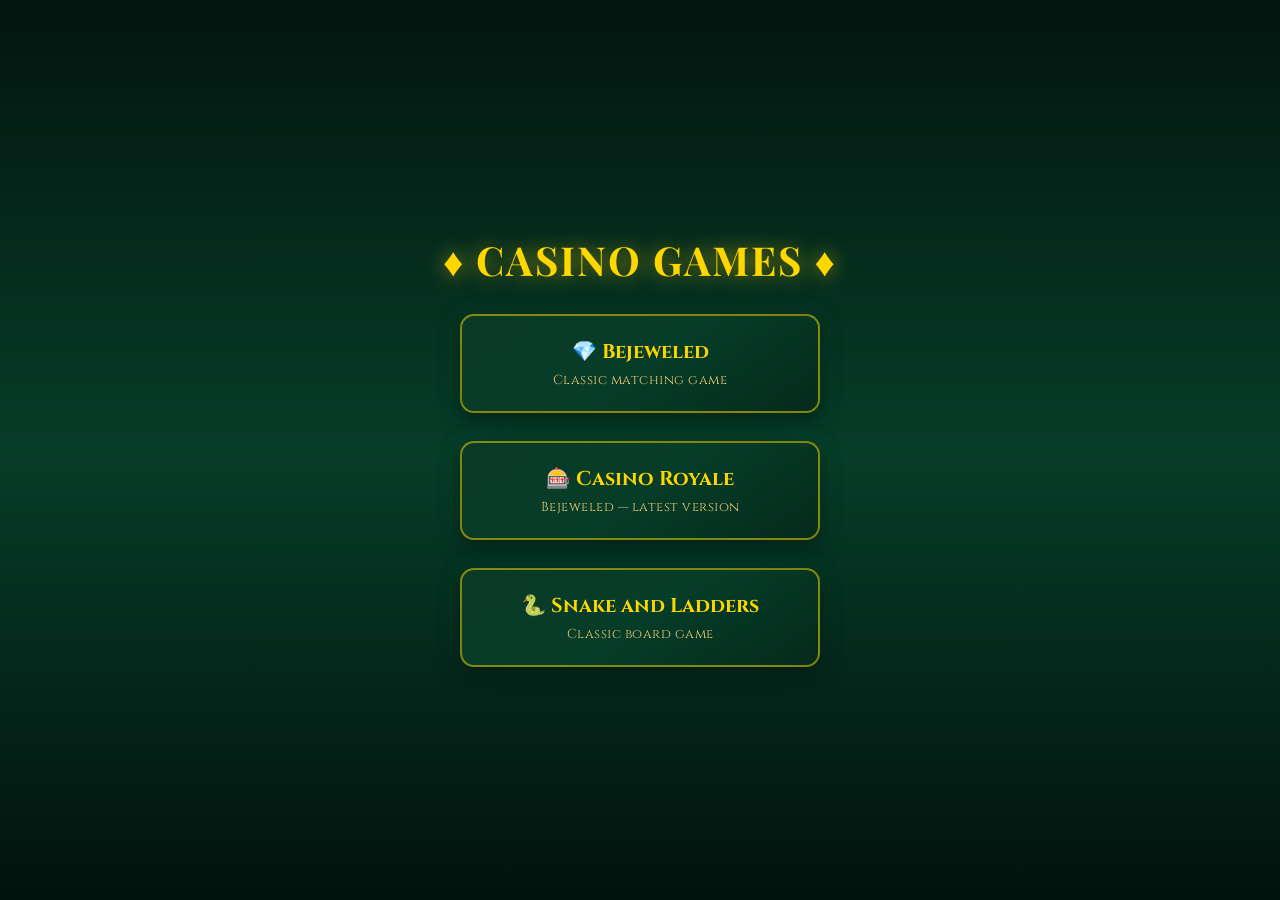
<file: games/index.html>
<!DOCTYPE html>
<html lang="en">
<head>
    <meta charset="UTF-8">
    <meta name="viewport" content="width=device-width, initial-scale=1.0">
    <title>Casino Games</title>
    <style>
        @import url('https://fonts.googleapis.com/css2?family=Cinzel:wght@400;700&family=Playfair+Display:wght@400;700&display=swap');

        * { box-sizing: border-box; }

        body {
            margin: 0;
            min-height: 100vh;
            display: flex;
            flex-direction: column;
            align-items: center;
            justify-content: center;
            gap: 28px;
            padding: 40px 16px;
            font-family: 'Cinzel', serif;
            color: #ffd700;
            background: linear-gradient(180deg, #03150e 0%, #063d29 50%, #02120c 100%);
        }

        h1 {
            font-family: 'Playfair Display', serif;
            font-size: clamp(24px, 6vw, 40px);
            letter-spacing: 2px;
            text-transform: uppercase;
            margin: 0;
            text-shadow: 0 0 20px rgba(255,215,0,0.6);
        }

        .card {
            display: block;
            width: min(360px, 90vw);
            padding: 22px 28px;
            border-radius: 14px;
            text-decoration: none;
            color: #ffd700;
            font-size: 20px;
            font-weight: bold;
            text-align: center;
            background: linear-gradient(145deg, #0a3a26 0%, #063d29 50%, #052a1c 100%);
            border: 2px solid rgba(255,215,0,0.5);
            box-shadow: 0 5px 20px rgba(0,0,0,0.6), 0 0 22px rgba(29,185,122,0.18);
            transition: transform 0.2s, box-shadow 0.2s;
        }
        .card:hover {
            transform: scale(1.03);
            box-shadow: 0 0 30px rgba(255,215,0,0.6);
        }
        .card span {
            display: block;
            margin-top: 6px;
            font-size: 13px;
            font-weight: normal;
            color: #e8c874;
            letter-spacing: 0.5px;
        }
    </style>
</head>
<body>
    <h1>♦ Casino Games ♦</h1>
    <a class="card" href="bejeweled.html">💎 Bejeweled<span>Classic matching game</span></a>
    <a class="card" href="bejeweled2.html">🎰 Casino Royale<span>Bejeweled — latest version</span></a>
    <a class="card" href="snake-and-ladders.html">🐍 Snake and Ladders<span>Classic board game</span></a>
</body>
</html>
</file>
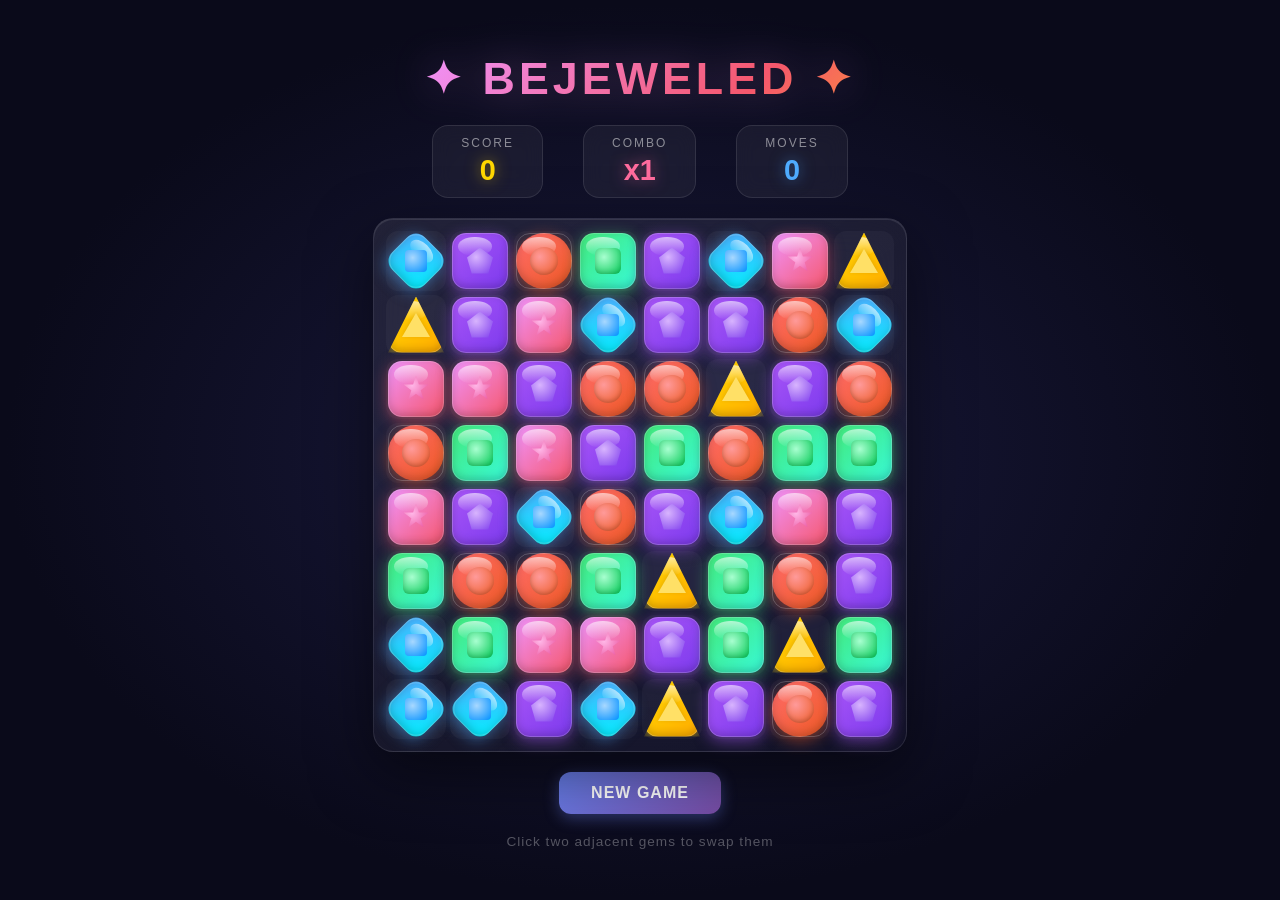
<file: games/Bejeweled.html>
<!DOCTYPE html>
<html lang="en">
<head>
    <meta charset="UTF-8">
    <meta name="viewport" content="width=device-width, initial-scale=1.0">
    <title>✨ Bejeweled ✨</title>
    <style>
        * { margin: 0; padding: 0; box-sizing: border-box; }

        body {
            min-height: 100vh;
            display: flex;
            flex-direction: column;
            align-items: center;
            justify-content: center;
            background: radial-gradient(ellipse at center, #1a1a3e 0%, #0a0a1a 70%);
            font-family: 'Segoe UI', Tahoma, Geneva, Verdana, sans-serif;
            overflow: hidden;
            user-select: none;
        }

        .stars {
            position: fixed;
            top: 0; left: 0; right: 0; bottom: 0;
            pointer-events: none;
            z-index: 0;
        }

        .star {
            position: absolute;
            width: 2px; height: 2px;
            background: white;
            border-radius: 50%;
            animation: twinkle var(--dur) ease-in-out infinite;
            opacity: 0;
        }

        @keyframes twinkle {
            0%, 100% { opacity: 0.1; }
            50% { opacity: 0.8; }
        }

        .game-container {
            position: relative;
            z-index: 1;
            display: flex;
            flex-direction: column;
            align-items: center;
            gap: 20px;
        }

        h1 {
            font-size: 2.8em;
            background: linear-gradient(135deg, #f093fb, #f5576c, #ffd200, #4facfe, #43e97b);
            background-size: 300% 300%;
            -webkit-background-clip: text;
            -webkit-text-fill-color: transparent;
            background-clip: text;
            animation: gradientShift 4s ease infinite;
            text-shadow: none;
            filter: drop-shadow(0 0 20px rgba(240, 147, 251, 0.3));
            letter-spacing: 4px;
        }

        @keyframes gradientShift {
            0% { background-position: 0% 50%; }
            50% { background-position: 100% 50%; }
            100% { background-position: 0% 50%; }
        }

        .score-board {
            display: flex;
            gap: 40px;
            align-items: center;
        }

        .score-box {
            text-align: center;
            background: rgba(255,255,255,0.05);
            border: 1px solid rgba(255,255,255,0.1);
            border-radius: 16px;
            padding: 10px 28px;
            backdrop-filter: blur(10px);
        }

        .score-box label {
            display: block;
            font-size: 0.75em;
            color: rgba(255,255,255,0.5);
            text-transform: uppercase;
            letter-spacing: 2px;
            margin-bottom: 4px;
        }

        .score-box .value {
            font-size: 1.8em;
            font-weight: 700;
            color: #fff;
            text-shadow: 0 0 15px rgba(255,255,255,0.3);
        }

        #score-value { color: #ffd700; text-shadow: 0 0 15px rgba(255,215,0,0.5); }
        #combo-value { color: #ff6b9d; text-shadow: 0 0 15px rgba(255,107,157,0.5); }
        #moves-value { color: #4facfe; text-shadow: 0 0 15px rgba(79,172,254,0.5); }

        .board-wrapper {
            position: relative;
            padding: 12px;
            background: linear-gradient(145deg, rgba(255,255,255,0.08), rgba(255,255,255,0.02));
            border-radius: 20px;
            border: 1px solid rgba(255,255,255,0.1);
            box-shadow: 0 20px 60px rgba(0,0,0,0.5), inset 0 1px 0 rgba(255,255,255,0.1);
            backdrop-filter: blur(20px);
        }

        .board {
            display: grid;
            grid-template-columns: repeat(8, 60px);
            grid-template-rows: repeat(8, 60px);
            gap: 4px;
            position: relative;
        }

        .cell {
            width: 60px;
            height: 60px;
            border-radius: 12px;
            background: rgba(255,255,255,0.03);
            position: relative;
        }

        .gem {
            position: absolute;
            width: 56px;
            height: 56px;
            border-radius: 14px;
            cursor: pointer;
            transition: transform 0.15s ease, box-shadow 0.15s ease, opacity 0.3s ease;
            display: flex;
            align-items: center;
            justify-content: center;
            z-index: 2;
        }

        .gem::before {
            content: '';
            position: absolute;
            top: 4px; left: 6px;
            width: 60%;
            height: 35%;
            background: linear-gradient(180deg, rgba(255,255,255,0.6) 0%, rgba(255,255,255,0) 100%);
            border-radius: 50%;
            pointer-events: none;
        }

        .gem::after {
            content: '';
            position: absolute;
            inset: 0;
            border-radius: 14px;
            border: 1px solid rgba(255,255,255,0.2);
            pointer-events: none;
        }

        .gem:hover {
            transform: scale(1.08);
            z-index: 10;
        }

        .gem.selected {
            transform: scale(1.12);
            z-index: 10;
            animation: pulse 0.8s ease-in-out infinite;
        }

        @keyframes pulse {
            0%, 100% { box-shadow: 0 0 15px rgba(255,255,255,0.4), 0 0 30px rgba(255,255,255,0.1); }
            50% { box-shadow: 0 0 25px rgba(255,255,255,0.7), 0 0 50px rgba(255,255,255,0.2); }
        }

        .gem.matched {
            animation: matchPop 0.4s ease forwards;
        }

        @keyframes matchPop {
            0% { transform: scale(1); opacity: 1; }
            50% { transform: scale(1.3); opacity: 0.8; }
            100% { transform: scale(0); opacity: 0; }
        }

        .gem.falling {
            transition: top 0.3s cubic-bezier(0.34, 1.56, 0.64, 1);
        }

        .gem.swapping {
            transition: left 0.25s ease-in-out, top 0.25s ease-in-out;
            z-index: 5;
        }

        .gem.entering {
            animation: gemEnter 0.4s cubic-bezier(0.34, 1.56, 0.64, 1) forwards;
        }

        @keyframes gemEnter {
            0% { transform: scale(0) rotate(180deg); opacity: 0; }
            100% { transform: scale(1) rotate(0deg); opacity: 1; }
        }

        /* Gem Types */
        .gem-0 {
            background: linear-gradient(135deg, #ff6b6b, #ee5a24);
            box-shadow: 0 4px 15px rgba(238,90,36,0.5), inset 0 -3px 8px rgba(0,0,0,0.2);
            border-radius: 50%;
        }
        .gem-0 .gem-shape {
            width: 28px; height: 28px;
            background: radial-gradient(circle at 35% 35%, #ff9a9a, #ee5a24);
            border-radius: 50%;
            box-shadow: inset 0 -2px 4px rgba(0,0,0,0.2);
        }

        .gem-1 {
            background: linear-gradient(135deg, #4facfe, #00f2fe);
            box-shadow: 0 4px 15px rgba(79,172,254,0.5), inset 0 -3px 8px rgba(0,0,0,0.2);
            border-radius: 12px;
            transform: rotate(45deg);
            width: 46px; height: 46px;
            margin: 5px;
        }
        .gem-1 .gem-shape {
            width: 22px; height: 22px;
            background: radial-gradient(circle at 35% 35%, #a8d8ff, #0090ff);
            border-radius: 4px;
            transform: rotate(-45deg);
        }

        .gem-2 {
            background: linear-gradient(135deg, #43e97b, #38f9d7);
            box-shadow: 0 4px 15px rgba(67,233,123,0.5), inset 0 -3px 8px rgba(0,0,0,0.2);
            border-radius: 14px;
        }
        .gem-2 .gem-shape {
            width: 26px; height: 26px;
            background: radial-gradient(circle at 35% 35%, #a8ffd0, #00c853);
            border-radius: 6px;
            box-shadow: inset 0 -2px 4px rgba(0,0,0,0.15);
        }

        .gem-3 {
            background: linear-gradient(135deg, #ffd700, #ffaa00);
            box-shadow: 0 4px 15px rgba(255,215,0,0.5), inset 0 -3px 8px rgba(0,0,0,0.2);
            border-radius: 14px;
            clip-path: polygon(50% 0%, 100% 100%, 0% 100%);
        }
        .gem-3 .gem-shape {
            width: 0; height: 0;
            border-left: 14px solid transparent;
            border-right: 14px solid transparent;
            border-bottom: 24px solid #ffe066;
            filter: drop-shadow(0 -1px 2px rgba(0,0,0,0.1));
        }

        .gem-4 {
            background: linear-gradient(135deg, #a855f7, #7c3aed);
            box-shadow: 0 4px 15px rgba(168,85,247,0.5), inset 0 -3px 8px rgba(0,0,0,0.2);
            border-radius: 14px;
        }
        .gem-4 .gem-shape {
            width: 26px; height: 26px;
            background: radial-gradient(circle at 35% 35%, #d8b4fe, #7c3aed);
            clip-path: polygon(50% 0%, 100% 38%, 82% 100%, 18% 100%, 0% 38%);
        }

        .gem-5 {
            background: linear-gradient(135deg, #f093fb, #f5576c);
            box-shadow: 0 4px 15px rgba(245,87,108,0.5), inset 0 -3px 8px rgba(0,0,0,0.2);
            border-radius: 14px;
        }
        .gem-5 .gem-shape {
            width: 26px; height: 26px;
            background: radial-gradient(circle at 35% 35%, #ffb8e8, #e84393);
            clip-path: polygon(50% 0%, 61% 35%, 98% 35%, 68% 57%, 79% 91%, 50% 70%, 21% 91%, 32% 57%, 2% 35%, 39% 35%);
        }

        .gem-shape {
            position: relative;
            z-index: 1;
        }

        .combo-text {
            position: fixed;
            font-size: 2em;
            font-weight: 900;
            color: #ffd700;
            text-shadow: 0 0 20px rgba(255,215,0,0.8), 0 0 40px rgba(255,215,0,0.4);
            pointer-events: none;
            z-index: 100;
            animation: comboFloat 1s ease-out forwards;
        }

        @keyframes comboFloat {
            0% { transform: scale(0.5) translateY(0); opacity: 1; }
            100% { transform: scale(1.5) translateY(-80px); opacity: 0; }
        }

        .particle {
            position: absolute;
            width: 6px;
            height: 6px;
            border-radius: 50%;
            pointer-events: none;
            z-index: 50;
            animation: particleFly 0.6s ease-out forwards;
        }

        @keyframes particleFly {
            0% { transform: translate(0,0) scale(1); opacity: 1; }
            100% { transform: translate(var(--tx), var(--ty)) scale(0); opacity: 0; }
        }

        .btn {
            padding: 12px 32px;
            font-size: 1em;
            font-weight: 600;
            color: white;
            background: linear-gradient(135deg, #667eea, #764ba2);
            border: none;
            border-radius: 12px;
            cursor: pointer;
            letter-spacing: 1px;
            text-transform: uppercase;
            transition: all 0.3s ease;
            box-shadow: 0 4px 15px rgba(102,126,234,0.4);
        }

        .btn:hover {
            transform: translateY(-2px);
            box-shadow: 0 6px 25px rgba(102,126,234,0.6);
        }

        .btn:active { transform: translateY(0); }

        .hint {
            color: rgba(255,255,255,0.3);
            font-size: 0.85em;
            letter-spacing: 1px;
        }

        .no-moves-overlay {
            position: absolute;
            inset: 0;
            background: rgba(0,0,0,0.7);
            border-radius: 20px;
            display: flex;
            flex-direction: column;
            align-items: center;
            justify-content: center;
            gap: 16px;
            z-index: 200;
            backdrop-filter: blur(5px);
        }

        .no-moves-overlay h2 {
            color: #ffd700;
            font-size: 1.8em;
        }

        .no-moves-overlay p {
            color: rgba(255,255,255,0.7);
        }
    </style>
</head>
<body>

<div class="stars" id="stars"></div>

<div class="game-container">
    <h1>✦ BEJEWELED ✦</h1>

    <div class="score-board">
        <div class="score-box">
            <label>Score</label>
            <div class="value" id="score-value">0</div>
        </div>
        <div class="score-box">
            <label>Combo</label>
            <div class="value" id="combo-value">x1</div>
        </div>
        <div class="score-box">
            <label>Moves</label>
            <div class="value" id="moves-value">0</div>
        </div>
    </div>

    <div class="board-wrapper">
        <div class="board" id="board"></div>
    </div>

    <button class="btn" onclick="initGame()">New Game</button>
    <div class="hint">Click two adjacent gems to swap them</div>
</div>

<script>
    const ROWS = 8, COLS = 8, GEM_TYPES = 6;
    const CELL_SIZE = 64;

    let grid = [];
    let gemElements = [];
    let selectedGem = null;
    let isAnimating = false;
    let score = 0;
    let moves = 0;
    let combo = 0;

    const boardEl = document.getElementById('board');
    const scoreEl = document.getElementById('score-value');
    const comboEl = document.getElementById('combo-value');
    const movesEl = document.getElementById('moves-value');

    // Create stars background
    (function createStars() {
        const container = document.getElementById('stars');
        for (let i = 0; i < 100; i++) {
            const star = document.createElement('div');
            star.className = 'star';
            star.style.left = Math.random() * 100 + '%';
            star.style.top = Math.random() * 100 + '%';
            star.style.setProperty('--dur', (2 + Math.random() * 4) + 's');
            star.style.animationDelay = Math.random() * 4 + 's';
            star.style.width = star.style.height = (1 + Math.random() * 2) + 'px';
            container.appendChild(star);
        }
    })();

    function randomGemType() {
        return Math.floor(Math.random() * GEM_TYPES);
    }

    function initGame() {
        const overlay = document.querySelector('.no-moves-overlay');
        if (overlay) overlay.remove();

        score = 0; moves = 0; combo = 0;
        selectedGem = null;
        isAnimating = false;
        updateScore();

        boardEl.innerHTML = '';
        grid = [];
        gemElements = [];

        for (let r = 0; r < ROWS; r++) {
            for (let c = 0; c < COLS; c++) {
                const cell = document.createElement('div');
                cell.className = 'cell';
                boardEl.appendChild(cell);
            }
        }

        for (let r = 0; r < ROWS; r++) {
            grid[r] = [];
            gemElements[r] = [];
            for (let c = 0; c < COLS; c++) {
                let type;
                do {
                    type = randomGemType();
                } while (
                    (c >= 2 && grid[r][c-1] === type && grid[r][c-2] === type) ||
                    (r >= 2 && grid[r-1][c] === type && grid[r-2][c] === type)
                    );
                grid[r][c] = type;
                createGemElement(r, c, type);
            }
        }
    }

    function createGemElement(row, col, type) {
        const gem = document.createElement('div');
        gem.className = `gem gem-${type} entering`;
        gem.dataset.row = row;
        gem.dataset.col = col;

        const shape = document.createElement('div');
        shape.className = 'gem-shape';
        gem.appendChild(shape);

        gem.style.left = (col * CELL_SIZE + 2) + 'px';
        gem.style.top = (row * CELL_SIZE + 2) + 'px';

        boardEl.appendChild(gem);
        gemElements[row][col] = gem;

        setTimeout(() => gem.classList.remove('entering'), 400);
    }

    // Event Delegation: Fixes stale closure bug
    boardEl.addEventListener('click', (e) => {
        const gem = e.target.closest('.gem');
        if (!gem) return;
        const row = parseInt(gem.dataset.row);
        const col = parseInt(gem.dataset.col);
        onGemClick(row, col);
    });

    function onGemClick(row, col) {
        if (isAnimating) return;

        const clicked = { row, col };

        if (!selectedGem) {
            selectedGem = clicked;
            gemElements[row][col].classList.add('selected');
        } else {
            const prev = selectedGem;
            gemElements[prev.row][prev.col].classList.remove('selected');

            const dr = Math.abs(prev.row - row);
            const dc = Math.abs(prev.col - col);

            if ((dr === 1 && dc === 0) || (dr === 0 && dc === 1)) {
                trySwap(prev.row, prev.col, row, col);
            } else {
                selectedGem = clicked;
                gemElements[row][col].classList.add('selected');
                return;
            }
            selectedGem = null;
        }
    }

    async function trySwap(r1, c1, r2, c2) {
        isAnimating = true;

        await animateSwap(r1, c1, r2, c2);
        swapData(r1, c1, r2, c2);

        const matches = findAllMatches();

        if (matches.length > 0) {
            moves++;
            combo = 0;
            updateScore();
            await processMatches();
        } else {
            await animateSwap(r1, c1, r2, c2);
            swapData(r1, c1, r2, c2);
        }

        if (!hasPossibleMoves()) {
            showNoMoves();
        }

        isAnimating = false;
    }

    function swapData(r1, c1, r2, c2) {
        [grid[r1][c1], grid[r2][c2]] = [grid[r2][c2], grid[r1][c1]];
        [gemElements[r1][c1], gemElements[r2][c2]] = [gemElements[r2][c2], gemElements[r1][c1]];

        if (gemElements[r1][c1]) {
            gemElements[r1][c1].dataset.row = r1;
            gemElements[r1][c1].dataset.col = c1;
        }
        if (gemElements[r2][c2]) {
            gemElements[r2][c2].dataset.row = r2;
            gemElements[r2][c2].dataset.col = c2;
        }
    }

    function animateSwap(r1, c1, r2, c2) {
        return new Promise(resolve => {
            const gem1 = gemElements[r1][c1];
            const gem2 = gemElements[r2][c2];

            if (!gem1 || !gem2) { resolve(); return; }

            gem1.classList.add('swapping');
            gem2.classList.add('swapping');

            const tempLeft1 = gem1.style.left;
            const tempTop1 = gem1.style.top;
            const tempLeft2 = gem2.style.left;
            const tempTop2 = gem2.style.top;

            gem1.style.left = tempLeft2;
            gem1.style.top = tempTop2;
            gem2.style.left = tempLeft1;
            gem2.style.top = tempTop1;

            setTimeout(() => {
                gem1.classList.remove('swapping');
                gem2.classList.remove('swapping');
                resolve();
            }, 260);
        });
    }

    function findAllMatches() {
        const matched = new Set();

        for (let r = 0; r < ROWS; r++) {
            for (let c = 0; c < COLS - 2; c++) {
                const type = grid[r][c];
                if (type === -1) continue;
                let len = 1;
                while (c + len < COLS && grid[r][c + len] === type) len++;
                if (len >= 3) {
                    for (let i = 0; i < len; i++) matched.add(r * COLS + c + i);
                }
            }
        }

        for (let c = 0; c < COLS; c++) {
            for (let r = 0; r < ROWS - 2; r++) {
                const type = grid[r][c];
                if (type === -1) continue;
                let len = 1;
                while (r + len < ROWS && grid[r + len][c] === type) len++;
                if (len >= 3) {
                    for (let i = 0; i < len; i++) matched.add((r + i) * COLS + c);
                }
            }
        }

        return [...matched].map(idx => ({ row: Math.floor(idx / COLS), col: idx % COLS }));
    }

    async function processMatches() {
        let matches = findAllMatches();

        while (matches.length > 0) {
            combo++;
            updateScore();

            if (combo > 1) showComboText(combo);

            const points = matches.length * 10 * combo;
            score += points;
            updateScore();

            for (const m of matches) {
                const gem = gemElements[m.row][m.col];
                if (gem) {
                    gem.classList.add('matched');
                    spawnParticles(m.row, m.col, grid[m.row][m.col]);
                }
            }

            await sleep(400);

            for (const m of matches) {
                const gem = gemElements[m.row][m.col];
                if (gem) gem.remove();
                grid[m.row][m.col] = -1;
                gemElements[m.row][m.col] = null;
            }

            await dropGems();
            await fillNewGems();
            matches = findAllMatches();
        }
    }

    async function dropGems() {
        let moved = false;

        for (let c = 0; c < COLS; c++) {
            let emptyRow = ROWS - 1;
            for (let r = ROWS - 1; r >= 0; r--) {
                if (grid[r][c] !== -1) {
                    if (r !== emptyRow) {
                        grid[emptyRow][c] = grid[r][c];
                        grid[r][c] = -1;
                        gemElements[emptyRow][c] = gemElements[r][c];
                        gemElements[r][c] = null;

                        const gem = gemElements[emptyRow][c];
                        gem.dataset.row = emptyRow;
                        gem.dataset.col = c;
                        gem.classList.add('falling');
                        gem.style.top = (emptyRow * CELL_SIZE + 2) + 'px';
                        moved = true;
                    }
                    emptyRow--;
                }
            }
        }

        if (moved) await sleep(320);
    }

    async function fillNewGems() {
        let filled = false;

        for (let c = 0; c < COLS; c++) {
            let count = 0;
            for (let r = 0; r < ROWS; r++) {
                if (grid[r][c] === -1) count++;
                else break;
            }

            for (let i = 0; i < count; i++) {
                const row = i;
                const type = randomGemType();
                grid[row][c] = type;

                const gem = document.createElement('div');
                gem.className = `gem gem-${type} entering`;
                gem.dataset.row = row;
                gem.dataset.col = c;

                const shape = document.createElement('div');
                shape.className = 'gem-shape';
                gem.appendChild(shape);

                const startTop = -CELL_SIZE * (count - i);
                gem.style.left = (c * CELL_SIZE + 2) + 'px';
                gem.style.top = (row * CELL_SIZE + 2) + 'px';
                gem.style.animation = 'none';
                gem.style.opacity = '0';
                gem.style.transform = 'scale(0) rotate(180deg)';

                boardEl.appendChild(gem);
                gemElements[row][c] = gem;

                requestAnimationFrame(() => {
                    gem.style.transition = 'opacity 0.3s ease, transform 0.4s cubic-bezier(0.34,1.56,0.64,1)';
                    gem.style.opacity = '1';
                    gem.style.transform = 'scale(1) rotate(0deg)';
                });

                filled = true;
            }
        }

        if (filled) await sleep(420);
    }

    function spawnParticles(row, col, type) {
        const colors = [
            ['#ff6b6b','#ee5a24'],
            ['#4facfe','#00f2fe'],
            ['#43e97b','#38f9d7'],
            ['#ffd700','#ffaa00'],
            ['#a855f7','#7c3aed'],
            ['#f093fb','#f5576c']
        ];

        const [c1, c2] = colors[type] || colors[0];

        for (let i = 0; i < 8; i++) {
            const p = document.createElement('div');
            p.className = 'particle';
            const angle = (Math.PI * 2 / 8) * i + Math.random() * 0.5;
            const dist = 30 + Math.random() * 40;
            p.style.setProperty('--tx', Math.cos(angle) * dist + 'px');
            p.style.setProperty('--ty', Math.sin(angle) * dist + 'px');
            p.style.left = (col * CELL_SIZE + 30) + 'px';
            p.style.top = (row * CELL_SIZE + 30) + 'px';
            p.style.background = Math.random() > 0.5 ? c1 : c2;
            p.style.boxShadow = `0 0 6px ${c1}`;
            boardEl.appendChild(p);
            setTimeout(() => p.remove(), 600);
        }
    }

    function showComboText(c) {
        const el = document.createElement('div');
        el.className = 'combo-text';
        const texts = ['', '', 'DOUBLE!', 'TRIPLE!', 'QUAD!', 'AMAZING!', 'INCREDIBLE!', 'LEGENDARY!'];
        el.textContent = c < texts.length ? texts[c] : `x${c} COMBO!`;
        el.style.left = '50%';
        el.style.top = '45%';
        el.style.transform = 'translate(-50%, -50%)';
        document.body.appendChild(el);
        setTimeout(() => el.remove(), 1000);
    }

    function updateScore() {
        scoreEl.textContent = score.toLocaleString();
        comboEl.textContent = combo > 0 ? `x${combo}` : 'x1';
        movesEl.textContent = moves;
    }

    function hasPossibleMoves() {
        for (let r = 0; r < ROWS; r++) {
            for (let c = 0; c < COLS; c++) {
                if (c < COLS - 1) {
                    swapData(r, c, r, c + 1);
                    if (findAllMatches().length > 0) {
                        swapData(r, c, r, c + 1);
                        return true;
                    }
                    swapData(r, c, r, c + 1);
                }
                if (r < ROWS - 1) {
                    swapData(r, c, r + 1, c);
                    if (findAllMatches().length > 0) {
                        swapData(r, c, r + 1, c);
                        return true;
                    }
                    swapData(r, c, r + 1, c);
                }
            }
        }
        return false;
    }

    function showNoMoves() {
        const overlay = document.createElement('div');
        overlay.className = 'no-moves-overlay';
        overlay.innerHTML = `
    <h2>🎉 No Moves Left!</h2>
    <p>Final Score: ${score.toLocaleString()}</p>
    <button class="btn" onclick="this.parentElement.remove(); initGame();">Play Again</button>
  `;
        document.querySelector('.board-wrapper').appendChild(overlay);
    }

    function sleep(ms) {
        return new Promise(resolve => setTimeout(resolve, ms));
    }

    initGame();
</script>
</body>
</html>
</file>
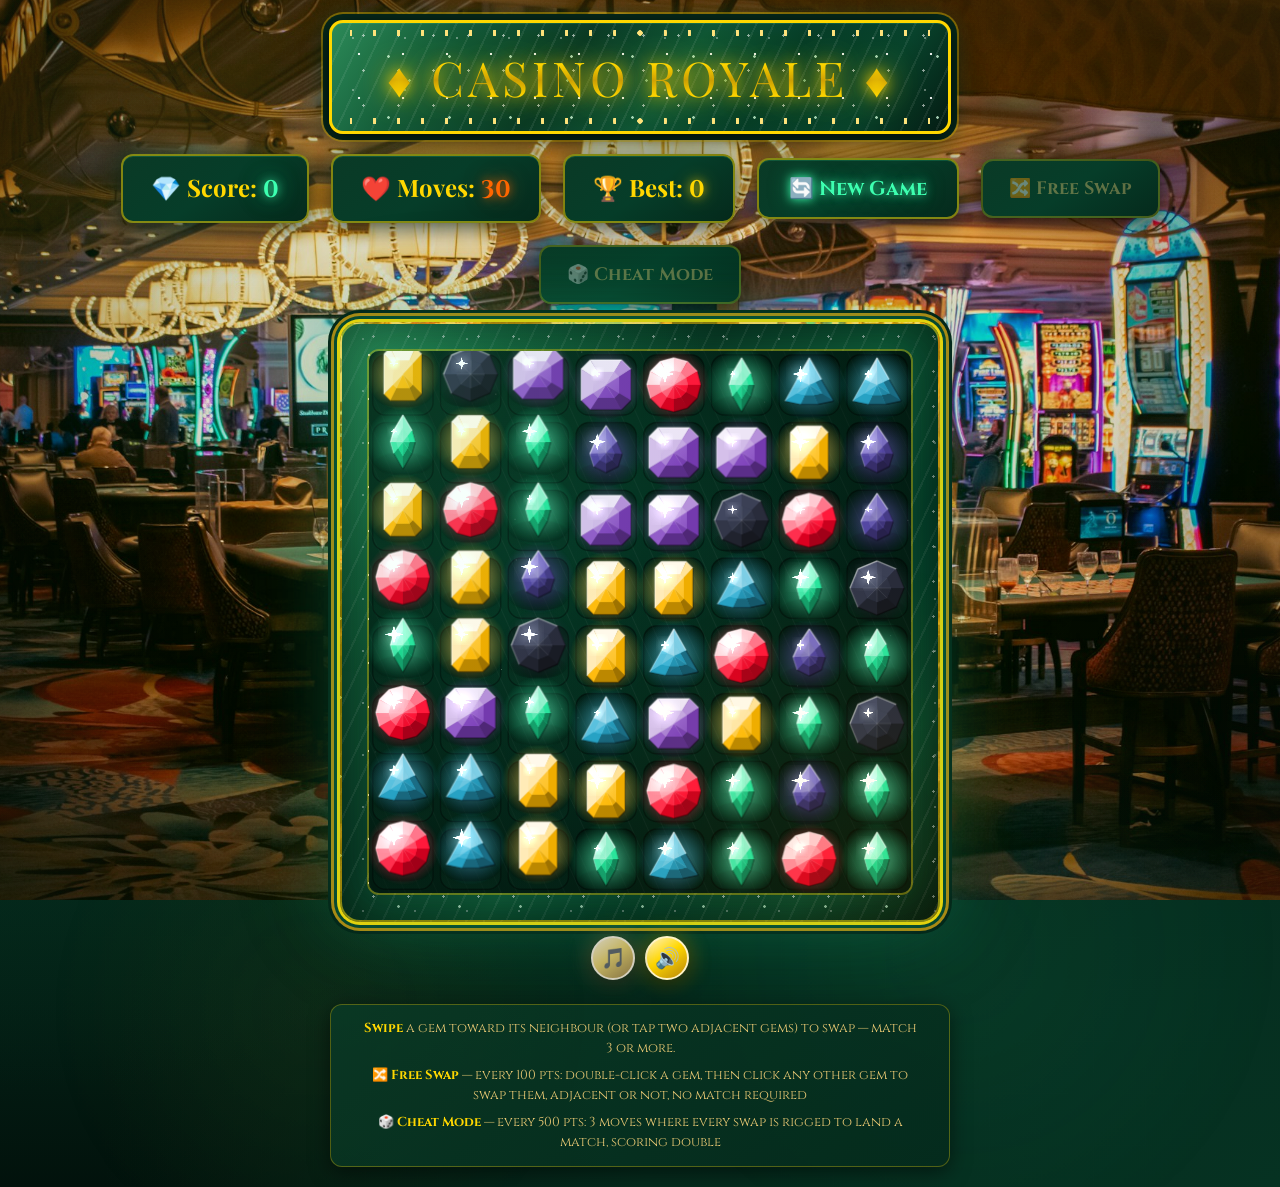
<file: games/bejeweled2.html>
<!DOCTYPE html>
<html lang="en">
<head>
    <meta charset="UTF-8">
    <meta name="viewport" content="width=device-width, initial-scale=1.0, viewport-fit=cover">
    <meta name="theme-color" content="#03150e">
    <title>Casino Bejeweled</title>
    <link rel="preconnect" href="https://fonts.googleapis.com">
    <link rel="preconnect" href="https://fonts.gstatic.com" crossorigin>
    <link href="https://fonts.googleapis.com/css2?family=Cinzel:wght@400;700&family=Playfair+Display:wght@400;700&display=swap" rel="stylesheet">
    <style>
        *, *::before, *::after { box-sizing: border-box; }

        :root {
            --emerald-deep: #041b12;
            --emerald-mid: #0a3a26;
            --emerald-bright: #1db97a;
            --emerald-glow: #3dffb0;
            --gold: #ffd700;
            --gold-soft: #e8c874;

            /* Brushed-metal emerald with scattered metal-flake sparkle —
               reused on the header plaque, board frame and panels. */
            --metal-bg-image:
                repeating-linear-gradient(115deg, rgba(255,255,255,0.07) 0px, rgba(255,255,255,0.07) 2px, transparent 2px, transparent 16px),
                radial-gradient(circle, rgba(255,255,255,0.9) 0 1px, transparent 1.6px),
                radial-gradient(circle, rgba(210,255,225,0.75) 0 1px, transparent 1.6px),
                radial-gradient(circle, rgba(255,255,255,0.55) 0 1px, transparent 1.3px),
                radial-gradient(circle, rgba(190,255,215,0.55) 0 1px, transparent 1.5px),
                radial-gradient(circle, rgba(255,255,255,0.35) 0 1px, transparent 1.2px),
                linear-gradient(125deg, #2c8a58 0%, #145c39 18%, #0a3a26 38%, #0f5636 55%, #063d29 70%, #08432c 85%, #041b12 100%);
            --metal-bg-size: 100% 100%, 44px 44px, 61px 61px, 35px 35px, 79px 79px, 52px 52px, 100% 100%;
            --metal-bg-position: 0 0, 5px 9px, 26px 3px, 14px 30px, 38px 18px, 47px 41px, 0 0;
            --metal-bg-repeat: repeat, repeat, repeat, repeat, repeat, repeat, no-repeat;
        }

        body {
            background:
                radial-gradient(ellipse at 50% -10%, rgba(29,185,122,0.22) 0%, transparent 55%),
                radial-gradient(ellipse at top left, #063222 0%, #052a1c 35%, transparent 65%),
                radial-gradient(ellipse at bottom right, #063222 0%, #052a1c 35%, transparent 65%),
                linear-gradient(180deg, #03150e 0%, #063d29 50%, #02120c 100%);
            color: var(--gold);
            display: flex;
            flex-direction: column;
            align-items: center;
            justify-content: center;
            min-height: 100vh;
            margin: 0;
            padding: 20px 12px calc(20px + env(safe-area-inset-bottom));
            font-family: 'Cinzel', serif;
            overflow-x: hidden;
            position: relative;
        }

        /* Casino interior scene sitting behind the game */
        .casino-backdrop {
            position: fixed;
            inset: 0;
            width: 100%;
            height: 100%;
            z-index: -2;
            pointer-events: none;
            overflow: hidden;
        }

        .casino-backdrop img {
            width: 100%;
            height: 100%;
            object-fit: cover;
            display: block;
            transform: scale(1.04);
        }

        /* Soft neutral vignette purely for text contrast — no colour cast */
        .casino-backdrop::after {
            content: '';
            position: absolute;
            inset: 0;
            background:
                radial-gradient(ellipse at center, transparent 48%, rgba(0,0,0,0.16) 85%),
                linear-gradient(180deg, rgba(0,0,0,0.05) 0%, rgba(0,0,0,0.14) 100%);
        }

        /* Light vignette so the game panel reads on top of the photo */
        body::before {
            content: '';
            position: fixed;
            inset: 0;
            z-index: -1;
            background:
                radial-gradient(ellipse at center, transparent 50%, rgba(2,18,12,0.16) 82%, rgba(2,18,12,0.32) 100%);
            pointer-events: none;
        }

        /* Subtle drifting emerald/gold light halos — desktop only, phones keep the
           scene static so the GPU is spent on the game, not the wallpaper */
        @media (hover: hover) and (prefers-reduced-motion: no-preference) {
            body::after {
                content: '';
                position: absolute;
                inset: 0;
                background:
                    radial-gradient(circle at 15% 20%, rgba(61,255,176,0.06) 0%, transparent 22%),
                    radial-gradient(circle at 85% 25%, rgba(255,215,0,0.04) 0%, transparent 20%),
                    radial-gradient(circle at 75% 80%, rgba(61,255,176,0.06) 0%, transparent 24%),
                    radial-gradient(circle at 25% 85%, rgba(255,215,0,0.04) 0%, transparent 20%);
                pointer-events: none;
                animation: bgPulse 9s ease-in-out infinite;
                will-change: opacity, transform;
            }
        }

        @keyframes bgPulse {
            0%, 100% { opacity: 0.55; transform: scale(1); }
            50% { opacity: 1; transform: scale(1.04); }
        }

        .title-plaque {
            position: relative;
            z-index: 1;
            margin-bottom: 20px;
            padding: clamp(14px, 3.5vw, 22px) clamp(20px, 8vw, 55px);
            max-width: 94vw;
            border-radius: 14px;
            background-image: var(--metal-bg-image);
            background-size: var(--metal-bg-size);
            background-position: var(--metal-bg-position);
            background-repeat: var(--metal-bg-repeat);
            border: 3px solid var(--gold);
            box-shadow:
                0 5px 24px rgba(0,0,0,0.75),
                inset 0 1px 0 rgba(61,255,176,0.15),
                0 0 0 6px #052a1c,
                0 0 0 8px rgba(255,215,0,0.4),
                0 0 30px rgba(29,185,122,0.25);
        }

        /* Chasing marquee bulbs along the top & bottom edges, like a Vegas sign.
           Bulbs are always visible; the chase animation runs on desktop only. */
        .title-plaque::before,
        .title-plaque::after {
            content: '';
            position: absolute;
            left: 18px;
            right: 18px;
            height: 6px;
            background-image: repeating-radial-gradient(circle, #ffe27a 0 2.5px, transparent 3px 24px);
            background-repeat: repeat-x;
        }
        .title-plaque::before { top: 7px; }
        .title-plaque::after { bottom: 7px; }

        @media (hover: hover) and (prefers-reduced-motion: no-preference) {
            .title-plaque::before,
            .title-plaque::after {
                will-change: background-position;
                animation: marqueeChase 1.1s linear infinite;
            }
            .title-plaque::after { animation-direction: reverse; }
        }

        @keyframes marqueeChase {
            from { background-position: 0 0; }
            to { background-position: 24px 0; }
        }

        #casino-title {
            font-family: 'Playfair Display', serif;
            font-size: clamp(16px, 6vw, 48px);
            letter-spacing: clamp(1px, 0.6vw, 4px);
            text-transform: uppercase;
            text-align: center;
            background:
                linear-gradient(180deg, #fff8dc 0%, var(--gold) 30%, #b8860b 55%, var(--gold) 80%, #daa520 100%);
            -webkit-background-clip: text;
            -webkit-text-fill-color: transparent;
            background-clip: text;
            text-shadow:
                0 0 15px rgba(255,215,0,0.9),
                0 0 30px rgba(255,215,0,0.6),
                0 0 45px rgba(255,215,0,0.4);
        }

        #game-container {
            position: relative;
            z-index: 1;
            user-select: none;
            -webkit-user-select: none;
            width: min(600px, 92vw);
            padding: clamp(10px, 3vw, 25px);
            background-image: var(--metal-bg-image);
            background-size: var(--metal-bg-size);
            background-position: var(--metal-bg-position);
            background-repeat: var(--metal-bg-repeat);
            border-radius: 20px;
            box-shadow:
                0 0 70px rgba(29,185,122,0.25),
                0 0 120px rgba(29,185,122,0.15),
                inset 0 0 50px rgba(0,20,10,0.6),
                0 0 0 3px var(--gold),
                0 0 0 6px #063d29,
                0 0 0 9px #b8860b,
                0 0 0 12px #041b12;
            border: 2px solid rgba(255,215,0,0.5);
        }

        #game-container::before {
            content: '';
            position: absolute;
            inset: 0;
            background:
                radial-gradient(ellipse at 12% 10%, rgba(61,255,176,0.08) 0%, transparent 40%),
                radial-gradient(ellipse at 88% 90%, rgba(255,215,0,0.06) 0%, transparent 40%);
            pointer-events: none;
            border-radius: 18px;
        }

        canvas {
            display: block;
            width: 100%;
            aspect-ratio: 1 / 1;
            border-radius: 12px;
            cursor: pointer;
            touch-action: none;
            border: 2px solid rgba(255,215,0,0.35);
            box-shadow:
                inset 0 0 40px rgba(29,185,122,0.15),
                0 0 40px rgba(29,185,122,0.10);
        }

        .ui {
            display: flex;
            flex-wrap: wrap;
            justify-content: center;
            gap: clamp(8px, 2vw, 22px);
            margin-bottom: 18px;
            max-width: 94vw;
            position: relative;
            z-index: 1;
            align-items: center;
            font-family: 'Playfair Display', serif;
            font-size: clamp(14px, 2.6vw, 24px);
            font-weight: bold;
        }

        #sound-toggle, #music-toggle {
            background: linear-gradient(145deg, #fff3c4 0%, #ffd700 45%, #b8860b 100%);
            border: 2px solid #fff3c4;
            border-radius: 50%;
            width: 44px;
            height: 44px;
            font-size: 20px;
            cursor: pointer;
            color: #2a1c00;
            box-shadow: 0 5px 20px rgba(0,0,0,0.6), 0 0 22px rgba(255,215,0,0.45);
            transition: transform 0.2s, box-shadow 0.2s;
            -webkit-tap-highlight-color: transparent;
        }
        #sound-toggle:hover, #music-toggle:hover {
            transform: scale(1.1);
            box-shadow: 0 0 34px rgba(255,215,0,0.85);
        }
        /* "Off" state stays gold but desaturated/dimmed so the icon still reads clearly
           against the busy photo backdrop, instead of fading into it. */
        #sound-toggle.muted, #music-toggle.muted {
            filter: grayscale(0.55) brightness(0.85);
        }

        .sound-controls {
            display: flex;
            justify-content: center;
            gap: 10px;
            margin-top: 14px;
            position: relative;
            z-index: 1;
        }

        .new-game-btn {
            background:
                linear-gradient(145deg, #0a3a26 0%, #063d29 50%, #052a1c 100%),
                repeating-linear-gradient(
                    45deg,
                    transparent,
                    transparent 10px,
                    rgba(255,215,0,0.03) 10px,
                    rgba(255,215,0,0.03) 11px
                );
            padding: clamp(10px, 2.5vw, 15px) clamp(16px, 4vw, 30px);
            border-radius: 12px;
            border: 2px solid rgba(255,215,0,0.5);
            box-shadow:
                0 5px 20px rgba(0,0,0,0.6),
                inset 0 1px 0 rgba(61,255,176,0.15),
                0 0 22px rgba(29,185,122,0.18);
            font-family: 'Cinzel', serif;
            font-size: clamp(14px, 3vw, 20px);
            font-weight: bold;
            color: var(--emerald-glow);
            text-shadow:
                0 0 10px rgba(61,255,176,0.9),
                0 0 20px rgba(29,185,122,0.6);
            cursor: pointer;
            transition: transform 0.2s, box-shadow 0.2s;
            -webkit-tap-highlight-color: transparent;
        }
        .new-game-btn:hover {
            transform: scale(1.05);
            box-shadow:
                0 5px 20px rgba(0,0,0,0.6),
                0 0 30px rgba(61,255,176,0.7);
        }
        .new-game-btn:active { transform: scale(0.96); }

        /* Status pill for the free "swap any gem" bonus — dim until earned, glows gold
           when ready, and switches to orange while a gem is armed for the wildcard swap. */
        .free-swap-btn {
            background:
                linear-gradient(145deg, #0a3a26 0%, #063d29 50%, #052a1c 100%),
                repeating-linear-gradient(
                    45deg,
                    transparent,
                    transparent 10px,
                    rgba(255,215,0,0.03) 10px,
                    rgba(255,215,0,0.03) 11px
                );
            padding: clamp(10px, 2.5vw, 15px) clamp(14px, 3.5vw, 26px);
            border-radius: 12px;
            border: 2px solid rgba(255,215,0,0.25);
            box-shadow: 0 5px 20px rgba(0,0,0,0.6);
            font-family: 'Cinzel', serif;
            font-size: clamp(13px, 2.8vw, 18px);
            font-weight: bold;
            color: rgba(232,200,116,0.4);
            cursor: default;
            white-space: nowrap;
            transition: transform 0.2s, box-shadow 0.2s, color 0.2s, border-color 0.2s;
        }
        .free-swap-btn.ready {
            border-color: var(--gold);
            color: var(--gold);
            animation: freeSwapGlow 1.6s ease-in-out infinite;
        }
        .free-swap-btn.active {
            border-color: #ff8c00;
            color: #ff8c00;
            box-shadow: 0 5px 20px rgba(0,0,0,0.6), 0 0 28px rgba(255,140,0,0.8);
            animation: none;
        }
        @keyframes freeSwapGlow {
            0%, 100% { box-shadow: 0 5px 20px rgba(0,0,0,0.6), 0 0 16px rgba(255,215,0,0.35); }
            50% { box-shadow: 0 5px 20px rgba(0,0,0,0.6), 0 0 30px rgba(255,215,0,0.8); }
        }

        /* Cheat Mode status pill — the house is rigging the reels in your favour */
        .cheat-status.active {
            border-color: #ff3c3c;
            color: #ffdca0;
            animation: cheatPillFlash 0.7s ease-in-out infinite;
        }
        @keyframes cheatPillFlash {
            0%, 100% { box-shadow: 0 5px 20px rgba(0,0,0,0.6), 0 0 16px rgba(255,60,60,0.5); border-color: #ff3c3c; }
            50% { box-shadow: 0 5px 20px rgba(0,0,0,0.6), 0 0 30px rgba(255,215,0,0.85); border-color: var(--gold); }
        }

        /* Board flashes red/gold like jackpot lights while Cheat Mode is active */
        @keyframes cheatBoardFlash {
            0%, 100% { box-shadow:
                0 0 70px rgba(29,185,122,0.25), 0 0 120px rgba(29,185,122,0.15),
                inset 0 0 50px rgba(0,20,10,0.6), 0 0 0 3px #ff3c3c,
                0 0 0 6px #063d29, 0 0 0 9px var(--gold), 0 0 0 12px #041b12; }
            50% { box-shadow:
                0 0 90px rgba(255,60,60,0.45), 0 0 140px rgba(255,215,0,0.3),
                inset 0 0 50px rgba(0,20,10,0.6), 0 0 0 3px var(--gold),
                0 0 0 6px #063d29, 0 0 0 9px #ff3c3c, 0 0 0 12px #041b12; }
        }
        #game-container.cheat-active { animation: cheatBoardFlash 0.6s ease-in-out infinite; }

        #cheat-banner {
            position: fixed;
            top: 22%;
            left: 50%;
            z-index: 5;
            transform: translate(-50%, -16px);
            font-family: 'Playfair Display', serif;
            font-size: clamp(18px, 5vw, 32px);
            font-weight: bold;
            letter-spacing: 2px;
            text-transform: uppercase;
            text-align: center;
            color: #fff3c4;
            background: linear-gradient(145deg, #7a0917 0%, #4a0610 100%);
            border: 3px solid var(--gold);
            border-radius: 16px;
            padding: clamp(10px, 3vw, 18px) clamp(20px, 6vw, 44px);
            box-shadow: 0 0 60px rgba(255,60,60,0.6), 0 0 100px rgba(255,215,0,0.35);
            text-shadow: 0 0 12px rgba(255,215,0,0.9);
            opacity: 0;
            pointer-events: none;
            transition: opacity 0.4s ease, transform 0.4s ease;
        }
        #cheat-banner.show {
            opacity: 1;
            transform: translate(-50%, 0);
        }

        .score, .moves, .best {
            background:
                linear-gradient(145deg, #0a3a26 0%, #063d29 50%, #052a1c 100%),
                repeating-linear-gradient(
                    45deg,
                    transparent,
                    transparent 10px,
                    rgba(255,215,0,0.03) 10px,
                    rgba(255,215,0,0.03) 11px
                );
            padding: clamp(8px, 2vw, 15px) clamp(14px, 3vw, 28px);
            border-radius: 12px;
            border: 2px solid rgba(255,215,0,0.5);
            box-shadow:
                0 5px 20px rgba(0,0,0,0.6),
                inset 0 1px 0 rgba(61,255,176,0.15),
                0 0 22px rgba(29,185,122,0.18);
            white-space: nowrap;
        }

        .score span, .moves span, .best span {
            color: var(--emerald-glow);
            text-shadow:
                0 0 10px rgba(61,255,176,0.9),
                0 0 20px rgba(29,185,122,0.6),
                0 0 30px rgba(29,185,122,0.35);
            font-family: 'Cinzel', serif;
            font-variant-numeric: tabular-nums;
        }

        .moves span {
            color: #ff6600;
            text-shadow:
                0 0 10px rgba(255,102,0,0.8),
                0 0 20px rgba(255,102,0,0.5);
        }

        .best span {
            color: var(--gold);
            text-shadow:
                0 0 10px rgba(255,215,0,0.8),
                0 0 20px rgba(255,215,0,0.45);
        }

        #game-over {
            position: absolute;
            inset: 0;
            display: none;
            align-items: center;
            justify-content: center;
            z-index: 2;
            border-radius: 18px;
            background: rgba(2, 18, 12, 0.72);
        }
        #game-over.show { display: flex; }

        .game-over-card {
            width: min(420px, 88%);
            padding: clamp(24px, 6vw, 50px);
            border-radius: 20px;
            text-align: center;
            background:
                linear-gradient(145deg, #0a3a26 0%, #063d29 50%, #052a1c 100%),
                repeating-linear-gradient(
                    45deg,
                    transparent,
                    transparent 10px,
                    rgba(255,215,0,0.03) 10px,
                    rgba(255,215,0,0.03) 11px
                );
            border: 2px solid rgba(255,215,0,0.6);
            box-shadow:
                0 0 80px rgba(29,185,122,0.3),
                0 0 120px rgba(29,185,122,0.18),
                inset 0 0 50px rgba(0,20,10,0.6),
                0 0 0 3px var(--gold),
                0 0 0 6px #063d29;
        }

        .game-over-card h2 {
            margin-top: 0;
            font-size: clamp(26px, 6vw, 42px);
            font-family: 'Cinzel', serif;
            text-shadow:
                0 0 15px rgba(61,255,176,0.7),
                0 0 30px rgba(29,185,122,0.5);
            background:
                linear-gradient(45deg, var(--emerald-glow), var(--emerald-bright), var(--emerald-glow));
            -webkit-background-clip: text;
            -webkit-text-fill-color: transparent;
            background-clip: text;
        }

        .game-over-card p {
            margin: 20px 0;
            font-size: clamp(16px, 3.5vw, 22px);
            color: var(--gold-soft);
            line-height: 1.6;
            text-shadow:
                0 0 10px rgba(255,215,0,0.5),
                0 0 20px rgba(29,185,122,0.3);
        }
        .game-over-card .best-line { color: var(--gold); font-size: 0.85em; }

        .rules-legend {
            position: relative;
            z-index: 1;
            margin-top: 24px;
            padding: clamp(10px, 3vw, 14px) clamp(14px, 4vw, 28px);
            max-width: min(620px, 92vw);
            display: flex;
            flex-direction: column;
            gap: 8px;
            border-radius: 12px;
            background: linear-gradient(145deg, rgba(10,58,38,0.85) 0%, rgba(5,42,28,0.85) 100%);
            border: 1px solid rgba(255,215,0,0.3);
            box-shadow: 0 5px 20px rgba(0,0,0,0.5);
            font-family: 'Cinzel', serif;
            font-size: clamp(11px, 2.8vw, 13px);
            line-height: 1.5;
            color: var(--gold-soft);
            text-align: center;
        }
        .rules-legend strong { color: var(--gold); }

        .btn {
            background:
                linear-gradient(145deg, var(--emerald-bright) 0%, #0f7a4f 50%, var(--emerald-bright) 100%),
                repeating-linear-gradient(
                    45deg,
                    transparent,
                    transparent 10px,
                    rgba(255,255,255,0.1) 10px,
                    rgba(255,255,255,0.1) 11px
                );
            border: 3px solid var(--gold);
            padding: clamp(12px, 3vw, 18px) clamp(24px, 8vw, 50px);
            font-size: clamp(15px, 3.5vw, 20px);
            font-weight: bold;
            border-radius: 12px;
            cursor: pointer;
            color: #03150e;
            font-family: 'Cinzel', serif;
            transition: transform 0.3s, box-shadow 0.3s;
            box-shadow:
                0 5px 20px rgba(29,185,122,0.5),
                inset 0 1px 0 rgba(255,255,255,0.35);
            -webkit-tap-highlight-color: transparent;
        }

        .btn:hover {
            transform: scale(1.1);
            box-shadow:
                0 0 40px rgba(61,255,176,0.9),
                0 0 60px rgba(29,185,122,0.6);
            text-shadow: 0 0 10px rgba(255,255,255,0.8);
        }

        .btn:active {
            transform: scale(0.95);
        }

        /* Small-phone tightening */
        @media (max-width: 420px) {
            body { padding: 10px 12px calc(10px + env(safe-area-inset-bottom)); }
            #sound-toggle, #music-toggle { width: 34px; height: 34px; font-size: 15px; }
            .sound-controls { gap: 6px; margin-top: 8px; }
            .title-plaque { margin-bottom: 8px; }
            .ui { gap: 6px; margin-bottom: 10px; font-size: 13px; }
            .score, .moves, .best { padding: 5px 10px; }
            .new-game-btn, .free-swap-btn { padding: 6px 10px; font-size: 12px; }
            .rules-legend { margin-top: 8px; padding: 6px 12px; font-size: 10.5px; line-height: 1.3; gap: 4px; }
        }
    </style>
</head>
<body>
    <div class="casino-backdrop" aria-hidden="true">
        <img src="casino-slots-bg.jpg" alt="">
    </div>
    <div class="title-plaque">
        <div id="casino-title">♦ Casino Royale ♦</div>
    </div>
    <div class="ui">
        <div class="score">💎 Score: <span id="score">0</span></div>
        <div class="moves">❤️ Moves: <span id="moves">30</span></div>
        <div class="best">🏆 Best: <span id="best">0</span></div>
        <button class="new-game-btn" onclick="restartGame()">🔄 New Game</button>
        <button id="free-swap-btn" class="free-swap-btn" disabled title="Earn one every 100 points — double-click a gem, then pick any other gem to swap">🔀 Free Swap</button>
        <button id="cheat-status" class="free-swap-btn cheat-status" disabled title="Every 500 points: 3 moves where every swap is rigged to win, scoring double">🎲 Cheat Mode</button>
    </div>
    <div id="cheat-banner"></div>
    <div id="game-container">
        <canvas id="gameCanvas"></canvas>
        <div id="game-over">
            <div class="game-over-card">
                <h2>🎰 Game Over! 🎰</h2>
                <p>
                    Your final score: <span id="final-score">0</span>💎<br>
                    <span class="best-line" id="best-line">Best: 0</span>
                </p>
                <button class="btn" onclick="restartGame()">Play Again</button>
            </div>
        </div>
    </div>
    <div class="sound-controls">
        <button id="music-toggle" class="muted" title="Toggle background music">🎵</button>
        <button id="sound-toggle" title="Toggle sound">🔊</button>
    </div>
    <div class="rules-legend">
        <span><strong>Swipe</strong> a gem toward its neighbour (or tap two adjacent gems) to swap — match 3 or more.</span>
        <span>🔀 <strong>Free Swap</strong> — every 100 pts: double-click a gem, then click any other gem to swap them, adjacent or not, no match required</span>
        <span>🎲 <strong>Cheat Mode</strong> — every 500 pts: 3 moves where every swap is rigged to land a match, scoring double</span>
    </div>

    <script>
        'use strict';

        const canvas = document.getElementById('gameCanvas');
        // Opaque canvas: the felt is drawn in-canvas, so the compositor can skip alpha blending
        const ctx = canvas.getContext('2d', { alpha: false });
        const scoreElement = document.getElementById('score');
        const movesElement = document.getElementById('moves');
        const bestElement = document.getElementById('best');
        const gameOverDiv = document.getElementById('game-over');
        const finalScoreElement = document.getElementById('final-score');
        const bestLineElement = document.getElementById('best-line');
        const soundToggle = document.getElementById('sound-toggle');
        const freeSwapBtn = document.getElementById('free-swap-btn');
        const cheatStatus = document.getElementById('cheat-status');
        const cheatBanner = document.getElementById('cheat-banner');
        const gameContainer = document.getElementById('game-container');

        const GRID_SIZE = 8;
        const COLORS = [
            '#FF3B58', // Ruby red      -> round brilliant
            '#FFC93C', // Topaz gold    -> emerald step-cut
            '#25E39B', // Emerald green -> marquise
            '#4B3F91', // Tanzanite     -> pear
            '#2A2E3D', // Onyx black    -> octagon cut
            '#9966CC', // Amethyst      -> cushion
            '#2AACD1'  // Sea blue diamond -> trillion
        ];
        // Each colour gets its own distinct cut so no two gem types look alike
        const GEM_SHAPES = ['round', 'emerald', 'marquise', 'pear', 'octagon', 'cushion', 'trillion'];
        const shapeOf = color => GEM_SHAPES[COLORS.indexOf(color)] || 'round';

        // CELL = device pixels per board cell. Set by resize(); everything gameplay-side
        // works in cell units (0..8) so a resize never invalidates game state.
        let CELL = 64;

        const IS_DESKTOP = matchMedia('(hover: hover) and (pointer: fine)').matches;
        const clamp = (v, lo, hi) => Math.max(lo, Math.min(hi, v));

        /* ---------------- Game state ---------------- */
        let grid = [];
        let score = 0;
        let moves = 30;
        let best = 0;
        try { best = parseInt(localStorage.getItem('bejeweled-best'), 10) || 0; } catch (e) {}
        let selectedGem = null;
        let isSwapping = false;
        let isGameRunning = true;
        let sparkles = [];
        let popups = [];
        let time = 0; // seconds
        let hoverRow = -1, hoverCol = -1;

        // Every 100 points earns one free "swap any two gems" — capped at 1, doesn't stack
        let freeSwapAvailable = false;
        let freeSwapTier = 0;      // highest 100-point tier already granted
        let wildcardMode = false;  // armed via double-click while a free swap is available

        // Every 500 points triggers Cheat Mode: 3 moves where the house rigs the reels —
        // swaps can never fail (a forced match is rigged in if none happens naturally)
        // and everything scores double. Refreshes to 3 moves, doesn't stack beyond that.
        let cheatMovesLeft = 0;
        let cheatTier = 0;         // highest 500-point tier already granted
        let cheatScoreBoost = false;
        let cheatBannerTimer = null;

        /* ---------------- Sound (Web Audio, no external files) ---------------- */
        const Sound = (() => {
            let actx = null;
            let muted = false;
            function ac() {
                if (!actx) {
                    try { actx = new (window.AudioContext || window.webkitAudioContext)(); }
                    catch (e) { return null; }
                }
                if (actx.state === 'suspended') actx.resume();
                return actx;
            }
            function tone(freq, start, dur, type = 'sine', peak = 0.2) {
                if (muted) return;
                const a = ac(); if (!a) return;
                const t0 = a.currentTime + start;
                const osc = a.createOscillator();
                const g = a.createGain();
                osc.type = type;
                osc.frequency.setValueAtTime(freq, t0);
                g.gain.setValueAtTime(0.0001, t0);
                g.gain.exponentialRampToValueAtTime(peak, t0 + 0.012);
                g.gain.exponentialRampToValueAtTime(0.0001, t0 + dur);
                osc.connect(g).connect(a.destination);
                osc.start(t0);
                osc.stop(t0 + dur + 0.03);
            }
            function sweep(f1, f2, dur, type = 'triangle', peak = 0.16) {
                if (muted) return;
                const a = ac(); if (!a) return;
                const t0 = a.currentTime;
                const osc = a.createOscillator();
                const g = a.createGain();
                osc.type = type;
                osc.frequency.setValueAtTime(f1, t0);
                osc.frequency.exponentialRampToValueAtTime(f2, t0 + dur);
                g.gain.setValueAtTime(0.0001, t0);
                g.gain.exponentialRampToValueAtTime(peak, t0 + 0.02);
                g.gain.exponentialRampToValueAtTime(0.0001, t0 + dur);
                osc.connect(g).connect(a.destination);
                osc.start(t0);
                osc.stop(t0 + dur + 0.03);
            }
            return {
                init: ac,
                get muted() { return muted; },
                toggle() { muted = !muted; if (!muted) ac(); return muted; },
                select() { tone(880, 0, 0.11, 'triangle', 0.16); tone(1320, 0.02, 0.09, 'sine', 0.08); },
                swap() { sweep(320, 640, 0.16, 'triangle', 0.15); },
                invalid() { tone(180, 0, 0.16, 'sawtooth', 0.14); tone(120, 0.07, 0.18, 'sawtooth', 0.12); },
                match(combo = 0) {
                    const base = 523.25;                 // C5
                    const notes = [0, 4, 7, 12];         // major arpeggio
                    const rise = Math.min(combo, 6) * 2; // climbs with each cascade
                    notes.forEach((n, i) =>
                        tone(base * Math.pow(2, (n + rise) / 12), i * 0.05, 0.28, 'triangle', 0.15));
                    tone(base * 2 * Math.pow(2, rise / 12), 0.05, 0.4, 'sine', 0.06);
                },
                gameover() {
                    [659.25, 523.25, 440, 349.23, 261.63].forEach((f, i) =>
                        tone(f, i * 0.15, 0.45, 'sine', 0.2));
                },
                jackpot() {
                    [523.25, 659.25, 783.99, 1046.5, 1318.5].forEach((f, i) =>
                        tone(f, i * 0.09, 0.35, 'triangle', 0.2));
                    tone(2093.0, 0.45, 0.5, 'sine', 0.12);
                }
            };
        })();

        soundToggle.addEventListener('click', () => {
            const m = Sound.toggle();
            soundToggle.textContent = m ? '🔇' : '🔊';
            soundToggle.classList.toggle('muted', m);
        });

        /* ---------- Background casino ambience (synthesized, no external files) ----------
           A quiet lounge-muzak bed plus randomly scheduled slot-machine reel spins,
           coin payouts and jackpot chimes, so it reads as a real casino floor rather
           than just a music loop. */
        const Music = (() => {
            let actx = null;
            let masterGain = null, padGain = null, fxGain = null, humGain = null;
            let noiseBuffer = null, humSource = null;
            let playing = false;
            let nextBarTime = 0, barIndex = 0;
            let nextFxTime = 0;
            let schedulerId = null;

            function ac() {
                if (!actx) {
                    try { actx = new (window.AudioContext || window.webkitAudioContext)(); }
                    catch (e) { return null; }
                }
                if (actx.state === 'suspended') actx.resume();
                return actx;
            }

            function ensureNoise(a) {
                if (!noiseBuffer) {
                    const len = a.sampleRate * 2;
                    noiseBuffer = a.createBuffer(1, len, a.sampleRate);
                    const d = noiseBuffer.getChannelData(0);
                    for (let i = 0; i < len; i++) d[i] = Math.random() * 2 - 1;
                }
                return noiseBuffer;
            }

            // Relaxed ii-V-I-vi lounge muzak progression: Dm9, G13, Cmaj9, Am9
            const CHORDS = [
                { bass: 73.42,  notes: [146.83, 174.61, 220.00, 261.63, 329.63] }, // Dm9
                { bass: 98.00,  notes: [196.00, 246.94, 293.66, 349.23, 440.00] }, // G13
                { bass: 65.41,  notes: [130.81, 164.81, 196.00, 246.94, 293.66] }, // Cmaj9
                { bass: 55.00,  notes: [110.00, 130.81, 164.81, 196.00, 246.94] }  // Am9
            ];
            const BAR = 4.4; // seconds per chord — slow, relaxed lounge tempo

            function pad(a, freq, t0, dur, peak) {
                const osc = a.createOscillator();
                const g = a.createGain();
                osc.type = 'sine';
                osc.frequency.setValueAtTime(freq, t0);
                g.gain.setValueAtTime(0.0001, t0);
                g.gain.exponentialRampToValueAtTime(peak, t0 + 2.2);   // slow swell in
                g.gain.setValueAtTime(peak, t0 + dur - 2.2);            // flat sustain — no breathing
                g.gain.exponentialRampToValueAtTime(0.0001, t0 + dur);  // slow release
                osc.connect(g).connect(padGain);
                osc.start(t0);
                osc.stop(t0 + dur + 0.1);
            }

            function bassPluck(a, freq, t0) {
                const osc = a.createOscillator();
                const g = a.createGain();
                osc.type = 'triangle';
                osc.frequency.setValueAtTime(freq, t0);
                g.gain.setValueAtTime(0.0001, t0);
                g.gain.exponentialRampToValueAtTime(0.11, t0 + 0.05);
                g.gain.exponentialRampToValueAtTime(0.0001, t0 + 1.0);
                osc.connect(g).connect(padGain);
                osc.start(t0);
                osc.stop(t0 + 1.1);
            }

            function scheduleBar(a, chord, t0) {
                // Pads run much longer than a bar and overlap several generations deep,
                // so old and new chords crossfade continuously instead of swelling and
                // dying every bar (which read as an audible "pulse").
                const padDur = BAR * 2.2;
                chord.notes.forEach((f, i) => pad(a, f, t0, padDur, 0.010 - i * 0.0012));
                bassPluck(a, chord.bass, t0);
                bassPluck(a, chord.bass, t0 + BAR / 2);
            }

            // A cluster of quick metallic clinks — coins dropping into the tray
            function playCoinCascade(a, t0) {
                const count = 6 + Math.floor(Math.random() * 10);
                let t = t0;
                for (let i = 0; i < count; i++) {
                    const freq = 1600 + Math.random() * 1700;
                    const osc = a.createOscillator();
                    const g = a.createGain();
                    osc.type = 'triangle';
                    osc.frequency.setValueAtTime(freq, t);
                    g.gain.setValueAtTime(0.0001, t);
                    g.gain.exponentialRampToValueAtTime(0.11, t + 0.008);
                    g.gain.exponentialRampToValueAtTime(0.0001, t + 0.22);
                    osc.connect(g).connect(fxGain);
                    osc.start(t);
                    osc.stop(t + 0.25);

                    const osc2 = a.createOscillator();
                    const g2 = a.createGain();
                    osc2.type = 'sine';
                    osc2.frequency.setValueAtTime(freq * 2.3, t);
                    g2.gain.setValueAtTime(0.0001, t);
                    g2.gain.exponentialRampToValueAtTime(0.045, t + 0.006);
                    g2.gain.exponentialRampToValueAtTime(0.0001, t + 0.12);
                    osc2.connect(g2).connect(fxGain);
                    osc2.start(t);
                    osc2.stop(t + 0.15);

                    t += 0.045 + Math.random() * 0.075;
                }
                return t - t0;
            }

            // Mechanical reel whirr (filtered noise) that spins down into 3 stopping clicks
            function playReelSpin(a, t0) {
                ensureNoise(a);
                const dur = 0.9 + Math.random() * 0.5;
                const src = a.createBufferSource();
                src.buffer = noiseBuffer;
                src.loop = true;
                const bp = a.createBiquadFilter();
                bp.type = 'bandpass';
                bp.Q.value = 5;
                bp.frequency.setValueAtTime(900, t0);
                bp.frequency.linearRampToValueAtTime(1800, t0 + dur * 0.5);
                bp.frequency.linearRampToValueAtTime(500, t0 + dur);
                const g = a.createGain();
                g.gain.setValueAtTime(0.0001, t0);
                g.gain.exponentialRampToValueAtTime(0.055, t0 + 0.08);
                g.gain.setValueAtTime(0.055, t0 + dur - 0.12);
                g.gain.exponentialRampToValueAtTime(0.0001, t0 + dur);
                src.connect(bp).connect(g).connect(fxGain);
                src.start(t0);
                src.stop(t0 + dur + 0.05);

                for (let i = 0; i < 3; i++) {
                    const tc = t0 + dur - 0.1 + i * 0.13;
                    const osc = a.createOscillator();
                    const gg = a.createGain();
                    osc.type = 'square';
                    osc.frequency.setValueAtTime(140 + i * 20, tc);
                    gg.gain.setValueAtTime(0.0001, tc);
                    gg.gain.exponentialRampToValueAtTime(0.07, tc + 0.01);
                    gg.gain.exponentialRampToValueAtTime(0.0001, tc + 0.09);
                    osc.connect(gg).connect(fxGain);
                    osc.start(tc);
                    osc.stop(tc + 0.1);
                }

                if (Math.random() < 0.45) playCoinCascade(a, t0 + dur + 0.25);
            }

            // Bright ascending jackpot bell jingle
            function playWinChime(a, t0) {
                const notes = [1046.5, 1318.5, 1568.0, 2093.0];
                notes.forEach((f, i) => {
                    const t = t0 + i * 0.11;
                    const osc = a.createOscillator();
                    const g = a.createGain();
                    osc.type = 'sine';
                    osc.frequency.setValueAtTime(f, t);
                    g.gain.setValueAtTime(0.0001, t);
                    g.gain.exponentialRampToValueAtTime(0.09, t + 0.02);
                    g.gain.exponentialRampToValueAtTime(0.0001, t + 0.5);
                    osc.connect(g).connect(fxGain);
                    osc.start(t);
                    osc.stop(t + 0.55);
                });
                if (Math.random() < 0.6) playCoinCascade(a, t0 + 0.55);
            }

            function scheduleFx(a) {
                while (nextFxTime < a.currentTime + 1.0) {
                    const roll = Math.random();
                    if (roll < 0.45) playReelSpin(a, nextFxTime);
                    else if (roll < 0.8) playCoinCascade(a, nextFxTime);
                    else playWinChime(a, nextFxTime);
                    nextFxTime += 3.5 + Math.random() * 5.5;
                }
            }

            function scheduler() {
                if (!playing) return;
                const a = ac();
                if (!a) return;
                while (nextBarTime < a.currentTime + 1.0) {
                    scheduleBar(a, CHORDS[barIndex % CHORDS.length], nextBarTime);
                    barIndex++;
                    nextBarTime += BAR;
                }
                scheduleFx(a);
                schedulerId = setTimeout(scheduler, 250);
            }

            function startHum(a) {
                ensureNoise(a);
                humSource = a.createBufferSource();
                humSource.buffer = noiseBuffer;
                humSource.loop = true;
                const lp = a.createBiquadFilter();
                lp.type = 'lowpass';
                lp.frequency.value = 450;
                humSource.connect(lp).connect(humGain);
                humSource.start();
            }

            return {
                get isPlaying() { return playing; },
                toggle() {
                    const a = ac();
                    if (!a) return playing;
                    if (!masterGain) {
                        masterGain = a.createGain();
                        masterGain.gain.value = 0.0001;
                        padGain = a.createGain(); padGain.gain.value = 0.8;
                        fxGain = a.createGain(); fxGain.gain.value = 1.0;
                        humGain = a.createGain(); humGain.gain.value = 0.05;
                        padGain.connect(masterGain);
                        fxGain.connect(masterGain);
                        humGain.connect(masterGain);
                        masterGain.connect(a.destination);
                    }
                    if (playing) {
                        playing = false;
                        clearTimeout(schedulerId);
                        masterGain.gain.setTargetAtTime(0.0001, a.currentTime, 0.3);
                        if (humSource) { humSource.stop(a.currentTime + 0.5); humSource = null; }
                    } else {
                        playing = true;
                        masterGain.gain.setTargetAtTime(1, a.currentTime, 0.8);
                        nextBarTime = a.currentTime + 0.1;
                        nextFxTime = a.currentTime + 2.0 + Math.random() * 3.0;
                        barIndex = 0;
                        startHum(a);
                        scheduler();
                    }
                    return playing;
                }
            };
        })();

        const musicToggle = document.getElementById('music-toggle');
        musicToggle.addEventListener('click', () => {
            const playing = Music.toggle();
            musicToggle.textContent = playing ? '🎶' : '🎵';
            musicToggle.classList.toggle('muted', !playing);
        });

        /* ---------------- Colour helpers ---------------- */
        function hexToHSL(hex) {
            const r = parseInt(hex.substring(1, 3), 16) / 255;
            const g = parseInt(hex.substring(3, 5), 16) / 255;
            const b = parseInt(hex.substring(5, 7), 16) / 255;
            const max = Math.max(r, g, b), min = Math.min(r, g, b);
            let h, s;
            const l = (max + min) / 2;
            if (max === min) {
                h = s = 0;
            } else {
                const d = max - min;
                s = l > 0.5 ? d / (2 - max - min) : d / (max + min);
                switch (max) {
                    case r: h = (g - b) / d + (g < b ? 6 : 0); break;
                    case g: h = (b - r) / d + 2; break;
                    default: h = (r - g) / d + 4;
                }
                h /= 6;
            }
            return { h: h * 360, s: s * 100, l: l * 100 };
        }

        function hslToHex(h, s, l) {
            s /= 100; l /= 100;
            const c = (1 - Math.abs(2 * l - 1)) * s;
            const x = c * (1 - Math.abs(((h / 60) % 2) - 1));
            const m = l - c / 2;
            let r, g, b;
            if (h < 60) { r = c; g = x; b = 0; }
            else if (h < 120) { r = x; g = c; b = 0; }
            else if (h < 180) { r = 0; g = c; b = x; }
            else if (h < 240) { r = 0; g = x; b = c; }
            else if (h < 300) { r = x; g = 0; b = c; }
            else { r = c; g = 0; b = x; }
            return `rgb(${Math.round((r + m) * 255)}, ${Math.round((g + m) * 255)}, ${Math.round((b + m) * 255)})`;
        }

        function hslToHexA(h, s, l, a) {
            return hslToHex(h, s, l).replace('rgb(', 'rgba(').replace(')', `, ${a})`);
        }

        /* Outline (girdle) vertices for each distinct gem cut, in local space, radius R */
        function gemOutline(shape, R) {
            const P = [];
            const p = (x, y) => P.push([x, y]);
            switch (shape) {
                case 'emerald': { // step-cut rectangle with clipped corners
                    const w = 0.70 * R, h = 0.98 * R, c = 0.24 * R;
                    p(-w + c, -h); p(w - c, -h); p(w, -h + c); p(w, h - c);
                    p(w - c, h); p(-w + c, h); p(-w, h - c); p(-w, -h + c);
                    break;
                }
                case 'cushion': { // rounded square
                    const s = 0.92 * R, c = 0.34 * R;
                    p(-s + c, -s); p(s - c, -s); p(s, -s + c); p(s, s - c);
                    p(s - c, s); p(-s + c, s); p(-s, s - c); p(-s, -s + c);
                    break;
                }
                case 'marquise': { // narrow pointed oval (vertical)
                    p(0, -R); p(0.34 * R, -0.42 * R); p(0.46 * R, 0); p(0.34 * R, 0.42 * R);
                    p(0, R); p(-0.34 * R, 0.42 * R); p(-0.46 * R, 0); p(-0.34 * R, -0.42 * R);
                    break;
                }
                case 'pear': { // teardrop, point up
                    p(0, -R); p(0.40 * R, -0.40 * R); p(0.60 * R, 0.05 * R); p(0.45 * R, 0.52 * R);
                    p(0, 0.74 * R); p(-0.45 * R, 0.52 * R); p(-0.60 * R, 0.05 * R); p(-0.40 * R, -0.40 * R);
                    break;
                }
                case 'octagon': { // regular 8-sided cut
                    for (let i = 0; i < 8; i++) {
                        const a = -Math.PI / 2 + i * Math.PI / 4;
                        p(Math.cos(a) * R, Math.sin(a) * R);
                    }
                    break;
                }
                case 'trillion': { // rounded triangle, point up
                    p(0, -R); p(0.45 * R, -0.20 * R); p(0.90 * R, 0.60 * R); p(0.32 * R, 0.72 * R);
                    p(-0.32 * R, 0.72 * R); p(-0.90 * R, 0.60 * R); p(-0.45 * R, -0.20 * R);
                    break;
                }
                case 'round':
                default: { // round brilliant (dodecagon)
                    for (let i = 0; i < 12; i++) {
                        const a = -Math.PI / 2 + i * Math.PI / 6;
                        p(Math.cos(a) * R, Math.sin(a) * R);
                    }
                    break;
                }
            }
            return P;
        }

        // rounded-rect path helper (works even without native ctx.roundRect)
        function roundRectPath(c, x, y, w, h, r) {
            c.beginPath();
            c.moveTo(x + r, y);
            c.arcTo(x + w, y, x + w, y + h, r);
            c.arcTo(x + w, y + h, x, y + h, r);
            c.arcTo(x, y + h, x, y, r);
            c.arcTo(x, y, x + w, y, r);
            c.closePath();
        }

        /* ---------------- Pre-rendered sprites ----------------
           All expensive per-gem work (gradients, facet fills, HSL math) is baked into
           offscreen canvases once per board size. At draw time each gem is a single
           drawImage — this is what keeps 64 gems + sparkles at 60fps on phones.
           Sprites are baked at the canvas's real device-pixel resolution so gems stay
           razor sharp on retina displays. */
        function buildGemSprite(color, shape) {
            const R = CELL * 0.4;
            const size = Math.ceil(R * 1.35 * 2 + 4);
            const c = document.createElement('canvas');
            c.width = c.height = size;
            const g = c.getContext('2d');
            const hsl = hexToHSL(color);
            const LX = -0.55, LY = -0.83;
            const shade = (dirX, dirY, lo, spread) => {
                const len = Math.hypot(dirX, dirY) || 1;
                const d = (dirX / len) * LX + (dirY / len) * LY;
                const t = (d + 1) / 2;
                const l = clamp(hsl.l * (lo + t * spread), 4, 96);
                return hslToHex(hsl.h, hsl.s, l);
            };

            g.save();
            g.translate(size / 2, size / 2);

            // Soft colour halo (radially symmetric, so baking it into the rotating
            // sprite is visually identical to drawing it separately)
            const halo = g.createRadialGradient(0, 0, R * 0.4, 0, 0, R * 1.35);
            halo.addColorStop(0, hslToHexA(hsl.h, hsl.s, Math.min(70, hsl.l + 12), 0.5));
            halo.addColorStop(1, hslToHexA(hsl.h, hsl.s, hsl.l, 0));
            g.fillStyle = halo;
            g.beginPath();
            g.arc(0, 0, R * 1.35, 0, Math.PI * 2);
            g.fill();

            const outer = gemOutline(shape, R);
            const N = outer.length;
            const tableScale = 0.52;
            const table = outer.map(([x, y]) => [x * tableScale, y * tableScale]);

            // Body
            const body = g.createRadialGradient(-R * 0.3, -R * 0.35, R * 0.1, 0, 0, R * 1.05);
            body.addColorStop(0, hslToHex(hsl.h, hsl.s, clamp(hsl.l * 1.35, 0, 96)));
            body.addColorStop(0.55, color);
            body.addColorStop(1, hslToHex(hsl.h, hsl.s, clamp(hsl.l * 0.4, 0, 100)));
            g.fillStyle = body;
            g.beginPath();
            outer.forEach(([x, y], i) => i ? g.lineTo(x, y) : g.moveTo(x, y));
            g.closePath();
            g.fill();

            // Crown facets (girdle -> table)
            for (let i = 0; i < N; i++) {
                const j = (i + 1) % N;
                const mx = (outer[i][0] + outer[j][0]) / 2;
                const my = (outer[i][1] + outer[j][1]) / 2;
                g.fillStyle = shade(mx, my, 0.5, 1.15);
                g.beginPath();
                g.moveTo(table[i][0], table[i][1]);
                g.lineTo(outer[i][0], outer[i][1]);
                g.lineTo(outer[j][0], outer[j][1]);
                g.lineTo(table[j][0], table[j][1]);
                g.closePath();
                g.fill();
            }

            // Table facets (fan from centre)
            for (let i = 0; i < N; i++) {
                const j = (i + 1) % N;
                const mx = (table[i][0] + table[j][0]) / 2;
                const my = (table[i][1] + table[j][1]) / 2;
                g.fillStyle = shade(mx, my, 0.7, 1.25);
                g.beginPath();
                g.moveTo(0, 0);
                g.lineTo(table[i][0], table[i][1]);
                g.lineTo(table[j][0], table[j][1]);
                g.closePath();
                g.fill();
            }

            // Glassy sheen across the table
            const topGrad = g.createLinearGradient(-R * tableScale, -R * tableScale, R * tableScale, R * tableScale);
            topGrad.addColorStop(0, hslToHexA(hsl.h, hsl.s, clamp(hsl.l * 1.55, 0, 98), 0.95));
            topGrad.addColorStop(0.5, hslToHexA(hsl.h, hsl.s, hsl.l, 0.35));
            topGrad.addColorStop(1, hslToHexA(hsl.h, hsl.s, clamp(hsl.l * 0.8, 0, 100), 0.55));
            g.fillStyle = topGrad;
            g.beginPath();
            table.forEach(([x, y], i) => i ? g.lineTo(x, y) : g.moveTo(x, y));
            g.closePath();
            g.fill();

            // Facet seams
            g.strokeStyle = 'rgba(255,255,255,0.16)';
            g.lineWidth = R * 0.02;
            for (let i = 0; i < N; i++) {
                g.beginPath();
                g.moveTo(0, 0);
                g.lineTo(table[i][0], table[i][1]);
                g.stroke();
            }

            // Girdle edge lit against the light direction
            g.lineWidth = R * 0.05;
            for (let i = 0; i < N; i++) {
                const j = (i + 1) % N;
                const mx = (outer[i][0] + outer[j][0]) / 2;
                const my = (outer[i][1] + outer[j][1]) / 2;
                const len = Math.hypot(mx, my) || 1;
                const d = (mx / len) * LX + (my / len) * LY;
                g.strokeStyle = d > 0
                    ? `rgba(255,255,255,${(0.18 + 0.45 * d).toFixed(3)})`
                    : `rgba(0,0,0,${(0.12 + 0.32 * -d).toFixed(3)})`;
                g.beginPath();
                g.moveTo(outer[i][0], outer[i][1]);
                g.lineTo(outer[j][0], outer[j][1]);
                g.stroke();
            }

            g.restore();
            return { canvas: c, size, R };
        }

        const gemSpriteCache = new Map();
        function getGemSprite(color) {
            let sprite = gemSpriteCache.get(color);
            if (!sprite) {
                sprite = buildGemSprite(color, shapeOf(color));
                gemSpriteCache.set(color, sprite);
            }
            return sprite;
        }

        /* Cast-shadow ellipse, baked once per board size */
        let shadowSprite = null;
        function buildShadowSprite() {
            const R = CELL * 0.4;
            const size = Math.ceil((R * 0.8 + R * 0.42) * 2 + 4);
            const c = document.createElement('canvas');
            c.width = c.height = size;
            const g = c.getContext('2d');
            const cx = size / 2, cy = size / 2;
            const shGrad = g.createRadialGradient(cx, cy + R * 0.75, R * 0.15, cx, cy + R * 0.8, R * 1.15);
            shGrad.addColorStop(0, 'rgba(0,0,0,0.5)');
            shGrad.addColorStop(1, 'rgba(0,0,0,0)');
            g.fillStyle = shGrad;
            g.beginPath();
            g.ellipse(cx, cy + R * 0.8, R * 1.05, R * 0.42, 0, 0, Math.PI * 2);
            g.fill();
            shadowSprite = { canvas: c, size, R };
        }

        /* Soft 4-point specular glint, pre-blurred once (shadowBlur is paid at bake
           time instead of 64x per frame) */
        let glintSprite = null;
        function buildGlintSprite() {
            const R = Math.max(16, CELL * 0.45);
            const size = Math.ceil(R * 1.6 * 2 + 8);
            const c = document.createElement('canvas');
            c.width = c.height = size;
            const g = c.getContext('2d');
            g.translate(size / 2, size / 2);
            g.globalCompositeOperation = 'lighter';
            g.fillStyle = 'rgba(255,255,255,0.95)';
            g.shadowColor = 'rgba(255,255,255,0.9)';
            g.shadowBlur = R * 1.6;
            g.beginPath();
            g.moveTo(0, -R);
            g.lineTo(R * 0.22, -R * 0.22);
            g.lineTo(R, 0);
            g.lineTo(R * 0.22, R * 0.22);
            g.lineTo(0, R);
            g.lineTo(-R * 0.22, R * 0.22);
            g.lineTo(-R, 0);
            g.lineTo(-R * 0.22, -R * 0.22);
            g.closePath();
            g.fill();
            glintSprite = { canvas: c, size, R };
        }

        /* Opaque emerald-felt board background (metal sheen + cell pockets), baked
           once per size — it never changes frame to frame, so it's a single blit. */
        const feltCanvas = document.createElement('canvas');
        function buildFelt() {
            feltCanvas.width = feltCanvas.height = canvas.width;
            const f = feltCanvas.getContext('2d');
            const W = feltCanvas.width;

            // Deep emerald metal base
            const base = f.createLinearGradient(0, 0, W, W);
            base.addColorStop(0, '#0d4d30');
            base.addColorStop(0.35, '#063d29');
            base.addColorStop(0.7, '#052a1c');
            base.addColorStop(1, '#041b12');
            f.fillStyle = base;
            f.fillRect(0, 0, W, W);

            // Brushed-metal streaks
            f.save();
            f.globalAlpha = 0.05;
            f.strokeStyle = '#ffffff';
            f.lineWidth = Math.max(1, W / 500);
            const step = W / 34;
            for (let i = -W; i < W * 2; i += step) {
                f.beginPath();
                f.moveTo(i, 0);
                f.lineTo(i + W * 0.45, W);
                f.stroke();
            }
            f.restore();

            // Metal-flake sparkle
            f.save();
            const flakes = Math.round((W * W) / 6000);
            for (let i = 0; i < flakes; i++) {
                const x = Math.random() * W, y = Math.random() * W;
                f.globalAlpha = 0.15 + Math.random() * 0.5;
                f.fillStyle = Math.random() < 0.5 ? '#ffffff' : '#d2ffe1';
                f.fillRect(x, y, Math.max(1, W / 600), Math.max(1, W / 600));
            }
            f.restore();

            // Inner shadow vignette so the well reads sunken into the frame
            const vg = f.createRadialGradient(W / 2, W / 2, W * 0.2, W / 2, W / 2, W * 0.75);
            vg.addColorStop(0, 'rgba(0,15,8,0.15)');
            vg.addColorStop(1, 'rgba(0,15,8,0.75)');
            f.fillStyle = vg;
            f.fillRect(0, 0, W, W);

            // Felt pockets (alternating like a checkerboard)
            const pad = CELL * 0.055, rad = CELL * 0.19;
            for (let r = 0; r < GRID_SIZE; r++) {
                for (let c = 0; c < GRID_SIZE; c++) {
                    const x = c * CELL, y = r * CELL;
                    const g = f.createLinearGradient(x, y, x, y + CELL);
                    if ((r + c) % 2 === 0) {
                        g.addColorStop(0, 'rgba(0,0,0,0.42)');
                        g.addColorStop(1, 'rgba(10,58,38,0.30)');
                    } else {
                        g.addColorStop(0, 'rgba(0,0,0,0.30)');
                        g.addColorStop(1, 'rgba(10,58,38,0.18)');
                    }
                    roundRectPath(f, x + pad, y + pad, CELL - pad * 2, CELL - pad * 2, rad);
                    f.fillStyle = g;
                    f.fill();
                    f.strokeStyle = 'rgba(0,0,0,0.35)';
                    f.lineWidth = Math.max(1, CELL * 0.02);
                    f.stroke();
                }
            }
        }

        /* Sparkle sprites, per (color, pattern) — one drawImage per particle */
        const SPARKLE_NOMINAL_SIZE = 10;
        const sparkleSpriteCache = new Map();
        function getSparkleSprite(color, pattern) {
            const key = color + '|' + pattern;
            let sprite = sparkleSpriteCache.get(key);
            if (!sprite) {
                const S0 = SPARKLE_NOMINAL_SIZE;
                const size = Math.ceil(S0 * 0.9 * 2 + 6);
                const c = document.createElement('canvas');
                c.width = c.height = size;
                const g = c.getContext('2d');
                g.translate(size / 2, size / 2);
                g.globalCompositeOperation = 'lighter';

                g.globalAlpha = 0.35;
                g.fillStyle = color;
                g.beginPath();
                g.arc(0, 0, S0 * 0.9, 0, Math.PI * 2);
                g.fill();

                g.globalAlpha = 1;
                g.fillStyle = color;
                g.beginPath();
                if (pattern === 1) {
                    g.rect(-S0 / 2, -S0 / 2, S0, S0);
                } else if (pattern === 2) {
                    g.moveTo(0, -S0); g.lineTo(S0, 0); g.lineTo(0, S0); g.lineTo(-S0, 0); g.closePath();
                } else {
                    g.arc(0, 0, S0 / 2, 0, Math.PI * 2);
                }
                g.fill();

                g.fillStyle = 'rgba(255,255,255,0.8)';
                g.beginPath();
                g.arc(0, 0, S0 / 4, 0, Math.PI * 2);
                g.fill();

                sprite = { canvas: c, size };
                sparkleSpriteCache.set(key, sprite);
            }
            return sprite;
        }

        /* ---------------- Responsive, DPR-sharp canvas ----------------
           The board renders at CSS-size x devicePixelRatio (capped at 2) so it's crisp
           on retina without quadrupling fill cost on 3x phones. Gameplay coordinates
           are in cell units, so resizing just rebakes sprites. */
        function resize() {
            const cssW = canvas.clientWidth || 320;
            const dpr = Math.min(window.devicePixelRatio || 1, 2);
            const px = Math.max(256, Math.round(cssW * dpr));
            if (px === canvas.width) return;
            canvas.width = canvas.height = px;
            CELL = px / GRID_SIZE;
            gemSpriteCache.clear();
            buildShadowSprite();
            buildGlintSprite();
            buildFelt();
        }

        let resizeTimer = null;
        window.addEventListener('resize', () => {
            clearTimeout(resizeTimer);
            resizeTimer = setTimeout(resize, 120);
        });

        /* ---------------- Particles & popups ---------------- */
        // Desktops (mouse + hover, no touch) have perf headroom to spare, so the
        // sparkle "fireworks" drift and fade slowly there for a lusher look; phones
        // keep the fast/cheap decay since they're the ones that were struggling.
        const SPARKLE_SPEED_MULT = IS_DESKTOP ? 0.5 : 1;
        const SPARKLE_DECAY = IS_DESKTOP ? 0.55 : 1.3;   // life per second
        const MAX_SPARKLES = IS_DESKTOP ? 160 : 90;      // bounds worst-case cascade cost

        class Sparkle {
            constructor(x, y, color) {          // x, y in cell units
                this.x = x;
                this.y = y;
                this.color = color;
                this.size = Math.random() * 0.14 + 0.07;                         // cells
                this.speedY = (Math.random() * 1.8 + 0.6) * SPARKLE_SPEED_MULT;  // cells/s up
                this.speedX = (Math.random() - 0.5) * 2.4 * SPARKLE_SPEED_MULT;
                this.rotation = Math.random() * Math.PI * 2;
                this.rotationSpeed = (Math.random() - 0.5) * 6 * SPARKLE_SPEED_MULT;
                this.life = 1;
                this.pattern = Math.floor(Math.random() * 3) + 1;
            }
            update(dt) {
                this.y -= this.speedY * dt;
                this.x += this.speedX * dt;
                this.rotation += this.rotationSpeed * dt;
                this.life -= SPARKLE_DECAY * dt;
            }
        }

        function createSparkles(x, y, color, count = 5) {
            for (let i = 0; i < count && sparkles.length < MAX_SPARKLES; i++) {
                sparkles.push(new Sparkle(x, y, color));
            }
        }

        function addPopup(x, y, text, opts = {}) {
            popups.push({
                x, y, text,
                size: opts.size || 0.42,        // in cells
                color: opts.color || '#ffe9a0',
                life: opts.life || 1.0,
                maxLife: opts.life || 1.0,
                rise: opts.rise !== undefined ? opts.rise : 1.1
            });
        }

        const COMBO_WORDS = ['', 'GOOD!', 'GREAT!', 'EXCELLENT!', 'AMAZING!', 'SPECTACULAR!', 'INCREDIBLE!'];

        /* ---------------- Gem ---------------- */
        const GRAVITY = 55;        // cells / s^2 — falls accelerate and land with a bounce
        const EASE_K = 12;         // per-second smoothing for swaps & horizontal moves

        class Gem {
            constructor(row, col, color) {
                this.row = row;
                this.col = col;
                this.color = color;
                this.x = col;              // cell units
                this.y = row;
                this.tx = col;
                this.ty = row;
                this.vy = 0;
                this.falling = false;
                this.rotation = 0;
                this.targetRotation = 0;
                this.scale = 1;
                this.squash = 0;           // landing squash-and-stretch
                this.lift = 0;             // eased raise for hover & selection
                this.targetLift = 0;
                this.shimmer = Math.random() * Math.PI * 2;
            }

            update(dt) {
                const k = 1 - Math.exp(-EASE_K * dt);
                this.x += (this.tx - this.x) * k;
                if (Math.abs(this.tx - this.x) < 0.003) this.x = this.tx;

                if (this.falling) {
                    this.vy += GRAVITY * dt;
                    this.y += this.vy * dt;
                    if (this.y >= this.ty) {
                        this.y = this.ty;
                        if (this.vy > 5) {
                            this.vy = -this.vy * 0.18;   // small landing bounce
                        } else {
                            this.vy = 0;
                            this.falling = false;
                            this.squash = 0.22;
                        }
                    }
                } else {
                    this.y += (this.ty - this.y) * k;
                    if (Math.abs(this.ty - this.y) < 0.003) this.y = this.ty;
                }

                const k2 = 1 - Math.exp(-8 * dt);
                this.rotation += (this.targetRotation - this.rotation) * k2;
                this.scale += (1 - this.scale) * k2;
                this.squash *= Math.exp(-9 * dt);
                this.lift += (this.targetLift - this.lift) * (1 - Math.exp(-14 * dt));
            }

            centerX() { return (this.x + 0.5) * CELL; }
            centerY() { return (this.y + 0.5) * CELL - this.lift * 0.1 * CELL; }
            drawRadius() { return CELL * 0.4 * this.scale * (1 + this.lift * 0.14); }

            drawShadow() {
                const R = this.drawRadius();
                const s = R / shadowSprite.R;
                ctx.setTransform(s, 0, 0, s,
                    this.centerX(), (this.y + 0.5) * CELL + this.lift * 0.06 * CELL);
                ctx.drawImage(shadowSprite.canvas, -shadowSprite.size / 2, -shadowSprite.size / 2);
            }

            drawBody() {
                const sprite = getGemSprite(this.color);
                const R = this.drawRadius();
                const s = R / sprite.R;
                const sx = s * (1 + this.squash);
                const sy = s * (1 - this.squash);
                const cos = Math.cos(this.rotation), sin = Math.sin(this.rotation);
                ctx.setTransform(cos * sx, sin * sx, -sin * sy, cos * sy, this.centerX(), this.centerY());
                ctx.drawImage(sprite.canvas, -sprite.size / 2, -sprite.size / 2);
            }

            drawGlint() {
                const R = this.drawRadius();
                const twinkle = 0.7 + 0.3 * Math.sin(time * 3.6 + this.shimmer);
                const s = (R * 0.34 * twinkle) / glintSprite.R;
                ctx.globalAlpha = 0.95;
                ctx.setTransform(s, 0, 0, s, this.centerX() - R * 0.33, this.centerY() - R * 0.4);
                ctx.drawImage(glintSprite.canvas, -glintSprite.size / 2, -glintSprite.size / 2);
            }
        }

        /* ---------------- Board setup ---------------- */
        function initGrid() {
            for (let r = 0; r < GRID_SIZE; r++) {
                grid[r] = [];
                for (let c = 0; c < GRID_SIZE; c++) {
                    let color;
                    do {
                        color = COLORS[Math.floor(Math.random() * COLORS.length)];
                    } while (isSetupMatch(r, c, color));
                    const gem = new Gem(r, c, color);
                    // Entrance: columns cascade in from above, staggered left to right
                    gem.y = r - GRID_SIZE - 1.5 - c * 0.35;
                    gem.vy = 0;
                    gem.falling = true;
                    grid[r][c] = gem;
                }
            }
        }

        function isSetupMatch(r, c, color) {
            if (r >= 2 && grid[r-1][c].color === color && grid[r-2][c].color === color) return true;
            if (c >= 2 && grid[r][c-1].color === color && grid[r][c-2].color === color) return true;
            return false;
        }

        /* Resolves when every gem has stopped moving (hard timeout as a safety net) */
        function boardSettled() {
            for (let r = 0; r < GRID_SIZE; r++) {
                for (let c = 0; c < GRID_SIZE; c++) {
                    const g = grid[r][c];
                    if (!g) continue;
                    if (g.falling) return false;
                    if (Math.abs(g.x - g.tx) > 0.02 || Math.abs(g.y - g.ty) > 0.02) return false;
                }
            }
            return true;
        }

        function waitSettle(extraMs = 60, timeoutMs = 2500) {
            return new Promise(resolve => {
                const t0 = performance.now();
                (function check() {
                    const elapsed = performance.now() - t0;
                    if ((elapsed > 50 && boardSettled()) || elapsed > timeoutMs) {
                        setTimeout(resolve, extraMs);
                    } else {
                        requestAnimationFrame(check);
                    }
                })();
            });
        }

        /* ---------------- Render loop (delta-time, always running) ---------------- */
        let lastFrame = performance.now();
        function frame(now) {
            const dt = Math.min((now - lastFrame) / 1000, 0.05); // clamp tab-resume jumps
            lastFrame = now;
            time += dt;
            render(dt);
            requestAnimationFrame(frame);
        }

        function render(dt) {
            ctx.setTransform(1, 0, 0, 1, 0, 0);
            ctx.drawImage(feltCanvas, 0, 0);

            // Hover highlight (desktop only)
            if (IS_DESKTOP && hoverRow >= 0 && !isSwapping) {
                const x = hoverCol * CELL, y = hoverRow * CELL;
                const pad = CELL * 0.055;
                roundRectPath(ctx, x + pad, y + pad, CELL - pad * 2, CELL - pad * 2, CELL * 0.19);
                ctx.fillStyle = 'rgba(255,215,0,0.07)';
                ctx.fill();
            }

            // Lift targets: selection raises the stone, hover nudges it
            for (let r = 0; r < GRID_SIZE; r++) {
                for (let c = 0; c < GRID_SIZE; c++) {
                    const gem = grid[r][c];
                    if (!gem) continue;
                    gem.targetLift = (gem === selectedGem) ? 1 : (r === hoverRow && c === hoverCol ? 0.45 : 0);
                    gem.update(dt);
                }
            }

            // Pass 1: all shadows (under everything, so falling gems never overpaint them)
            for (let r = 0; r < GRID_SIZE; r++) {
                for (let c = 0; c < GRID_SIZE; c++) {
                    if (grid[r][c]) grid[r][c].drawShadow();
                }
            }
            // Pass 2: gem bodies
            for (let r = 0; r < GRID_SIZE; r++) {
                for (let c = 0; c < GRID_SIZE; c++) {
                    if (grid[r][c]) grid[r][c].drawBody();
                }
            }
            // Pass 3: glints, batched under a single composite switch
            ctx.save();
            ctx.globalCompositeOperation = 'lighter';
            for (let r = 0; r < GRID_SIZE; r++) {
                for (let c = 0; c < GRID_SIZE; c++) {
                    if (grid[r][c]) grid[r][c].drawGlint();
                }
            }
            ctx.restore();
            ctx.setTransform(1, 0, 0, 1, 0, 0);

            // Sparkles, batched the same way
            if (sparkles.length) {
                ctx.save();
                ctx.globalCompositeOperation = 'lighter';
                for (let i = sparkles.length - 1; i >= 0; i--) {
                    const s = sparkles[i];
                    s.update(dt);
                    if (s.life <= 0) { sparkles.splice(i, 1); continue; }
                    const sprite = getSparkleSprite(s.color, s.pattern);
                    const sc = (s.size * CELL) / SPARKLE_NOMINAL_SIZE;
                    const cos = Math.cos(s.rotation) * sc, sin = Math.sin(s.rotation) * sc;
                    ctx.globalAlpha = Math.max(0, s.life);
                    ctx.setTransform(cos, sin, -sin, cos, s.x * CELL, s.y * CELL);
                    ctx.drawImage(sprite.canvas, -sprite.size / 2, -sprite.size / 2);
                }
                ctx.restore();
                ctx.setTransform(1, 0, 0, 1, 0, 0);
            }

            // Score popups & cascade praise
            if (popups.length) {
                ctx.textAlign = 'center';
                ctx.textBaseline = 'middle';
                for (let i = popups.length - 1; i >= 0; i--) {
                    const p = popups[i];
                    p.y -= p.rise * dt;
                    p.life -= dt;
                    if (p.life <= 0) { popups.splice(i, 1); continue; }
                    const a = Math.min(1, p.life / (p.maxLife * 0.5));
                    const px = Math.round(p.size * CELL);
                    ctx.font = `700 ${px}px Cinzel, Georgia, serif`;
                    ctx.globalAlpha = a;
                    ctx.lineWidth = Math.max(2, px * 0.14);
                    ctx.strokeStyle = 'rgba(2,18,12,0.85)';
                    ctx.strokeText(p.text, p.x * CELL, p.y * CELL);
                    ctx.fillStyle = p.color;
                    ctx.fillText(p.text, p.x * CELL, p.y * CELL);
                }
                ctx.globalAlpha = 1;
            }

            // Animated selection ring (dark orange = free "swap any gem" mode)
            if (selectedGem) {
                const pulse = 0.5 + 0.5 * Math.sin(time * 9);
                const x = selectedGem.col * CELL, y = selectedGem.row * CELL;
                const ringColor = wildcardMode ? '255,140,0' : '255,215,0';
                const pad = CELL * 0.07;
                ctx.save();
                ctx.strokeStyle = `rgba(${ringColor},${0.65 + pulse * 0.35})`;
                ctx.lineWidth = CELL * 0.045 + pulse * CELL * 0.02;
                ctx.shadowColor = wildcardMode ? '#FF8C00' : '#FFD700';
                ctx.shadowBlur = CELL * 0.2 + pulse * CELL * 0.2;
                roundRectPath(ctx, x + pad, y + pad, CELL - pad * 2, CELL - pad * 2, CELL * 0.2);
                ctx.stroke();
                ctx.restore();
            }
        }

        /* ---------------- Input: tap, click-click, swipe/drag, double-tap ---------------- */
        function cellFromPoint(clientX, clientY) {
            const rect = canvas.getBoundingClientRect();
            const col = Math.floor((clientX - rect.left) / (rect.width / GRID_SIZE));
            const row = Math.floor((clientY - rect.top) / (rect.height / GRID_SIZE));
            return { row, col };
        }

        function inBounds(r, c) { return r >= 0 && r < GRID_SIZE && c >= 0 && c < GRID_SIZE; }

        function selectGem(gem) {
            selectedGem = gem;
            if (!gem) return;
            gem.targetRotation += Math.PI * 2;
            createSparkles(gem.x + 0.5, gem.y + 0.5, gem.color, 4);
            Sound.select();
        }

        function armWildcard(gem) {
            if (!gem) return;
            selectedGem = gem;
            wildcardMode = true;
            gem.targetRotation += Math.PI * 2;
            createSparkles(gem.x + 0.5, gem.y + 0.5, gem.color, 6);
            Sound.select();
            updateFreeSwapUI();
        }

        function handleCellSelect(row, col) {
            if (!inBounds(row, col)) return;
            if (!selectedGem) {
                selectGem(grid[row][col]);
            } else if (wildcardMode) {
                const target = grid[row][col];
                if (target && target !== selectedGem) {
                    useFreeSwap(selectedGem, target);
                } else if (target) {
                    selectedGem = target;
                    Sound.select();
                }
            } else {
                const dist = Math.abs(selectedGem.row - row) + Math.abs(selectedGem.col - col);
                if (dist === 1) {
                    swapGems(selectedGem, grid[row][col]);
                } else {
                    selectGem(grid[row][col]);
                }
            }
        }

        let pointerActive = false, dragDone = false;
        let downX = 0, downY = 0, downCell = null;
        let lastTapTime = 0, lastTapRow = -1, lastTapCol = -1;

        canvas.addEventListener('pointerdown', (e) => {
            if (!isGameRunning || isSwapping) return;
            e.preventDefault();
            Sound.init(); // unlock audio on first user gesture
            const { row, col } = cellFromPoint(e.clientX, e.clientY);
            if (!inBounds(row, col)) return;

            pointerActive = true;
            dragDone = false;
            downX = e.clientX;
            downY = e.clientY;
            downCell = { row, col };

            // Double-tap / double-click arms the free wildcard swap
            const now = performance.now();
            const isDouble = now - lastTapTime < 350 && row === lastTapRow && col === lastTapCol;
            lastTapTime = isDouble ? 0 : now; // consume so a 3rd tap doesn't re-trigger
            lastTapRow = row; lastTapCol = col;
            if (isDouble && freeSwapAvailable && !wildcardMode) {
                armWildcard(grid[row][col]);
                dragDone = true;
                return;
            }

            handleCellSelect(row, col);
        });

        canvas.addEventListener('pointermove', (e) => {
            if (e.pointerType === 'mouse') {
                const { row, col } = cellFromPoint(e.clientX, e.clientY);
                if (inBounds(row, col)) { hoverRow = row; hoverCol = col; }
                else { hoverRow = hoverCol = -1; }
            }
            if (!pointerActive || dragDone || isSwapping || wildcardMode || !isGameRunning || !downCell) return;

            // Swipe-to-swap: drag past a third of a cell in the dominant direction
            const rect = canvas.getBoundingClientRect();
            const threshold = (rect.width / GRID_SIZE) * 0.35;
            const dx = e.clientX - downX, dy = e.clientY - downY;
            if (Math.max(Math.abs(dx), Math.abs(dy)) < threshold) return;
            dragDone = true;

            const horizontal = Math.abs(dx) > Math.abs(dy);
            const r2 = downCell.row + (horizontal ? 0 : (dy > 0 ? 1 : -1));
            const c2 = downCell.col + (horizontal ? (dx > 0 ? 1 : -1) : 0);
            if (!inBounds(r2, c2)) return;
            const g1 = grid[downCell.row][downCell.col];
            const g2 = grid[r2][c2];
            if (g1 && g2) {
                selectedGem = g1;
                swapGems(g1, g2);
            }
        });

        window.addEventListener('pointerup', () => { pointerActive = false; downCell = null; });
        window.addEventListener('pointercancel', () => { pointerActive = false; downCell = null; });
        canvas.addEventListener('pointerleave', () => { hoverRow = hoverCol = -1; });

        /* ---------------- Bonus UI ---------------- */
        function updateFreeSwapUI() {
            freeSwapBtn.classList.toggle('ready', freeSwapAvailable && !wildcardMode);
            freeSwapBtn.classList.toggle('active', wildcardMode);
            freeSwapBtn.textContent = wildcardMode ? '🔀 Pick a gem to swap with…' : '🔀 Free Swap';
        }

        function activateCheatMode() {
            cheatMovesLeft = 3;
            Sound.jackpot();
            showCheatBanner();
            updateCheatUI();
        }

        function updateCheatUI() {
            const active = cheatMovesLeft > 0;
            cheatStatus.classList.toggle('active', active);
            cheatStatus.textContent = active ? `🎲 Cheat Mode: ${cheatMovesLeft} left` : '🎲 Cheat Mode';
            gameContainer.classList.toggle('cheat-active', active);
        }

        function showCheatBanner() {
            cheatBanner.textContent = '🎰 CHEAT MODE! 3 RIGGED MOVES 🎰';
            cheatBanner.classList.add('show');
            clearTimeout(cheatBannerTimer);
            cheatBannerTimer = setTimeout(() => cheatBanner.classList.remove('show'), 2200);
        }

        function updateBest() {
            if (score > best) {
                best = score;
                try { localStorage.setItem('bejeweled-best', String(best)); } catch (e) {}
            }
            bestElement.textContent = best;
        }

        /* ---------------- Moves & matching ---------------- */
        function applySwapPositions(gem1, gem2) {
            const r1 = gem1.row, c1 = gem1.col, r2 = gem2.row, c2 = gem2.col;
            grid[r1][c1] = gem2;
            grid[r2][c2] = gem1;
            gem1.row = r2; gem1.col = c2;
            gem2.row = r1; gem2.col = c1;
            gem1.tx = c2; gem1.ty = r2; gem1.falling = false; gem1.vy = 0;
            gem2.tx = c1; gem2.ty = r1; gem2.falling = false; gem2.vy = 0;
        }

        async function useFreeSwap(gem1, gem2) {
            isSwapping = true;
            wildcardMode = false;
            freeSwapAvailable = false;
            updateFreeSwapUI();
            Sound.swap();

            applySwapPositions(gem1, gem2);
            gem1.targetRotation += Math.PI * 2;
            gem2.targetRotation += Math.PI * 2;
            await waitSettle(40);

            if (checkMatches()) {
                await handleMatches();
            }

            selectedGem = null;
            isSwapping = false;
        }

        async function swapGems(gem1, gem2) {
            isSwapping = true;
            Sound.swap();
            gem1.targetRotation += Math.PI * 2;
            gem2.targetRotation += Math.PI * 2;

            applySwapPositions(gem1, gem2);
            await waitSettle(30);

            const cheating = cheatMovesLeft > 0;
            let hasMatch = checkMatches();

            // Cheat Mode: the house rigs the reels — if the swap didn't land a natural
            // match, force one at the swap site so it never fails.
            if (!hasMatch && cheating) {
                forceCheatMatch(gem1, gem2);
                hasMatch = true;
            }

            if (!hasMatch) {
                Sound.invalid();
                applySwapPositions(gem1, gem2); // swap straight back
                await waitSettle(30);
            } else {
                moves--;
                movesElement.textContent = moves;
                if (cheating) {
                    cheatScoreBoost = true;
                    cheatMovesLeft--;
                    updateCheatUI();
                }
                if (moves <= 0) {
                    await handleMatches();
                    endGame();
                } else {
                    handleMatches();
                }
            }

            selectedGem = null;
            isSwapping = false;
        }

        // Recolours the swapped gems plus one in-line neighbour into a guaranteed
        // 3-match — the "rigged" payout Cheat Mode hands you when a swap misses.
        function forceCheatMatch(gem1, gem2) {
            const color = COLORS[Math.floor(Math.random() * COLORS.length)];
            let r3, c3;
            if (gem1.row === gem2.row) {
                const cMin = Math.min(gem1.col, gem2.col), cMax = Math.max(gem1.col, gem2.col);
                r3 = gem1.row;
                c3 = (cMax + 1 < GRID_SIZE) ? cMax + 1 : cMin - 1;
            } else {
                const rMin = Math.min(gem1.row, gem2.row), rMax = Math.max(gem1.row, gem2.row);
                c3 = gem1.col;
                r3 = (rMax + 1 < GRID_SIZE) ? rMax + 1 : rMin - 1;
            }
            [gem1, gem2, grid[r3][c3]].forEach(g => {
                g.color = color;
                g.scale = 0.2;
                createSparkles(g.x + 0.5, g.y + 0.5, color, 5);
            });
        }

        function checkMatches() {
            for (let r = 0; r < GRID_SIZE; r++) {
                for (let c = 0; c < GRID_SIZE - 2; c++) {
                    if (grid[r][c].color === grid[r][c+1].color && grid[r][c].color === grid[r][c+2].color) return true;
                }
            }
            for (let c = 0; c < GRID_SIZE; c++) {
                for (let r = 0; r < GRID_SIZE - 2; r++) {
                    if (grid[r][c].color === grid[r+1][c].color && grid[r][c].color === grid[r+2][c].color) return true;
                }
            }
            return false;
        }

        async function handleMatches() {
            let cascade = 0;
            for (;;) {
                const toRemove = new Set();

                for (let r = 0; r < GRID_SIZE; r++) {
                    for (let c = 0; c < GRID_SIZE - 2; c++) {
                        if (grid[r][c].color === grid[r][c+1].color && grid[r][c].color === grid[r][c+2].color) {
                            toRemove.add(grid[r][c]);
                            toRemove.add(grid[r][c+1]);
                            toRemove.add(grid[r][c+2]);
                        }
                    }
                }
                for (let c = 0; c < GRID_SIZE; c++) {
                    for (let r = 0; r < GRID_SIZE - 2; r++) {
                        if (grid[r][c].color === grid[r+1][c].color && grid[r][c].color === grid[r+2][c].color) {
                            toRemove.add(grid[r][c]);
                            toRemove.add(grid[r+1][c]);
                            toRemove.add(grid[r+2][c]);
                        }
                    }
                }

                if (toRemove.size === 0) break;

                Sound.match(cascade);
                const points = toRemove.size * 10 * (cheatScoreBoost ? 2 : 1);
                score += points;
                scoreElement.textContent = score;
                updateBest();

                // Floating "+N" at the centre of the cleared gems
                let cx = 0, cy = 0;
                toRemove.forEach(g => { cx += g.x; cy += g.y; });
                cx = cx / toRemove.size + 0.5;
                cy = cy / toRemove.size + 0.2;
                addPopup(clamp(cx, 1, GRID_SIZE - 1), clamp(cy, 0.6, GRID_SIZE - 0.5), '+' + points, {
                    size: 0.44, color: cheatScoreBoost ? '#ff9a3c' : '#ffe9a0', life: 1.0
                });

                // Cascade praise, Bejeweled style
                if (cascade >= 1) {
                    const word = COMBO_WORDS[Math.min(cascade, COMBO_WORDS.length - 1)];
                    addPopup(GRID_SIZE / 2, GRID_SIZE / 2 - 0.5, word, {
                        size: 0.8, color: '#fff3c4', life: 1.2, rise: 0.35
                    });
                }
                cascade++;

                // One free "swap any gem" per 100-point tier crossed — never stacks beyond 1
                const tier = Math.floor(score / 100);
                if (tier > freeSwapTier) {
                    freeSwapTier = tier;
                    freeSwapAvailable = true;
                    updateFreeSwapUI();
                }

                // Cheat Mode: 3 rigged moves every 500-point tier crossed — refreshes, doesn't stack
                const cheatTierNow = Math.floor(score / 500);
                if (cheatTierNow > cheatTier) {
                    cheatTier = cheatTierNow;
                    activateCheatMode();
                }

                toRemove.forEach(gem => {
                    createSparkles(gem.x + 0.5, gem.y + 0.5, gem.color, 5);
                    grid[gem.row][gem.col] = null;
                });

                // Gravity: survivors drop, new gems spawn stacked above the board
                for (let c = 0; c < GRID_SIZE; c++) {
                    let emptySlots = 0;
                    for (let r = GRID_SIZE - 1; r >= 0; r--) {
                        if (grid[r][c] === null) {
                            emptySlots++;
                        } else if (emptySlots > 0) {
                            const gem = grid[r][c];
                            grid[r + emptySlots][c] = gem;
                            gem.row = r + emptySlots;
                            gem.ty = gem.row;
                            grid[r][c] = null;
                        }
                    }
                    for (let i = 0; i < emptySlots; i++) {
                        const color = COLORS[Math.floor(Math.random() * COLORS.length)];
                        const newGem = new Gem(i, c, color);
                        newGem.y = i - emptySlots - 0.2;   // stacked just above the frame
                        newGem.scale = 0.6;
                        grid[i][c] = newGem;
                    }
                }

                // Point everything at its final cell and let gravity animate the drop
                for (let r = 0; r < GRID_SIZE; r++) {
                    for (let c = 0; c < GRID_SIZE; c++) {
                        const gem = grid[r][c];
                        if (!gem) continue;
                        gem.tx = c;
                        gem.ty = r;
                        if (gem.ty > gem.y + 0.001) {
                            gem.falling = true;
                        }
                    }
                }

                await waitSettle(70);
            }
            cheatScoreBoost = false;
        }

        /* ---------------- Game flow ---------------- */
        function endGame() {
            isGameRunning = false;
            finalScoreElement.textContent = score;
            bestLineElement.textContent = (score >= best && score > 0) ? '★ New best score! ★' : `Best: ${best}`;
            gameOverDiv.classList.add('show');
            Sound.gameover();
        }

        function restartGame() {
            score = 0;
            moves = 30;
            scoreElement.textContent = score;
            movesElement.textContent = moves;
            isGameRunning = true;
            gameOverDiv.classList.remove('show');
            selectedGem = null;
            isSwapping = false;
            sparkles = [];
            popups = [];
            freeSwapAvailable = false;
            freeSwapTier = 0;
            wildcardMode = false;
            updateFreeSwapUI();
            cheatMovesLeft = 0;
            cheatTier = 0;
            cheatScoreBoost = false;
            cheatBanner.classList.remove('show');
            updateCheatUI();
            initGrid();
        }
        window.restartGame = restartGame;

        /* ---------------- Boot ---------------- */
        resize();
        updateFreeSwapUI();
        updateCheatUI();
        updateBest();
        initGrid();
        requestAnimationFrame(frame);
    </script>
</body>
</html>
</file>
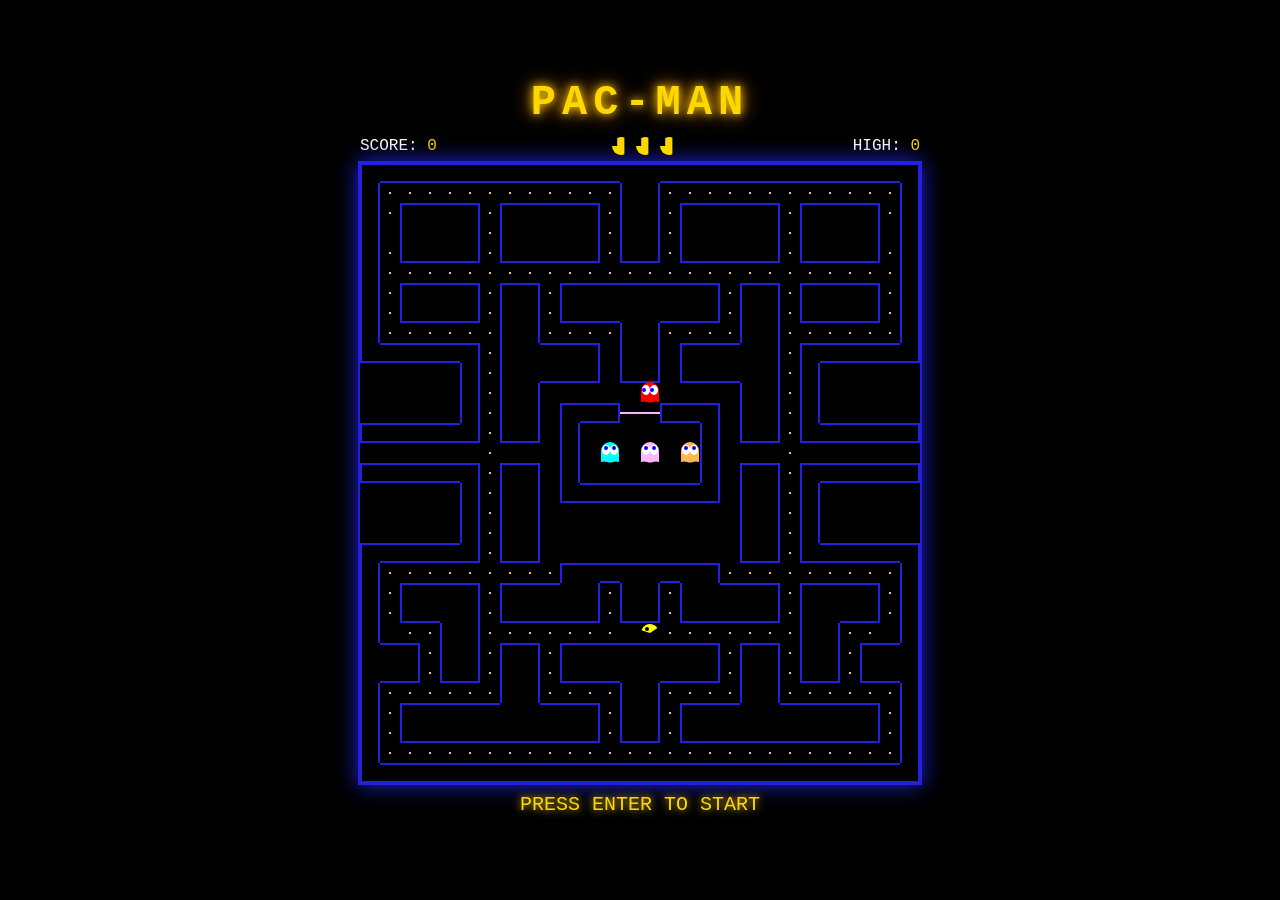
<file: games/packman.html>
<!DOCTYPE html>
<html lang="en">
<head>
<meta charset="UTF-8">
<meta name="viewport" content="width=device-width, initial-scale=1.0">
<title>PAC-MAN</title>
<style>
* { margin: 0; padding: 0; box-sizing: border-box; }
body {
  background: #000;
  display: flex;
  flex-direction: column;
  align-items: center;
  justify-content: center;
  min-height: 100vh;
  font-family: 'Courier New', monospace;
  overflow: hidden;
}
#title {
  color: #FFD700;
  font-size: 42px;
  font-weight: bold;
  text-shadow: 0 0 10px #FFD700, 0 0 20px #FF8C00;
  margin-bottom: 4px;
  letter-spacing: 6px;
  animation: glow 1.5s ease-in-out infinite alternate;
}
@keyframes glow {
  from { text-shadow: 0 0 10px #FFD700, 0 0 20px #FF8C00; }
  to { text-shadow: 0 0 20px #FFD700, 0 0 40px #FF8C00, 0 0 60px #FF6600; }
}
#scoreboard {
  display: flex;
  justify-content: space-between;
  width: 560px;
  color: #fff;
  font-size: 16px;
  padding: 6px 0;
}
#scoreboard span { color: #FFD700; }
canvas {
  border: 2px solid #2121DE;
  box-shadow: 0 0 20px #2121DE, inset 0 0 20px rgba(33,33,222,0.1);
}
#message {
  color: #FFD700;
  font-size: 20px;
  margin-top: 8px;
  height: 28px;
  text-align: center;
  text-shadow: 0 0 8px #FFD700;
}
#lives-display { display: flex; gap: 6px; align-items: center; }
.life-icon {
  width: 18px; height: 18px;
  background: #FFD700;
  border-radius: 50%;
  clip-path: polygon(100% 50%, 70% 50%, 70% 0%, 50% 0%, 50% 0%, 30% 0%, 30% 50%, 0% 50%, 0% 100%, 30% 100%, 50% 100%, 50% 100%, 70% 100%, 70% 50%);
  display: inline-block;
}
#highscore { color: #FFD700; }
</style>
</head>
<body>
<div id="title">PAC-MAN</div>
<div id="scoreboard">
  <div>SCORE: <span id="score">0</span></div>
  <div id="lives-display"></div>
  <div>HIGH: <span id="highscore">0</span></div>
</div>
<canvas id="game" width="560" height="620"></canvas>
<div id="message">PRESS ENTER TO START</div>

<script>
const canvas = document.getElementById('game');
const ctx = canvas.getContext('2d');
const scoreEl = document.getElementById('score');
const highscoreEl = document.getElementById('highscore');
const messageEl = document.getElementById('message');
const livesEl = document.getElementById('lives-display');

const TILE = 20;
const COLS = 28;
const ROWS = 31;

// Audio context for sound effects
let audioCtx = null;
function initAudio() {
  if (!audioCtx) audioCtx = new (window.AudioContext || window.webkitAudioContext)();
}

// Sound generation functions
function playChomp() {
  if (!audioCtx) return;
  const osc = audioCtx.createOscillator();
  const gain = audioCtx.createGain();
  osc.type = 'square';
  osc.frequency.setValueAtTime(200, audioCtx.currentTime);
  osc.frequency.exponentialRampToValueAtTime(80, audioCtx.currentTime + 0.05);
  gain.gain.setValueAtTime(0.12, audioCtx.currentTime);
  gain.gain.exponentialRampToValueAtTime(0.001, audioCtx.currentTime + 0.05);
  osc.connect(gain);
  gain.connect(audioCtx.destination);
  osc.start();
  osc.stop(audioCtx.currentTime + 0.06);
}

let chompToggle = false;
function playChompAlt() {
  if (!audioCtx) return;
  const osc = audioCtx.createOscillator();
  const gain = audioCtx.createGain();
  osc.type = 'square';
  osc.frequency.setValueAtTime(160, audioCtx.currentTime);
  osc.frequency.exponentialRampToValueAtTime(60, audioCtx.currentTime + 0.05);
  gain.gain.setValueAtTime(0.1, audioCtx.currentTime);
  gain.gain.exponentialRampToValueAtTime(0.001, audioCtx.currentTime + 0.05);
  osc.connect(gain);
  gain.connect(audioCtx.destination);
  osc.start();
  osc.stop(audioCtx.currentTime + 0.06);
}

function playPowerPellet() {
  if (!audioCtx) return;
  const osc = audioCtx.createOscillator();
  const gain = audioCtx.createGain();
  osc.type = 'sine';
  osc.frequency.setValueAtTime(250, audioCtx.currentTime);
  osc.frequency.linearRampToValueAtTime(900, audioCtx.currentTime + 0.3);
  gain.gain.setValueAtTime(0.2, audioCtx.currentTime);
  gain.gain.exponentialRampToValueAtTime(0.001, audioCtx.currentTime + 0.3);
  osc.connect(gain);
  gain.connect(audioCtx.destination);
  osc.start();
  osc.stop(audioCtx.currentTime + 0.35);
}

function playEatGhost() {
  if (!audioCtx) return;
  const osc = audioCtx.createOscillator();
  const gain = audioCtx.createGain();
  osc.type = 'sawtooth';
  osc.frequency.setValueAtTime(900, audioCtx.currentTime);
  osc.frequency.exponentialRampToValueAtTime(1200, audioCtx.currentTime + 0.1);
  osc.frequency.exponentialRampToValueAtTime(200, audioCtx.currentTime + 0.4);
  gain.gain.setValueAtTime(0.2, audioCtx.currentTime);
  gain.gain.exponentialRampToValueAtTime(0.001, audioCtx.currentTime + 0.4);
  osc.connect(gain);
  gain.connect(audioCtx.destination);
  osc.start();
  osc.stop(audioCtx.currentTime + 0.45);
}

function playDeath() {
  if (!audioCtx) return;
  const osc = audioCtx.createOscillator();
  const gain = audioCtx.createGain();
  osc.type = 'sawtooth';
  osc.frequency.setValueAtTime(800, audioCtx.currentTime);
  osc.frequency.exponentialRampToValueAtTime(50, audioCtx.currentTime + 1.2);
  gain.gain.setValueAtTime(0.25, audioCtx.currentTime);
  gain.gain.setValueAtTime(0.25, audioCtx.currentTime + 0.8);
  gain.gain.exponentialRampToValueAtTime(0.001, audioCtx.currentTime + 1.2);
  osc.connect(gain);
  gain.connect(audioCtx.destination);
  osc.start();
  osc.stop(audioCtx.currentTime + 1.3);
}

function playStartMusic() {
  if (!audioCtx) return;
  const notes = [262, 294, 330, 262, 330, 392, 524, 392, 330, 392, 524];
  const durations = [0.12, 0.12, 0.12, 0.12, 0.12, 0.12, 0.24, 0.12, 0.12, 0.12, 0.3];
  let t = audioCtx.currentTime;
  notes.forEach((freq, i) => {
    const osc = audioCtx.createOscillator();
    const gain = audioCtx.createGain();
    osc.type = 'square';
    osc.frequency.setValueAtTime(freq, t);
    gain.gain.setValueAtTime(0.12, t);
    gain.gain.setValueAtTime(0.12, t + durations[i] * 0.7);
    gain.gain.exponentialRampToValueAtTime(0.001, t + durations[i]);
    osc.connect(gain);
    gain.connect(audioCtx.destination);
    osc.start(t);
    osc.stop(t + durations[i] + 0.01);
    t += durations[i];
  });
}

function playGhostModeSound() {
  if (!audioCtx) return;
  const osc = audioCtx.createOscillator();
  const gain = audioCtx.createGain();
  osc.type = 'triangle';
  osc.frequency.setValueAtTime(440, audioCtx.currentTime);
  osc.frequency.setValueAtTime(554, audioCtx.currentTime + 0.1);
  osc.frequency.setValueAtTime(659, audioCtx.currentTime + 0.2);
  gain.gain.setValueAtTime(0.15, audioCtx.currentTime);
  gain.gain.exponentialRampToValueAtTime(0.001, audioCtx.currentTime + 0.35);
  osc.connect(gain);
  gain.connect(audioCtx.destination);
  osc.start();
  osc.stop(audioCtx.currentTime + 0.36);
}

// Classic Pac-Man maze layout
// 0 = empty, 1 = wall, 2 = dot, 3 = power pellet, 4 = ghost house door
const MAZE_TEMPLATE = [
  [1,1,1,1,1,1,1,1,1,1,1,1,1,1,1,1,1,1,1,1,1,1,1,1,1,1,1,1],
  [1,2,2,2,2,2,2,2,2,2,2,2,2,1,1,2,2,2,2,2,2,2,2,2,2,2,2,1],
  [1,2,1,1,1,1,2,1,1,1,1,1,2,1,1,2,1,1,1,1,1,2,1,1,1,1,2,1],
  [1,3,1,1,1,1,2,1,1,1,1,1,2,1,1,2,1,1,1,1,1,2,1,1,1,1,3,1],
  [1,2,1,1,1,1,2,1,1,1,1,1,2,1,1,2,1,1,1,1,1,2,1,1,1,1,2,1],
  [1,2,2,2,2,2,2,2,2,2,2,2,2,2,2,2,2,2,2,2,2,2,2,2,2,2,2,1],
  [1,2,1,1,1,1,2,1,1,2,1,1,1,1,1,1,1,1,2,1,1,2,1,1,1,1,2,1],
  [1,2,1,1,1,1,2,1,1,2,1,1,1,1,1,1,1,1,2,1,1,2,1,1,1,1,2,1],
  [1,2,2,2,2,2,2,1,1,2,2,2,2,1,1,2,2,2,2,1,1,2,2,2,2,2,2,1],
  [1,1,1,1,1,1,2,1,1,1,1,1,0,1,1,0,1,1,1,1,1,2,1,1,1,1,1,1],
  [0,0,0,0,0,1,2,1,1,1,1,1,0,1,1,0,1,1,1,1,1,2,1,0,0,0,0,0],
  [0,0,0,0,0,1,2,1,1,0,0,0,0,0,0,0,0,0,0,1,1,2,1,0,0,0,0,0],
  [0,0,0,0,0,1,2,1,1,0,1,1,1,4,4,1,1,1,0,1,1,2,1,0,0,0,0,0],
  [1,1,1,1,1,1,2,1,1,0,1,0,0,0,0,0,0,1,0,1,1,2,1,1,1,1,1,1],
  [0,0,0,0,0,0,2,0,0,0,1,0,0,0,0,0,0,1,0,0,0,2,0,0,0,0,0,0],
  [1,1,1,1,1,1,2,1,1,0,1,0,0,0,0,0,0,1,0,1,1,2,1,1,1,1,1,1],
  [0,0,0,0,0,1,2,1,1,0,1,1,1,1,1,1,1,1,0,1,1,2,1,0,0,0,0,0],
  [0,0,0,0,0,1,2,1,1,0,0,0,0,0,0,0,0,0,0,1,1,2,1,0,0,0,0,0],
  [0,0,0,0,0,1,2,1,1,0,0,0,0,0,0,0,0,0,0,1,1,2,1,0,0,0,0,0],
  [1,1,1,1,1,1,2,1,1,0,0,0,0,0,0,0,0,0,0,1,1,2,1,1,1,1,1,1],
  [1,2,2,2,2,2,2,2,2,2,1,1,1,1,1,1,1,1,2,2,2,2,2,2,2,2,2,1],
  [1,2,1,1,1,1,2,1,1,1,1,1,2,1,1,2,1,1,1,1,1,2,1,1,1,1,2,1],
  [1,2,1,1,1,1,2,1,1,1,1,1,2,1,1,2,1,1,1,1,1,2,1,1,1,1,2,1],
  [1,3,2,2,1,1,2,2,2,2,2,2,2,0,0,2,2,2,2,2,2,2,1,1,2,2,3,1],
  [1,1,1,2,1,1,2,1,1,2,1,1,1,1,1,1,1,1,2,1,1,2,1,1,2,1,1,1],
  [1,1,1,2,1,1,2,1,1,2,1,1,1,1,1,1,1,1,2,1,1,2,1,1,2,1,1,1],
  [1,2,2,2,2,2,2,1,1,2,2,2,2,1,1,2,2,2,2,1,1,2,2,2,2,2,2,1],
  [1,2,1,1,1,1,1,1,1,1,1,1,2,1,1,2,1,1,1,1,1,1,1,1,1,1,2,1],
  [1,2,1,1,1,1,1,1,1,1,1,1,2,1,1,2,1,1,1,1,1,1,1,1,1,1,2,1],
  [1,2,2,2,2,2,2,2,2,2,2,2,2,2,2,2,2,2,2,2,2,2,2,2,2,2,2,1],
  [1,1,1,1,1,1,1,1,1,1,1,1,1,1,1,1,1,1,1,1,1,1,1,1,1,1,1,1]
];

let maze = [];
let score = 0;
let highScore = parseInt(localStorage.getItem('pacman_highscore') || '0');
let lives = 3;
let gameState = 'idle'; // idle, playing, dying, gameover, win
let level = 1;
let dotCount = 0;
let ghostEatenCombo = 0;
let scareTimer = 0;
let scareDuration = 900; // 6 seconds at adjusted speed
let deathAnimTimer = 0;
let levelTransitionTimer = 0;

// Pac-Man
let pacman = {};
// Ghosts
let ghosts = [];

const GHOST_COLORS = ['#FF0000', '#FFB8FF', '#00FFFF', '#FFB852']; // Blinky, Pinky, Inky, Clyde
const GHOST_NAMES = ['blinky', 'pinky', 'inky', 'clyde'];

function resetMaze() {
  maze = MAZE_TEMPLATE.map(row => [...row]);
  dotCount = 0;
  for (let r = 0; r < ROWS; r++) {
    for (let c = 0; c < COLS; c++) {
      if (maze[r][c] === 2 || maze[r][c] === 3) dotCount++;
    }
  }
}

function resetPositions() {
  pacman = {
    x: 14, y: 23, dir: 'left', nextDir: 'left',
    mouthAngle: 0, mouthDir: 1, moving: false,
    pixelX: 14 * TILE, pixelY: 23 * TILE,
    speed: 2
  };

  ghosts = [
    { x: 14, y: 11, dir: 'left', color: GHOST_COLORS[0], name: GHOST_NAMES[0], mode: 'scatter', scared: false, eaten: false, inHouse: false, releaseTimer: 0, pixelX: 14*TILE, pixelY: 11*TILE, speed: 1.8 },
    { x: 14, y: 14, dir: 'up', color: GHOST_COLORS[1], name: GHOST_NAMES[1], mode: 'scatter', scared: false, eaten: false, inHouse: true, releaseTimer: 300, pixelX: 14*TILE, pixelY: 14*TILE, speed: 1.8 },
    { x: 12, y: 14, dir: 'up', color: GHOST_COLORS[2], name: GHOST_NAMES[2], mode: 'scatter', scared: false, eaten: false, inHouse: true, releaseTimer: 600, pixelX: 12*TILE, pixelY: 14*TILE, speed: 1.8 },
    { x: 16, y: 14, dir: 'up', color: GHOST_COLORS[3], name: GHOST_NAMES[3], mode: 'scatter', scared: false, eaten: false, inHouse: true, releaseTimer: 900, pixelX: 16*TILE, pixelY: 14*TILE, speed: 1.8 }
  ];

  // Scatter targets for each ghost
  ghosts[0].scatterTarget = {x: 25, y: 0};
  ghosts[1].scatterTarget = {x: 2, y: 0};
  ghosts[2].scatterTarget = {x: 27, y: 30};
  ghosts[3].scatterTarget = {x: 0, y: 30};
}

function canMove(x, y) {
  // Tunnel wrapping
  if (x < 0 || x >= COLS) return true;
  if (y < 0 || y >= ROWS) return false;
  const tile = maze[y][x];
  return tile !== 1;
}

function canGhostMove(x, y, ghost) {
  if (x < 0 || x >= COLS) return true;
  if (y < 0 || y >= ROWS) return false;
  const tile = maze[y][x];
  if (tile === 1) return false;
  if (tile === 4 && !ghost.inHouse && !ghost.eaten) return false;
  return true;
}

function getOpposite(dir) {
  return {left:'right', right:'left', up:'down', down:'up'}[dir];
}

function movePacman() {
  // Try next direction first
  const dirs = [pacman.nextDir, pacman.dir];
  for (const d of dirs) {
    let nx = pacman.x, ny = pacman.y;
    if (d === 'left') nx--;
    else if (d === 'right') nx++;
    else if (d === 'up') ny--;
    else if (d === 'down') ny++;

    // Tunnel
    if (nx < 0) nx = COLS - 1;
    if (nx >= COLS) nx = 0;

    if (canMove(nx, ny)) {
      pacman.dir = d;
      pacman.x = nx;
      pacman.y = ny;
      pacman.pixelX = nx * TILE;
      pacman.pixelY = ny * TILE;
      pacman.moving = true;
      break;
    }
  }
}

function moveGhost(ghost) {
  if (ghost.inHouse) {
    ghost.releaseTimer--;
    if (ghost.releaseTimer <= 0) {
      ghost.inHouse = false;
      ghost.x = 14;
      ghost.y = 11;
      ghost.pixelX = 14 * TILE;
      ghost.pixelY = 11 * TILE;
      ghost.dir = 'left';
    } else {
      // Bob up and down in house
      ghost.pixelY += (Math.sin(Date.now() / 200) * 0.5);
      return;
    }
  }

  if (ghost.eaten) {
    // Return to house
    const target = {x: 14, y: 14};
    const dirs = ['up', 'down', 'left', 'right'];
    let bestDir = ghost.dir;
    let bestDist = Infinity;
    const opposite = getOpposite(ghost.dir);

    for (const d of dirs) {
      if (d === opposite) continue;
      let nx = ghost.x, ny = ghost.y;
      if (d === 'left') nx--;
      else if (d === 'right') nx++;
      else if (d === 'up') ny--;
      else if (d === 'down') ny++;
      if (nx < 0) nx = COLS - 1;
      if (nx >= COLS) nx = 0;
      if (!canGhostMove(nx, ny, ghost)) continue;
      const dist = Math.abs(nx - target.x) + Math.abs(ny - target.y);
      if (dist < bestDist) {
        bestDist = dist;
        bestDir = d;
      }
    }

    ghost.dir = bestDir;
    let nx = ghost.x, ny = ghost.y;
    if (ghost.dir === 'left') nx--;
    else if (ghost.dir === 'right') nx++;
    else if (ghost.dir === 'up') ny--;
    else if (ghost.dir === 'down') ny++;
    if (nx < 0) nx = COLS - 1;
    if (nx >= COLS) nx = 0;

    ghost.x = nx;
    ghost.y = ny;
    ghost.pixelX = nx * TILE;
    ghost.pixelY = ny * TILE;

    if (ghost.x === 14 && ghost.y === 14) {
      ghost.eaten = false;
      ghost.scared = false;
      ghost.mode = getGhostMode();
      playGhostModeSound();
    }
    return;
  }

  // Determine target
  let target;
  if (ghost.scared) {
    // Random movement when scared
    target = {x: Math.floor(Math.random() * COLS), y: Math.floor(Math.random() * ROWS)};
  } else if (ghost.mode === 'scatter') {
    target = ghost.scatterTarget;
  } else {
    // Chase mode targets
    switch(ghost.name) {
      case 'blinky':
        target = {x: pacman.x, y: pacman.y};
        break;
      case 'pinky': {
        let tx = pacman.x, ty = pacman.y;
        if (pacman.dir === 'left') tx -= 4;
        else if (pacman.dir === 'right') tx += 4;
        else if (pacman.dir === 'up') { ty -= 4; tx -= 4; }
        else if (pacman.dir === 'down') ty += 4;
        target = {x: tx, y: ty};
        break;
      }
      case 'inky': {
        let tx = pacman.x;
        if (pacman.dir === 'left') tx -= 2;
        else if (pacman.dir === 'right') tx += 2;
        let ty = pacman.y;
        if (pacman.dir === 'up') ty -= 2;
        else if (pacman.dir === 'down') ty += 2;
        const blinky = ghosts[0];
        target = {x: tx + (tx - blinky.x), y: ty + (ty - blinky.y)};
        break;
      }
      case 'clyde': {
        const dist = Math.abs(ghost.x - pacman.x) + Math.abs(ghost.y - pacman.y);
        if (dist > 8) {
          target = {x: pacman.x, y: pacman.y};
        } else {
          target = ghost.scatterTarget;
        }
        break;
      }
    }
  }

  // Choose best direction
  const dirs = ['up', 'down', 'left', 'right'];
  let bestDir = ghost.dir;
  let bestDist = Infinity;
  const opposite = getOpposite(ghost.dir);

  for (const d of dirs) {
    if (d === opposite) continue;
    let nx = ghost.x, ny = ghost.y;
    if (d === 'left') nx--;
    else if (d === 'right') nx++;
    else if (d === 'up') ny--;
    else if (d === 'down') ny++;
    if (nx < 0) nx = COLS - 1;
    if (nx >= COLS) nx = 0;
    if (!canGhostMove(nx, ny, ghost)) continue;
    const dist = Math.pow(nx - target.x, 2) + Math.pow(ny - target.y, 2);
    if (dist < bestDist) {
      bestDist = dist;
      bestDir = d;
    }
  }

  ghost.dir = bestDir;
  let nx = ghost.x, ny = ghost.y;
  if (ghost.dir === 'left') nx--;
  else if (ghost.dir === 'right') nx++;
  else if (ghost.dir === 'up') ny--;
  else if (ghost.dir === 'down') ny++;
  if (nx < 0) nx = COLS - 1;
  if (nx >= COLS) nx = 0;

  ghost.x = nx;
  ghost.y = ny;
  ghost.pixelX = nx * TILE;
  ghost.pixelY = ny * TILE;
}

let modeTimer = 0;
let modePhase = 0;
const modeSchedule = [
  {mode: 'scatter', duration: 1050},  // 7 seconds
  {mode: 'chase', duration: 3000},    // 20 seconds
  {mode: 'scatter', duration: 1050},
  {mode: 'chase', duration: 3000},
  {mode: 'scatter', duration: 750},
  {mode: 'chase', duration: 3000},
  {mode: 'scatter', duration: 750},
  {mode: 'chase', duration: Infinity}
];

function getGhostMode() {
  if (modePhase >= modeSchedule.length) return 'chase';
  return modeSchedule[modePhase].mode;
}

function updateGhostModes() {
  if (scareTimer > 0) return; // Scare overrides mode
  modeTimer++;
  if (modePhase < modeSchedule.length && modeTimer >= modeSchedule[modePhase].duration) {
    modeTimer = 0;
    modePhase++;
    if (modePhase < modeSchedule.length) {
      const newMode = modeSchedule[modePhase].mode;
      ghosts.forEach(g => {
        if (!g.scared && !g.eaten) {
          g.mode = newMode;
          g.dir = getOpposite(g.dir); // Reverse direction on mode change
        }
      });
      playGhostModeSound();
    }
  }
}

function checkCollisions() {
  for (const ghost of ghosts) {
    if (ghost.inHouse) continue;
    if (ghost.x === pacman.x && ghost.y === pacman.y) {
      if (ghost.scared && !ghost.eaten) {
        // Eat ghost
        ghost.eaten = true;
        ghost.scared = false;
        ghostEatenCombo++;
        const points = 200 * Math.pow(2, ghostEatenCombo - 1);
        score += points;
        playEatGhost();
        updateScore();
      } else if (!ghost.eaten) {
        // Pac-Man dies
        die();
        return;
      }
    }
  }
}

function die() {
  gameState = 'dying';
    deathAnimTimer = 225;
  playDeath();
}

function updateScore() {
  scoreEl.textContent = score;
  if (score > highScore) {
    highScore = score;
    localStorage.setItem('pacman_highscore', highScore.toString());
  }
  highscoreEl.textContent = highScore;
}

function updateLives() {
  livesEl.innerHTML = '';
  for (let i = 0; i < lives; i++) {
    const div = document.createElement('div');
    div.className = 'life-icon';
    livesEl.appendChild(div);
  }
}

function checkDotCollection() {
  const tile = maze[pacman.y][pacman.x];
  if (tile === 2) {
    maze[pacman.y][pacman.x] = 0;
    score += 10;
    dotCount--;
    chompToggle = !chompToggle;
    if (chompToggle) playChomp();
    else playChompAlt();
    updateScore();
  } else if (tile === 3) {
    maze[pacman.y][pacman.x] = 0;
    score += 50;
    dotCount--;
    scareTimer = scareDuration;
    ghostEatenCombo = 0;
    ghosts.forEach(g => {
      if (!g.eaten && !g.inHouse) {
        g.scared = true;
        g.dir = getOpposite(g.dir);
      }
    });
    playPowerPellet();
    updateScore();
  }

  if (dotCount <= 0) {
    // Level complete
    gameState = 'levelComplete';
    levelTransitionTimer = 300;
  }
}

// Drawing functions
function drawMaze() {
  for (let r = 0; r < ROWS; r++) {
    for (let c = 0; c < COLS; c++) {
      const tile = maze[r][c];
      const x = c * TILE;
      const y = r * TILE;

      if (tile === 1) {
        // Draw wall with classic blue style
        ctx.fillStyle = '#000';
        ctx.fillRect(x, y, TILE, TILE);
        ctx.strokeStyle = '#2121DE';
        ctx.lineWidth = 2;

        // Check neighbors for connected walls
        const hasTop = r > 0 && maze[r-1][c] === 1;
        const hasBottom = r < ROWS-1 && maze[r+1][c] === 1;
        const hasLeft = c > 0 && maze[r][c-1] === 1;
        const hasRight = c < COLS-1 && maze[r][c+1] === 1;

        ctx.beginPath();
        if (!hasTop) { ctx.moveTo(x, y + 1); ctx.lineTo(x + TILE, y + 1); }
        if (!hasBottom) { ctx.moveTo(x, y + TILE - 1); ctx.lineTo(x + TILE, y + TILE - 1); }
        if (!hasLeft) { ctx.moveTo(x + 1, y); ctx.lineTo(x + 1, y + TILE); }
        if (!hasRight) { ctx.moveTo(x + TILE - 1, y); ctx.lineTo(x + TILE - 1, y + TILE); }
        ctx.stroke();
      } else if (tile === 2) {
        // Dot
        ctx.fillStyle = '#FFB8AE';
        ctx.fillRect(x + 9, y + 9, 2, 2);
      } else if (tile === 3) {
        // Power pellet (blinking)
        if (Math.floor(Date.now() / 200) % 2 === 0) {
          ctx.fillStyle = '#FFB8AE';
          ctx.beginPath();
          ctx.arc(x + TILE/2, y + TILE/2, 6, 0, Math.PI * 2);
          ctx.fill();
        }
      } else if (tile === 4) {
        // Ghost house door
        ctx.fillStyle = '#FFB8FF';
        ctx.fillRect(x, y + TILE/2 - 1, TILE, 2);
      }
    }
  }
}

function drawPacman() {
  const x = pacman.pixelX + TILE / 2;
  const y = pacman.pixelY + TILE / 2;

  // Animate mouth
  pacman.mouthAngle += 0.15 * pacman.mouthDir;
  if (pacman.mouthAngle > 0.35) pacman.mouthDir = -1;
  if (pacman.mouthAngle < 0.02) pacman.mouthDir = 1;

  const mouth = pacman.mouthAngle;
  let startAngle = 0;
  if (pacman.dir === 'right') startAngle = mouth;
  else if (pacman.dir === 'left') startAngle = Math.PI + mouth;
  else if (pacman.dir === 'up') startAngle = -Math.PI/2 + mouth;
  else if (pacman.dir === 'down') startAngle = Math.PI/2 + mouth;

  if (gameState === 'dying') {
    const progress = 1 - (deathAnimTimer / 90);
    const deathAngle = progress * Math.PI;
    ctx.fillStyle = '#FFFF00';
    ctx.beginPath();
    ctx.arc(x, y, TILE/2 - 2, deathAngle, Math.PI * 2 - deathAngle + deathAngle);
    ctx.lineTo(x, y);
    ctx.fill();
    return;
  }

  ctx.fillStyle = '#FFFF00';
  ctx.beginPath();
  ctx.arc(x, y, TILE/2 - 1, startAngle, Math.PI * 2 + (2 * Math.PI - startAngle - startAngle));
  ctx.lineTo(x, y);
  ctx.closePath();
  ctx.fill();

  // Eye
  let eyeX = x, eyeY = y - 4;
  if (pacman.dir === 'right') eyeX = x + 3;
  else if (pacman.dir === 'left') eyeX = x - 3;
  else if (pacman.dir === 'down') { eyeX = x + 3; eyeY = y + 2; }

  ctx.fillStyle = '#000';
  ctx.beginPath();
  ctx.arc(eyeX, eyeY, 2, 0, Math.PI * 2);
  ctx.fill();
}

function drawGhost(ghost) {
  const x = ghost.pixelX + TILE / 2;
  const y = ghost.pixelY + TILE / 2;
  const r = TILE / 2 - 1;

  if (ghost.eaten) {
    // Draw eyes only
    drawGhostEyes(x, y, ghost.dir);
    return;
  }

  let color = ghost.color;
  if (ghost.scared) {
    if (scareTimer < 300 && Math.floor(Date.now() / 100) % 2 === 0) {
      color = '#FFFFFF'; // Flash white before ending
    } else {
      color = '#2121DE'; // Blue when scared
    }
  }

  // Ghost body
  ctx.fillStyle = color;
  ctx.beginPath();
  ctx.arc(x, y - 2, r, Math.PI, 0);
  ctx.lineTo(x + r, y + r);

  // Wavy bottom
  const wave = Math.sin(Date.now() / 100) * 2;
  const segments = 3;
  const segWidth = (r * 2) / segments;
  for (let i = segments; i > 0; i--) {
    const sx = x + r - (segments - i) * segWidth;
    const sy = y + r + (i % 2 === 0 ? wave : -wave);
    ctx.quadraticCurveTo(sx - segWidth/2, sy, sx - segWidth, y + r);
  }
  ctx.closePath();
  ctx.fill();

  if (ghost.scared) {
    // Scared face
    ctx.fillStyle = '#FFF';
    ctx.beginPath();
    ctx.arc(x - 3, y - 3, 2, 0, Math.PI * 2);
    ctx.arc(x + 3, y - 3, 2, 0, Math.PI * 2);
    ctx.fill();

    // Wavy mouth
    ctx.strokeStyle = '#FFF';
    ctx.lineWidth = 1;
    ctx.beginPath();
    ctx.moveTo(x - 5, y + 3);
    for (let i = 0; i < 5; i++) {
      ctx.lineTo(x - 5 + i * 2.5, y + 3 + (i % 2 === 0 ? 0 : -2));
    }
    ctx.stroke();
  } else {
    drawGhostEyes(x, y, ghost.dir);
  }
}

function drawGhostEyes(x, y, dir) {
  // White of eyes
  ctx.fillStyle = '#FFF';
  ctx.beginPath();
  ctx.ellipse(x - 4, y - 3, 4, 5, 0, 0, Math.PI * 2);
  ctx.fill();
  ctx.beginPath();
  ctx.ellipse(x + 4, y - 3, 4, 5, 0, 0, Math.PI * 2);
  ctx.fill();

  // Pupils - look in direction of movement
  let px = 0, py = 0;
  if (dir === 'left') px = -2;
  else if (dir === 'right') px = 2;
  else if (dir === 'up') py = -2;
  else if (dir === 'down') py = 2;

  ctx.fillStyle = '#00F';
  ctx.beginPath();
  ctx.arc(x - 4 + px, y - 3 + py, 2, 0, Math.PI * 2);
  ctx.arc(x + 4 + px, y - 3 + py, 2, 0, Math.PI * 2);
  ctx.fill();
}

let moveCounter = 0;
let ghostMoveCounter = 0;

function update() {
  if (gameState === 'playing') {
    moveCounter++;
    if (moveCounter >= 20) { // Pac-Man moves every 20 frames
      moveCounter = 0;
      movePacman();
      checkDotCollection();
      checkCollisions();
    }

    // Ghosts move at different rates
    ghostMoveCounter++;
    const ghostSpeed = scareTimer > 0 ? 25 : 18;
    if (ghostMoveCounter >= ghostSpeed) {
      ghostMoveCounter = 0;
      ghosts.forEach(g => moveGhost(g));
      checkCollisions();
    }

    // Update scare timer
    if (scareTimer > 0) {
      scareTimer--;
      if (scareTimer <= 0) {
        ghosts.forEach(g => {
          g.scared = false;
          ghostEatenCombo = 0;
        });
      }
    }

    updateGhostModes();
  } else if (gameState === 'dying') {
    deathAnimTimer--;
    if (deathAnimTimer <= 0) {
      lives--;
      updateLives();
      if (lives <= 0) {
        gameState = 'gameover';
        messageEl.textContent = 'GAME OVER - PRESS ENTER';
      } else {
        resetPositions();
        gameState = 'playing';
        messageEl.textContent = '';
      }
    }
  } else if (gameState === 'levelComplete') {
    levelTransitionTimer--;
    if (levelTransitionTimer <= 0) {
      level++;
      resetMaze();
      resetPositions();
      modeTimer = 0;
      modePhase = 0;
      scareTimer = 0;
      gameState = 'playing';
      messageEl.textContent = '';
      playStartMusic();
    }
  }
}

function draw() {
  ctx.fillStyle = '#000';
  ctx.fillRect(0, 0, canvas.width, canvas.height);

  drawMaze();

  if (gameState !== 'gameover') {
    drawPacman();
    ghosts.forEach(g => drawGhost(g));
  }

  if (gameState === 'levelComplete') {
    // Flash the maze
    if (Math.floor(Date.now() / 100) % 2 === 0) {
      ctx.fillStyle = 'rgba(255,255,255,0.1)';
      ctx.fillRect(0, 0, canvas.width, canvas.height);
    }
    messageEl.textContent = `LEVEL ${level + 1}`;
  }
}

function gameLoop() {
  update();
  draw();
  requestAnimationFrame(gameLoop);
}

// Keyboard input
document.addEventListener('keydown', (e) => {
  initAudio();

  if (e.key === 'Enter') {
    if (gameState === 'idle' || gameState === 'gameover') {
      score = 0;
      lives = 3;
      level = 1;
      updateScore();
      updateLives();
      resetMaze();
      resetPositions();
      modeTimer = 0;
      modePhase = 0;
      scareTimer = 0;
      ghostEatenCombo = 0;
      gameState = 'playing';
      messageEl.textContent = '';
      playStartMusic();
    }
    return;
  }

  if (gameState === 'playing') {
    switch(e.key) {
      case 'ArrowLeft': case 'a': case 'A': pacman.nextDir = 'left'; e.preventDefault(); break;
      case 'ArrowRight': case 'd': case 'D': pacman.nextDir = 'right'; e.preventDefault(); break;
      case 'ArrowUp': case 'w': case 'W': pacman.nextDir = 'up'; e.preventDefault(); break;
      case 'ArrowDown': case 's': case 'S': pacman.nextDir = 'down'; e.preventDefault(); break;
    }
  }
});

// Touch controls for mobile
let touchStartX = 0, touchStartY = 0;
canvas.addEventListener('touchstart', (e) => {
  initAudio();
  touchStartX = e.touches[0].clientX;
  touchStartY = e.touches[0].clientY;

  if (gameState === 'idle' || gameState === 'gameover') {
    score = 0;
    lives = 3;
    level = 1;
    updateScore();
    updateLives();
    resetMaze();
    resetPositions();
    modeTimer = 0;
    modePhase = 0;
    scareTimer = 0;
    ghostEatenCombo = 0;
    gameState = 'playing';
    messageEl.textContent = '';
    playStartMusic();
  }
  e.preventDefault();
});

canvas.addEventListener('touchmove', (e) => {
  e.preventDefault();
});

canvas.addEventListener('touchend', (e) => {
  if (gameState !== 'playing') return;
  const dx = e.changedTouches[0].clientX - touchStartX;
  const dy = e.changedTouches[0].clientY - touchStartY;

  if (Math.abs(dx) > Math.abs(dy)) {
    pacman.nextDir = dx > 0 ? 'right' : 'left';
  } else {
    pacman.nextDir = dy > 0 ? 'down' : 'up';
  }
  e.preventDefault();
});

// Initialize
highscoreEl.textContent = highScore;
updateLives();
resetMaze();
resetPositions();
messageEl.textContent = 'PRESS ENTER TO START';
gameLoop();
</script>
</body>
</html>
</file>
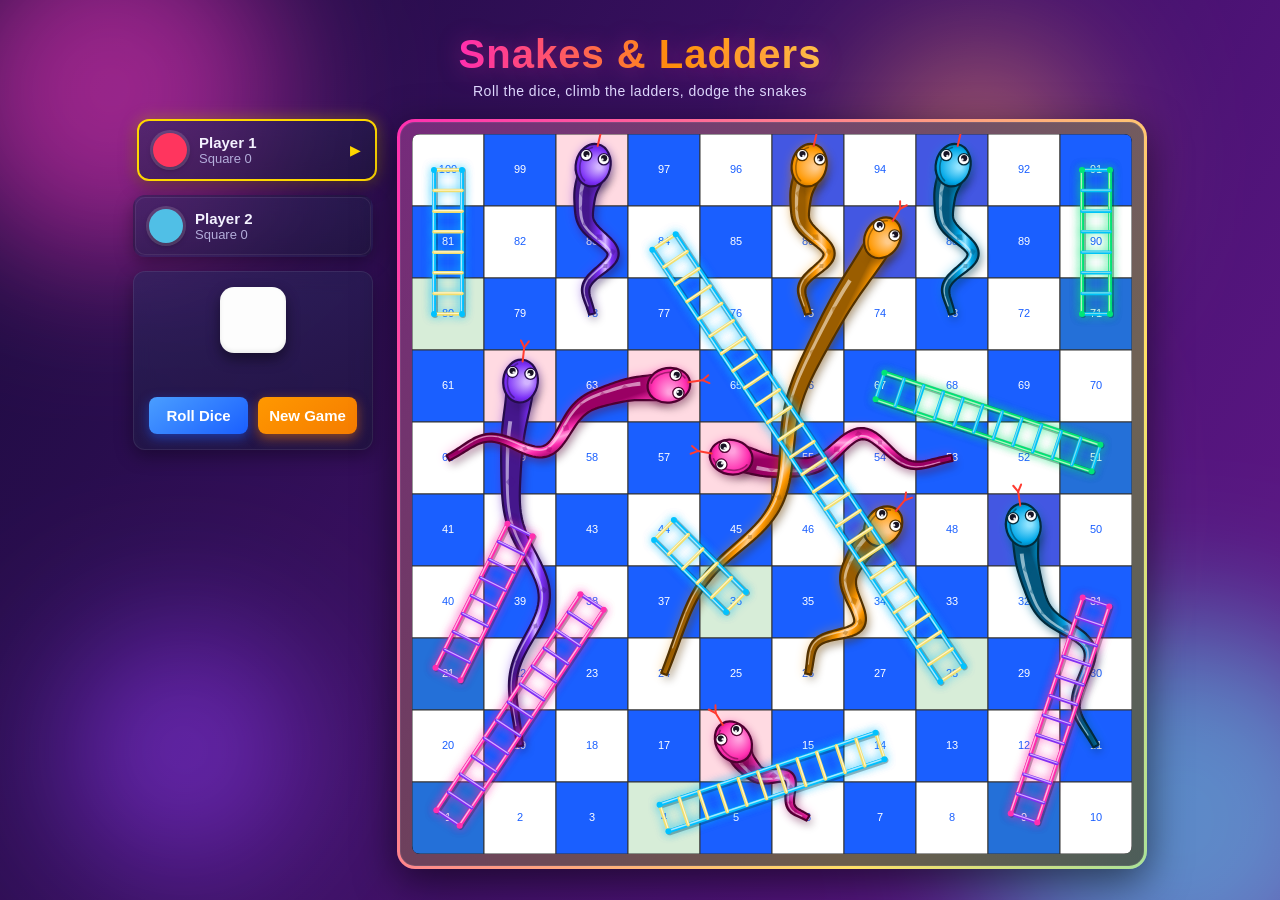
<file: games/snake-and-ladders.html>
<!DOCTYPE html>
<html lang="en">
<head>
    <meta charset="UTF-8">
    <meta name="viewport" content="width=device-width, initial-scale=1.0">
    <title>Snakes &amp; Ladders</title>
    <style>
        * {
            box-sizing: border-box;
        }
        body {
            background: linear-gradient(120deg, #1a0b3d, #4a1273, #7b1fa2, #d1006c, #4a1273, #0b1f4d, #1a0b3d);
            background-size: 400% 400%;
            animation: funkyFlow 22s ease infinite;
            color: #f4f2ff;
            display: flex;
            flex-direction: column;
            align-items: center;
            justify-content: center;
            min-height: 100vh;
            margin: 0;
            padding: 24px 16px;
            font-family: 'Segoe UI', 'Helvetica Neue', Arial, sans-serif;
            position: relative;
            overflow-x: hidden;
        }
        @keyframes funkyFlow {
            0% { background-position: 0% 50%; }
            50% { background-position: 100% 50%; }
            100% { background-position: 0% 50%; }
        }
        .blob {
            position: fixed;
            border-radius: 50%;
            filter: blur(70px);
            opacity: 0.55;
            pointer-events: none;
            z-index: 0;
            mix-blend-mode: screen;
        }
        .blob1 {
            width: 340px;
            height: 340px;
            top: -80px;
            left: -60px;
            background: #ff2fb0;
            animation: floatA 16s ease-in-out infinite;
        }
        .blob2 {
            width: 400px;
            height: 400px;
            bottom: -120px;
            right: -100px;
            background: #00e5ff;
            animation: floatB 20s ease-in-out infinite;
        }
        .blob3 {
            width: 280px;
            height: 280px;
            top: 40%;
            left: 60%;
            background: #ffe066;
            animation: floatC 18s ease-in-out infinite;
        }
        .blob4 {
            width: 240px;
            height: 240px;
            top: 70%;
            left: 5%;
            background: #7b2ff7;
            animation: floatA 14s ease-in-out infinite reverse;
        }
        .blob5 {
            width: 220px;
            height: 220px;
            top: 5%;
            right: 15%;
            background: #ff9800;
            animation: floatB 24s ease-in-out infinite;
        }
        @keyframes floatA {
            0%, 100% { transform: translate(0, 0) scale(1); }
            50% { transform: translate(60px, 40px) scale(1.15); }
        }
        @keyframes floatB {
            0%, 100% { transform: translate(0, 0) scale(1); }
            50% { transform: translate(-50px, -60px) scale(1.1); }
        }
        @keyframes floatC {
            0%, 100% { transform: translate(0, 0) scale(1); }
            50% { transform: translate(-40px, 50px) scale(0.9); }
        }
        .page {
            width: 100%;
            max-width: 1040px;
            display: flex;
            flex-direction: column;
            align-items: center;
            position: relative;
            z-index: 1;
        }
        .title-bar {
            text-align: center;
            margin-bottom: 20px;
        }
        .title-bar h1 {
            margin: 0;
            font-size: 40px;
            letter-spacing: 1px;
            font-weight: 800;
            background: linear-gradient(90deg, #ff2fb0, #ff9800, #ffe066, #00e5ff, #7b2ff7, #ff2fb0);
            background-size: 300% auto;
            -webkit-background-clip: text;
            background-clip: text;
            color: transparent;
            animation: rainbowShift 6s linear infinite;
            text-shadow: 0 2px 24px rgba(255, 47, 176, 0.35);
        }
        @keyframes rainbowShift {
            to { background-position: 300% center; }
        }
        .title-bar p {
            margin: 6px 0 0;
            color: #e0d9ff;
            font-size: 14px;
            letter-spacing: 0.5px;
        }
        .game-layout {
            display: flex;
            gap: 24px;
            align-items: flex-start;
            flex-wrap: wrap;
            justify-content: center;
        }
        #game-container {
            position: relative;
            user-select: none;
            border-radius: 18px;
            padding: 12px;
            backdrop-filter: blur(14px);
            -webkit-backdrop-filter: blur(14px);
            box-shadow: 0 12px 40px rgba(0,0,0,0.55), inset 0 0 0 1px rgba(255,255,255,0.08);
            border: 3px solid transparent;
            background-image: linear-gradient(160deg, rgba(44,39,96,0.65), rgba(26,23,56,0.65)), linear-gradient(120deg, #ff2fb0, #ffe066, #00e5ff, #7b2ff7, #ff2fb0);
            background-origin: border-box;
            background-clip: padding-box, border-box;
            background-size: 100% 100%, 300% 300%;
            animation: rainbowShift 8s linear infinite;
        }
        canvas {
            display: block;
            background: #000;
            border-radius: 8px;
            cursor: pointer;
            max-width: 100%;
            height: auto;
        }
        .side-panel {
            width: 240px;
            display: flex;
            flex-direction: column;
            gap: 14px;
        }
        .player-card {
            display: flex;
            align-items: center;
            gap: 12px;
            padding: 12px 14px;
            border-radius: 12px;
            background: linear-gradient(160deg, rgba(44,39,96,0.6), rgba(26,23,56,0.6));
            backdrop-filter: blur(10px);
            -webkit-backdrop-filter: blur(10px);
            box-shadow: 0 6px 18px rgba(0,0,0,0.35), inset 0 0 0 1px rgba(255,255,255,0.08);
            border: 2px solid transparent;
            transition: border-color 0.2s, transform 0.2s;
        }
        .player-card.active {
            border-color: #ffd700;
            transform: translateX(4px);
            box-shadow: 0 6px 18px rgba(0,0,0,0.35), 0 0 16px rgba(255,215,0,0.35);
        }
        .player-card .avatar {
            width: 34px;
            height: 34px;
            border-radius: 50%;
            flex-shrink: 0;
            box-shadow: 0 0 0 3px rgba(255,255,255,0.15), 0 2px 6px rgba(0,0,0,0.4);
        }
        .player-card .info {
            flex: 1;
            min-width: 0;
        }
        .player-card .name {
            font-weight: 600;
            font-size: 15px;
        }
        .player-card .pos {
            font-size: 13px;
            color: #b3adda;
        }
        .player-card .turn-indicator {
            color: #ffd700;
            font-size: 14px;
            opacity: 0;
            transition: opacity 0.2s;
        }
        .player-card.active .turn-indicator {
            opacity: 1;
        }
        .dice-area {
            display: flex;
            flex-direction: column;
            align-items: center;
            gap: 12px;
            padding: 16px;
            border-radius: 12px;
            background: linear-gradient(160deg, rgba(44,39,96,0.6), rgba(26,23,56,0.6));
            backdrop-filter: blur(10px);
            -webkit-backdrop-filter: blur(10px);
            box-shadow: 0 6px 18px rgba(0,0,0,0.35), inset 0 0 0 1px rgba(255,255,255,0.08);
        }
        .die {
            width: 66px;
            height: 66px;
            background: #fdfdfd;
            border-radius: 14px;
            display: grid;
            grid-template-columns: repeat(3, 1fr);
            grid-template-rows: repeat(3, 1fr);
            padding: 9px;
            box-shadow: 0 6px 14px rgba(0,0,0,0.45), inset 0 -2px 4px rgba(0,0,0,0.08);
            transition: transform 0.08s ease-out;
        }
        .die.rolling {
            animation: dice-shake 0.3s linear infinite;
        }
        @keyframes dice-shake {
            0% { transform: rotate(0deg); }
            25% { transform: rotate(-8deg); }
            75% { transform: rotate(8deg); }
            100% { transform: rotate(0deg); }
        }
        .die .dot {
            width: 11px;
            height: 11px;
            border-radius: 50%;
            background: #1a5fff;
            align-self: center;
            justify-self: center;
            opacity: 0;
            transform: scale(0.4);
            transition: opacity 0.1s, transform 0.1s;
        }
        .die .dot.show {
            opacity: 1;
            transform: scale(1);
        }
        #message {
            font-size: 14px;
            color: #ffd700;
            min-height: 20px;
            text-align: center;
        }
        .button-row {
            display: flex;
            gap: 10px;
            width: 100%;
        }
        #roll-btn, #newgame-btn {
            flex: 1;
            padding: 10px 0;
            font-size: 15px;
            font-weight: bold;
            border: none;
            border-radius: 8px;
            color: #fff;
            cursor: pointer;
            transition: transform 0.1s, box-shadow 0.1s;
        }
        #roll-btn {
            background: linear-gradient(145deg, #4a9eff, #1a5fff);
            box-shadow: 0 4px 12px rgba(26,95,255,0.5);
        }
        #roll-btn:hover {
            transform: scale(1.05);
            box-shadow: 0 0 20px rgba(26,95,255,0.7);
        }
        #roll-btn:active {
            transform: scale(0.97);
        }
        #roll-btn:disabled {
            background: #444a5c;
            color: #8a8fa3;
            cursor: not-allowed;
            box-shadow: none;
            transform: none;
        }
        #newgame-btn {
            background: linear-gradient(145deg, #ff9800, #f57c00);
            box-shadow: 0 4px 12px rgba(245,124,0,0.5);
        }
        #newgame-btn:hover {
            transform: scale(1.05);
            box-shadow: 0 0 20px rgba(245,124,0,0.7);
        }
        #newgame-btn:active {
            transform: scale(0.97);
        }
        @media (max-width: 640px) {
            .side-panel {
                width: 100%;
                max-width: 400px;
                flex-direction: row;
                flex-wrap: wrap;
            }
            .side-panel .player-card {
                flex: 1 1 45%;
            }
            .dice-area {
                flex: 1 1 100%;
            }
        }
    </style>
</head>
<body>
    <div class="blob blob1"></div>
    <div class="blob blob2"></div>
    <div class="blob blob3"></div>
    <div class="blob blob4"></div>
    <div class="blob blob5"></div>
    <div class="page">
        <div class="title-bar">
            <h1>Snakes &amp; Ladders</h1>
            <p>Roll the dice, climb the ladders, dodge the snakes</p>
        </div>
        <div class="game-layout">
            <div class="side-panel">
                <div class="player-card" id="player-card-0">
                    <span class="avatar" style="background:#FF355E"></span>
                    <div class="info">
                        <div class="name">Player 1</div>
                        <div class="pos">Square <span id="p1pos">0</span></div>
                    </div>
                    <span class="turn-indicator">&#9654;</span>
                </div>
                <div class="player-card" id="player-card-1">
                    <span class="avatar" style="background:#50BFE6"></span>
                    <div class="info">
                        <div class="name">Player 2</div>
                        <div class="pos">Square <span id="p2pos">0</span></div>
                    </div>
                    <span class="turn-indicator">&#9654;</span>
                </div>
                <div class="dice-area">
                    <div id="dice" class="die">
                        <span class="dot pos-0"></span>
                        <span class="dot pos-1"></span>
                        <span class="dot pos-2"></span>
                        <span class="dot pos-3"></span>
                        <span class="dot pos-4"></span>
                        <span class="dot pos-5"></span>
                        <span class="dot pos-6"></span>
                        <span class="dot pos-7"></span>
                        <span class="dot pos-8"></span>
                    </div>
                    <div id="message"></div>
                    <div class="button-row">
                        <button id="roll-btn">Roll Dice</button>
                        <button id="newgame-btn">New Game</button>
                    </div>
                </div>
            </div>
            <div id="game-container">
                <canvas id="gameCanvas"></canvas>
            </div>
        </div>
    </div>

    <script>
        const canvas = document.getElementById('gameCanvas');
        const ctx = canvas.getContext('2d');
        const rollBtn = document.getElementById('roll-btn');
        const newGameBtn = document.getElementById('newgame-btn');
        const diceEl = document.getElementById('dice');
        const diceDots = diceEl.querySelectorAll('.dot');
        const messageEl = document.getElementById('message');
        const p1El = document.getElementById('p1pos');
        const p2El = document.getElementById('p2pos');
        const playerCards = [
            document.getElementById('player-card-0'),
            document.getElementById('player-card-1')
        ];

        const DICE_FACES = {
            1: [4],
            2: [0, 8],
            3: [0, 4, 8],
            4: [0, 2, 6, 8],
            5: [0, 2, 4, 6, 8],
            6: [0, 2, 3, 5, 6, 8]
        };

        function setDiceFace(value) {
            diceDots.forEach(d => d.classList.remove('show'));
            (DICE_FACES[value] || []).forEach(i => diceDots[i].classList.add('show'));
        }

        const BOARD_SIZE = 10;
        const CELL_SIZE = 72;
        canvas.width = BOARD_SIZE * CELL_SIZE;
        canvas.height = BOARD_SIZE * CELL_SIZE;

        // The classic Milton Bradley "Chutes and Ladders" board layout (9 ladders,
        // 10 chutes/snakes) - the standard, widely-documented 100-square board.
        const LADDERS = {
            1: 38,
            4: 14,
            9: 31,
            21: 42,
            28: 84,
            36: 44,
            51: 67,
            71: 91,
            80: 100
        };
        const SNAKES = {
            16: 6,
            47: 26,
            49: 11,
            56: 53,
            62: 19,
            64: 60,
            87: 24,
            93: 73,
            95: 75,
            98: 78
        };

        let snakes = { ...SNAKES };
        let ladders = { ...LADDERS };

        let players = [
            { pos: 0, color: '#FF355E', name: 'P1' },
            { pos: 0, color: '#50BFE6', name: 'P2' }
        ];
        let currentPlayer = 0;
        let animating = false;
        let gameOver = false;

        function getCellCenter(square) {
            if (square <= 0) return { x: -CELL_SIZE, y: BOARD_SIZE * CELL_SIZE };
            square = Math.min(square, 100);
            const idx = square - 1;
            const row = Math.floor(idx / BOARD_SIZE);
            let col = idx % BOARD_SIZE;
            if (row % 2 === 1) col = BOARD_SIZE - 1 - col;
            const x = col * CELL_SIZE + CELL_SIZE / 2;
            const y = (BOARD_SIZE - 1 - row) * CELL_SIZE + CELL_SIZE / 2;
            return { x, y };
        }

        function generateSnakePath(start, end) {
            const points = [];
            const segments = 90;
            const dx = end.x - start.x;
            const dy = end.y - start.y;
            const len = Math.sqrt(dx * dx + dy * dy);
            if (len < 1) return points;

            const perpX = -dy / len;
            const perpY = dx / len;
            // Gentle S-curve, kept low enough relative to segment spacing that
            // the offset body ribbon never self-intersects. The sin(t*PI)
            // envelope is exactly 0 at both ends so the snake always lines up
            // squarely with its start and end squares.
            const amp = Math.min(len * 0.12, 20);

            for (let i = 0; i <= segments; i++) {
                const t = i / segments;
                const envelope = Math.sin(t * Math.PI);
                const wave1 = Math.sin(t * Math.PI * 2.6) * amp;
                const wave2 = Math.sin(t * Math.PI * 5.2 + 1.1) * amp * 0.28;
                const wave = (wave1 + wave2) * envelope;
                points.push({
                    x: start.x + dx * t + perpX * wave,
                    y: start.y + dy * t + perpY * wave,
                    t: t
                });
            }
            return points;
        }

        function getSnakeColors(from) {
            const palettes = [
                { light: '#FF9FDD', body: '#FF2FB0', dark: '#9A0064', outline: '#4E0030', belly: '#FFE0F3', glow: 'rgba(255,47,176,0.45)' },
                { light: '#8FE3FF', body: '#00A8E8', dark: '#03577E', outline: '#022B3C', belly: '#E3F8FF', glow: 'rgba(0,168,232,0.45)' },
                { light: '#D2B3FF', body: '#7B2FF7', dark: '#45178C', outline: '#260C4D', belly: '#F1E6FF', glow: 'rgba(123,47,247,0.45)' },
                { light: '#FFCB8A', body: '#FF9800', dark: '#9A5D00', outline: '#523100', belly: '#FFEFD9', glow: 'rgba(255,152,0,0.45)' },
            ];
            return palettes[from % palettes.length];
        }

        function pathNormal(path, i) {
            const total = path.length;
            const p = path[i];
            let dx, dy;
            if (i < total - 1) {
                dx = path[i + 1].x - p.x;
                dy = path[i + 1].y - p.y;
            } else {
                dx = p.x - path[i - 1].x;
                dy = p.y - path[i - 1].y;
            }
            const len = Math.sqrt(dx * dx + dy * dy) || 1;
            return { nx: -dy / len, ny: dx / len };
        }

        function snakeBodyWidth(t) {
            const maxBodyW = 11;
            const minTailW = 2.5;
            const taper = Math.pow(1 - t * 0.8, 2);
            return maxBodyW * taper + minTailW;
        }

        function tracedOutline(path) {
            const total = path.length;
            ctx.beginPath();
            for (let i = 0; i < total; i++) {
                const p = path[i];
                const { nx, ny } = pathNormal(path, i);
                const w = snakeBodyWidth(p.t);
                const ex = p.x + nx * w;
                const ey = p.y + ny * w;
                if (i === 0) ctx.moveTo(ex, ey);
                else ctx.lineTo(ex, ey);
            }
            for (let i = total - 1; i >= 0; i--) {
                const p = path[i];
                const { nx, ny } = pathNormal(path, i);
                const w = snakeBodyWidth(p.t);
                ctx.lineTo(p.x - nx * w, p.y - ny * w);
            }
            ctx.closePath();
        }

        function drawSnakeBody(path, col) {
            const total = path.length;
            if (total < 2) return;

            // Grounding drop shadow so the snake reads as lifted off the tile
            ctx.save();
            ctx.translate(3, 5);
            ctx.filter = 'blur(4px)';
            ctx.fillStyle = 'rgba(0,0,0,0.35)';
            tracedOutline(path);
            ctx.fill();
            ctx.restore();

            // One smooth gradient across the whole body, oriented perpendicular
            // to the snake's overall direction. Because it's a single fill with
            // a single gradient there are no per-segment seams, and the
            // dark-light-dark sweep still reads as a consistently-lit rounded
            // tube even as the path curves.
            const first = path[0];
            const last = path[total - 1];
            const overallLen = Math.hypot(last.x - first.x, last.y - first.y) || 1;
            const gPerpX = -(last.y - first.y) / overallLen;
            const gPerpY = (last.x - first.x) / overallLen;
            const mid = path[Math.floor(total / 2)];
            const halfSpan = snakeBodyWidth(0) + 3;

            const gradient = ctx.createLinearGradient(
                mid.x - gPerpX * halfSpan, mid.y - gPerpY * halfSpan,
                mid.x + gPerpX * halfSpan, mid.y + gPerpY * halfSpan
            );
            gradient.addColorStop(0, col.dark);
            gradient.addColorStop(0.32, col.body);
            gradient.addColorStop(0.5, col.light);
            gradient.addColorStop(0.68, col.body);
            gradient.addColorStop(1, col.dark);

            ctx.save();
            ctx.shadowColor = col.glow;
            ctx.shadowBlur = 12;
            tracedOutline(path);
            ctx.fillStyle = gradient;
            ctx.fill();
            ctx.restore();

            // Bold cartoon outline
            tracedOutline(path);
            ctx.strokeStyle = col.outline;
            ctx.lineWidth = 2.2;
            ctx.lineJoin = 'round';
            ctx.stroke();
        }

        function drawSnakeBelly(path, col) {
            const total = path.length;
            if (total < 6) return;

            // Path points are evenly spaced by t, so the index range for a
            // given t window can be computed directly instead of searched.
            const startI = Math.max(1, Math.ceil(0.1 * (total - 1)));
            const endI = Math.min(total - 2, Math.floor(0.95 * (total - 1)));
            if (endI - startI < 1) return;

            ctx.beginPath();
            for (let i = startI; i <= endI; i++) {
                const p = path[i];
                const { nx, ny } = pathNormal(path, i);
                const w = snakeBodyWidth(p.t) * 0.55;
                const ex = p.x + nx * w;
                const ey = p.y + ny * w;
                if (i === startI) ctx.moveTo(ex, ey);
                else ctx.lineTo(ex, ey);
            }
            for (let i = endI; i >= startI; i--) {
                const p = path[i];
                const { nx, ny } = pathNormal(path, i);
                const w = snakeBodyWidth(p.t) * 0.22;
                ctx.lineTo(p.x + nx * w, p.y + ny * w);
            }
            ctx.closePath();
            ctx.fillStyle = col.belly;
            ctx.globalAlpha = 0.6;
            ctx.fill();
            ctx.globalAlpha = 1;
        }

        function drawSnakePattern(path, col) {
            const total = path.length;
            const spacing = 9;

            for (let i = 6; i < total - 6; i += spacing) {
                const p = path[i];
                if (p.t < 0.08 || p.t > 0.9) continue;

                const a = path[Math.max(i - 3, 0)];
                const b = path[Math.min(i + 3, total - 1)];
                const fl = Math.hypot(b.x - a.x, b.y - a.y) || 1;
                const fx = (b.x - a.x) / fl;
                const fy = (b.y - a.y) / fl;
                const { nx, ny } = pathNormal(path, i);
                const w = snakeBodyWidth(p.t) * 0.62;

                ctx.beginPath();
                ctx.moveTo(p.x + fx * w, p.y + fy * w);
                ctx.lineTo(p.x + nx * w * 0.85, p.y + ny * w * 0.85);
                ctx.lineTo(p.x - fx * w, p.y - fy * w);
                ctx.lineTo(p.x - nx * w * 0.85, p.y - ny * w * 0.85);
                ctx.closePath();
                ctx.fillStyle = col.dark;
                ctx.globalAlpha = 0.4;
                ctx.fill();
                ctx.globalAlpha = 1;
            }
        }

        function drawSnakeHead(head, neck, col) {
            const headDx = head.x - neck.x;
            const headDy = head.y - neck.y;
            const headAngle = Math.atan2(headDy, headDx);
            const fwdX = Math.cos(headAngle);
            const fwdY = Math.sin(headAngle);
            const perpX = -Math.sin(headAngle);
            const perpY = Math.cos(headAngle);

            // Wide enough to fully cover the body's neck width or the body's
            // outline/glow will poke out from behind the head.
            const headR = snakeBodyWidth(0) + 3;
            const headCx = head.x + fwdX * headR * 0.3;
            const headCy = head.y + fwdY * headR * 0.3;
            const headRx = headR * 1.3;
            const headRy = headR * 1.05;

            // Drop shadow to match the body
            ctx.save();
            ctx.translate(3, 5);
            ctx.filter = 'blur(4px)';
            ctx.fillStyle = 'rgba(0,0,0,0.35)';
            ctx.beginPath();
            ctx.ellipse(headCx, headCy, headRx, headRy, headAngle, 0, Math.PI * 2);
            ctx.fill();
            ctx.restore();

            // Rounded cartoon head, same light-mid-dark family as the body
            const headGradient = ctx.createRadialGradient(
                headCx + perpX * headR * 0.4, headCy + perpY * headR * 0.4, headR * 0.15,
                headCx, headCy, headR * 1.6
            );
            headGradient.addColorStop(0, col.light);
            headGradient.addColorStop(0.6, col.body);
            headGradient.addColorStop(1, col.dark);

            ctx.save();
            ctx.shadowColor = col.glow;
            ctx.shadowBlur = 10;
            ctx.fillStyle = headGradient;
            ctx.beginPath();
            ctx.ellipse(headCx, headCy, headRx, headRy, headAngle, 0, Math.PI * 2);
            ctx.fill();
            ctx.restore();

            // Bold outline matching the body
            ctx.beginPath();
            ctx.ellipse(headCx, headCy, headRx, headRy, headAngle, 0, Math.PI * 2);
            ctx.strokeStyle = col.outline;
            ctx.lineWidth = 2.2;
            ctx.stroke();

            // Brow ridge for a bit of expression
            ctx.beginPath();
            ctx.ellipse(headCx, headCy, headRx * 0.85, headRy * 0.75, headAngle, Math.PI * 1.12, Math.PI * 1.88);
            ctx.strokeStyle = col.outline;
            ctx.lineWidth = 1.6;
            ctx.globalAlpha = 0.5;
            ctx.stroke();
            ctx.globalAlpha = 1;

            // Big cartoon eyes
            const eyeFwd = headR * 0.5;
            const eyeSide = headR * 0.55;
            const eyeR = Math.max(3.4, headR * 0.34);
            for (const side of [-1, 1]) {
                const ex = headCx + fwdX * eyeFwd + perpX * eyeSide * side;
                const ey = headCy + fwdY * eyeFwd + perpY * eyeSide * side;

                ctx.fillStyle = '#ffffff';
                ctx.beginPath();
                ctx.arc(ex, ey, eyeR, 0, Math.PI * 2);
                ctx.fill();
                ctx.strokeStyle = col.outline;
                ctx.lineWidth = 1.3;
                ctx.stroke();

                ctx.fillStyle = '#181425';
                ctx.beginPath();
                ctx.arc(ex + fwdX * eyeR * 0.2, ey + fwdY * eyeR * 0.2, eyeR * 0.55, 0, Math.PI * 2);
                ctx.fill();

                ctx.fillStyle = 'rgba(255,255,255,0.9)';
                ctx.beginPath();
                ctx.arc(ex - fwdX * eyeR * 0.1 - perpX * side * eyeR * 0.25, ey - fwdY * eyeR * 0.1 - perpY * side * eyeR * 0.25, eyeR * 0.22, 0, Math.PI * 2);
                ctx.fill();
            }

            // Simple bold forked tongue
            const tongueBase = headR * 1.2;
            const tongueLen = headR * 0.85;
            const forkLen = headR * 0.4;
            const tBaseX = headCx + fwdX * tongueBase;
            const tBaseY = headCy + fwdY * tongueBase;
            const tipX = tBaseX + fwdX * tongueLen;
            const tipY = tBaseY + fwdY * tongueLen;

            ctx.strokeStyle = '#FF3B30';
            ctx.lineWidth = 2;
            ctx.lineCap = 'round';
            ctx.beginPath();
            ctx.moveTo(tBaseX, tBaseY);
            ctx.lineTo(tipX, tipY);
            ctx.stroke();

            ctx.beginPath();
            ctx.moveTo(tipX, tipY);
            ctx.lineTo(tipX + fwdX * forkLen + perpX * forkLen * 0.6, tipY + fwdY * forkLen + perpY * forkLen * 0.6);
            ctx.stroke();

            ctx.beginPath();
            ctx.moveTo(tipX, tipY);
            ctx.lineTo(tipX + fwdX * forkLen - perpX * forkLen * 0.6, tipY + fwdY * forkLen - perpY * forkLen * 0.6);
            ctx.stroke();
        }

        function drawSnake(from, to) {
            const start = getCellCenter(from);
            const end = getCellCenter(to);
            const path = generateSnakePath(start, end);
            if (path.length < 2) return;

            const col = getSnakeColors(from);

            drawSnakeBody(path, col);
            drawSnakeBelly(path, col);
            drawSnakePattern(path, col);

            const head = path[0];
            const neck = path[4] || path[2];
            drawSnakeHead(head, neck, col);
        }

        function getLadderColors(from) {
            const palettes = [
                { rail: '#00C2FF', railLight: '#B3ECFF', rung: '#FFE066', rungLight: '#FFF6CC', glow: 'rgba(0,194,255,0.55)' },
                { rail: '#FF2FB0', railLight: '#FFC2E8', rung: '#7B2FF7', rungLight: '#D6B3FF', glow: 'rgba(255,47,176,0.55)' },
                { rail: '#FFD700', railLight: '#FFF3B0', rung: '#FF6F00', rungLight: '#FFB74D', glow: 'rgba(255,215,0,0.55)' },
                { rail: '#00E676', railLight: '#B9F6CA', rung: '#00C2FF', rungLight: '#80DEEA', glow: 'rgba(0,230,118,0.55)' },
            ];
            return palettes[from % palettes.length];
        }

        function drawLadder(from, to) {
            const start = getCellCenter(from);
            const end = getCellCenter(to);
            const dx = end.x - start.x;
            const dy = end.y - start.y;
            const len = Math.sqrt(dx * dx + dy * dy);
            if (len < 1) return;

            const col = getLadderColors(from);
            const ux = -dy / len;
            const uy = dx / len;
            const railWidth = 14;
            const railThickness = 4;
            const rungs = Math.max(3, Math.floor(len / 20));

            ctx.shadowColor = col.glow;
            ctx.shadowBlur = 10;

            // Draw glossy, colorful rails
            for (const side of [-1, 1]) {
                const rx = ux * railWidth * side;
                const ry = uy * railWidth * side;

                // Rail shadow
                ctx.strokeStyle = 'rgba(0,0,0,0.3)';
                ctx.lineWidth = railThickness + 2;
                ctx.lineCap = 'round';
                ctx.beginPath();
                ctx.moveTo(start.x + rx + 1, start.y + ry + 1);
                ctx.lineTo(end.x + rx + 1, end.y + ry + 1);
                ctx.stroke();

                // Main rail
                ctx.strokeStyle = col.rail;
                ctx.lineWidth = railThickness;
                ctx.beginPath();
                ctx.moveTo(start.x + rx, start.y + ry);
                ctx.lineTo(end.x + rx, end.y + ry);
                ctx.stroke();

                // Glossy highlight
                ctx.strokeStyle = col.railLight;
                ctx.lineWidth = 1.4;
                ctx.beginPath();
                ctx.moveTo(start.x + rx - ux * 0.6, start.y + ry - uy * 0.6);
                ctx.lineTo(end.x + rx - ux * 0.6, end.y + ry - uy * 0.6);
                ctx.stroke();
            }

            // Draw candy-striped rungs
            for (let i = 0; i <= rungs; i++) {
                const t = i / rungs;
                const rx = start.x + dx * t;
                const ry = start.y + dy * t;

                ctx.strokeStyle = col.rung;
                ctx.lineWidth = 3.5;
                ctx.lineCap = 'round';
                ctx.beginPath();
                ctx.moveTo(rx + ux * railWidth, ry + uy * railWidth);
                ctx.lineTo(rx - ux * railWidth, ry - uy * railWidth);
                ctx.stroke();

                // Rung highlight
                ctx.strokeStyle = col.rungLight;
                ctx.lineWidth = 1.2;
                ctx.beginPath();
                ctx.moveTo(rx + ux * railWidth + uy * 0.5, ry + uy * railWidth - ux * 0.5);
                ctx.lineTo(rx - ux * railWidth + uy * 0.5, ry - uy * railWidth - ux * 0.5);
                ctx.stroke();
            }

            ctx.shadowBlur = 0;

            // Small posts at ends
            for (const pt of [start, end]) {
                for (const side of [-1, 1]) {
                    ctx.fillStyle = col.rail;
                    ctx.beginPath();
                    ctx.arc(pt.x + ux * railWidth * side, pt.y + uy * railWidth * side, 3, 0, Math.PI * 2);
                    ctx.fill();
                }
            }
        }

        function drawBoard() {
            ctx.clearRect(0, 0, canvas.width, canvas.height);

            for (let r = 0; r < BOARD_SIZE; r++) {
                for (let c = 0; c < BOARD_SIZE; c++) {
                    const row = BOARD_SIZE - 1 - r;
                    let col = c;
                    if (row % 2 === 1) col = BOARD_SIZE - 1 - c;
                    const square = row * BOARD_SIZE + col + 1;
                    const x = c * CELL_SIZE;
                    const y = r * CELL_SIZE;

                    if ((r + c) % 2 === 0) {
                        ctx.fillStyle = '#FFFFFF';
                    } else {
                        ctx.fillStyle = '#1a5fff';
                    }
                    ctx.fillRect(x, y, CELL_SIZE, CELL_SIZE);

                    if (snakes[square] || ladders[square]) {
                        ctx.fillStyle = snakes[square] ? 'rgba(255,53,94,0.18)' : 'rgba(76,175,80,0.22)';
                        ctx.fillRect(x, y, CELL_SIZE, CELL_SIZE);
                    }

                    ctx.strokeStyle = '#333';
                    ctx.lineWidth = 1;
                    ctx.strokeRect(x, y, CELL_SIZE, CELL_SIZE);

                    ctx.fillStyle = (r + c) % 2 === 0 ? '#1a5fff' : '#fff';
                    ctx.font = '11px sans-serif';
                    ctx.textAlign = 'center';
                    ctx.textBaseline = 'middle';
                    ctx.fillText(square, x + CELL_SIZE / 2, y + CELL_SIZE / 2);
                }
            }

            // Draw snakes
            for (const [from, to] of Object.entries(snakes)) {
                drawSnake(parseInt(from), parseInt(to));
            }

            // Draw ladders
            for (const [from, to] of Object.entries(ladders)) {
                drawLadder(parseInt(from), parseInt(to));
            }

            // Draw players
            for (let i = 0; i < players.length; i++) {
                if (players[i].pos > 0) {
                    let drawX, drawY;
                    if (animDisplay.active && animDisplay.player === i) {
                        drawX = animDisplay.x;
                        drawY = animDisplay.y;
                    } else {
                        const cell = getCellCenter(players[i].pos);
                        const offset = i === 0 ? -8 : 8;
                        drawX = cell.x + offset;
                        drawY = cell.y;
                    }
                    ctx.fillStyle = players[i].color;
                    ctx.beginPath();
                    ctx.arc(drawX, drawY, 10, 0, Math.PI * 2);
                    ctx.fill();
                    ctx.strokeStyle = '#fff';
                    ctx.lineWidth = 2;
                    ctx.stroke();
                    ctx.fillStyle = '#fff';
                    ctx.font = 'bold 9px sans-serif';
                    ctx.textAlign = 'center';
                    ctx.textBaseline = 'middle';
                    ctx.fillText(players[i].name, drawX, drawY);
                }
            }
        }

        // Global positions for rendering - allows Override while moving
        let animDisplay = { x: null, y: null, active: false, player: -1 };

        function animateMove(player, from, to, callback) {
            let step = from;
            const dir = to > from ? 1 : -1;
            const speed = 120;

            function tick() {
                if (step !== to) {
                    step += dir;
                    players[player].pos = step;
                    updatePositions();
                    drawBoard();
                    setTimeout(tick, speed);
                } else {
                    players[player].pos = to;
                    updatePositions();
                    drawBoard();
                    setTimeout(callback, 200);
                }
            }
            tick();
        }

        function generateLadderPath(from, to) {
            const start = getCellCenter(from);
            const end = getCellCenter(to);
            const points = [];
            const segments = 60;
            const dx = end.x - start.x;
            const dy = end.y - start.y;
            for (let i = 0; i <= segments; i++) {
                const t = i / segments;
                points.push({
                    x: start.x + dx * t,
                    y: start.y + dy * t,
                    t: t
                });
            }
            return points;
        }

        function animateAlongPath(player, path, finalPos, callback) {
            animDisplay.active = true;
            animDisplay.player = player;
            let idx = 0;
            const speed = 16;

            function tick() {
                if (idx < path.length) {
                    animDisplay.x = path[idx].x;
                    animDisplay.y = path[idx].y;
                    drawBoard();
                    idx += speed;
                    setTimeout(tick, 20);
                } else {
                    animDisplay.active = false;
                    animDisplay.x = null;
                    animDisplay.y = null;
                    players[player].pos = finalPos;
                    updatePositions();
                    drawBoard();
                    setTimeout(callback, 150);
                }
            }
            tick();
        }

        function updatePositions() {
            p1El.textContent = players[0].pos;
            p2El.textContent = players[1].pos;
            playerCards.forEach((card, i) => card.classList.toggle('active', i === currentPlayer && !gameOver));
        }

        function rollDice() {
            if (animating || gameOver) return;
            animating = true;
            rollBtn.disabled = true;
            messageEl.textContent = '';

            let spins = 0;
            const maxSpins = 10;
            diceEl.classList.add('rolling');
            const spinInterval = setInterval(() => {
                setDiceFace(1 + Math.floor(Math.random() * 6));
                spins++;
                if (spins >= maxSpins) {
                    clearInterval(spinInterval);
                    diceEl.classList.remove('rolling');
                    const dice = 1 + Math.floor(Math.random() * 6);
                    setDiceFace(dice);
                    resolveRoll(dice);
                }
            }, 60);
        }

        function resolveRoll(dice) {
            const player = players[currentPlayer];
            const newPos = Math.min(player.pos + dice, 100);

            if (player.pos === newPos) {
                messageEl.textContent = `${player.name} rolled ${dice}, needs exact roll!`;
                currentPlayer = (currentPlayer + 1) % players.length;
                updatePositions();
                animating = false;
                rollBtn.disabled = false;
                return;
            }

            animateMove(currentPlayer, player.pos, newPos, () => {
                if (snakes[newPos]) {
                    messageEl.textContent = `${player.name} slides down the snake!`;
                    const dest = snakes[newPos];
                    const snakePath = generateSnakePath(getCellCenter(newPos), getCellCenter(dest));
                    animateAlongPath(currentPlayer, snakePath, dest, () => {
                        finishTurn();
                    });
                } else if (ladders[newPos]) {
                    messageEl.textContent = `${player.name} climbed a ladder!`;
                    const dest = ladders[newPos];
                    const ladderPath = generateLadderPath(newPos, dest);
                    animateAlongPath(currentPlayer, ladderPath, dest, () => {
                        finishTurn();
                    });
                } else {
                    finishTurn();
                }
            });
        }

        function finishTurn() {
            const player = players[currentPlayer];
            if (player.pos === 100) {
                messageEl.textContent = `🎉 ${player.name} WINS! 🎉`;
                gameOver = true;
                rollBtn.disabled = true;
                updatePositions();
                return;
            }
            currentPlayer = (currentPlayer + 1) % players.length;
            updatePositions();
            animating = false;
            rollBtn.disabled = false;
        }

        function resetGame() {
            animDisplay.active = false;
            animDisplay.x = null;
            animDisplay.y = null;
            players[0].pos = 0;
            players[1].pos = 0;
            currentPlayer = 0;
            gameOver = false;
            animating = false;
            rollBtn.disabled = false;
            setDiceFace(0);
            messageEl.textContent = '';
            updatePositions();
            drawBoard();
        }

        canvas.addEventListener('click', () => {
            if (!gameOver && !animating) {
                rollDice();
            }
        });
        rollBtn.addEventListener('click', (e) => {
            e.stopPropagation();
            rollDice();
        });
        newGameBtn.addEventListener('click', (e) => {
            e.stopPropagation();
            resetGame();
        });

        updatePositions();
        drawBoard();
    </script>
</body>
</html>
</file>
